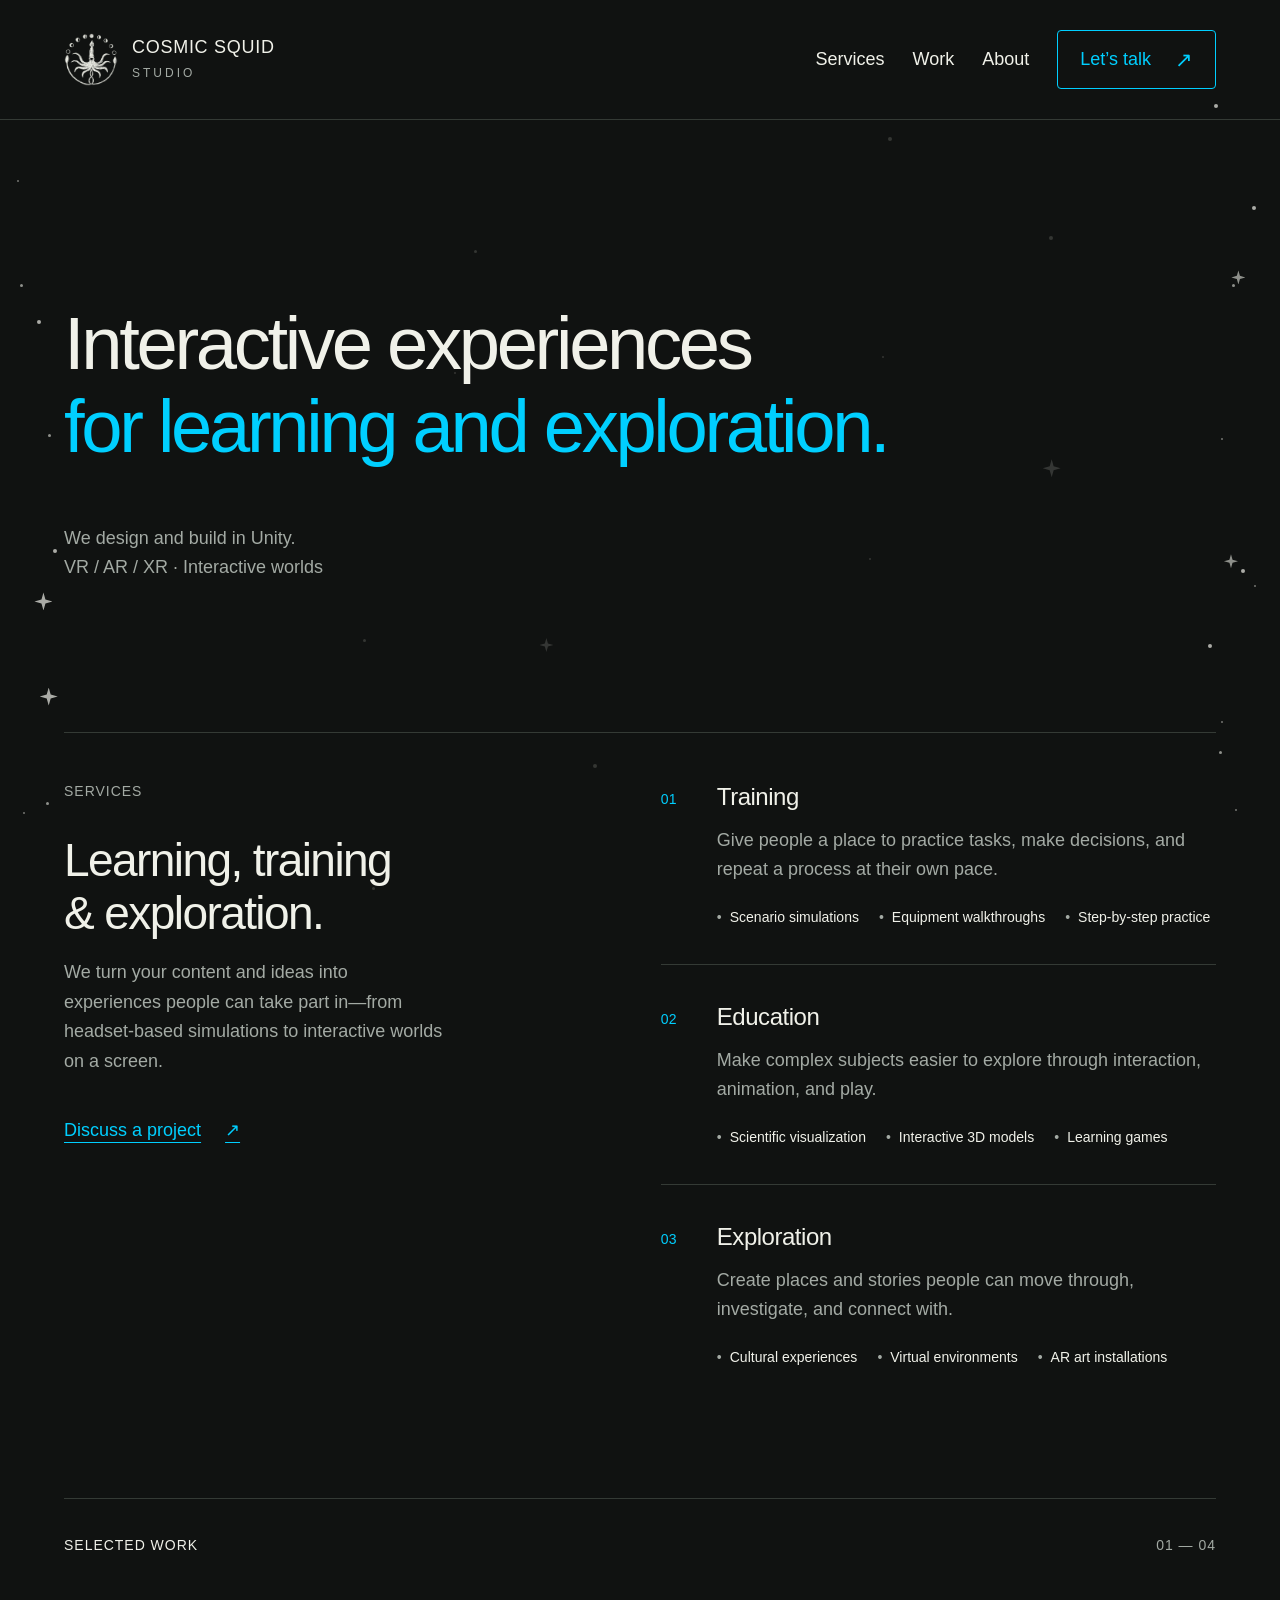
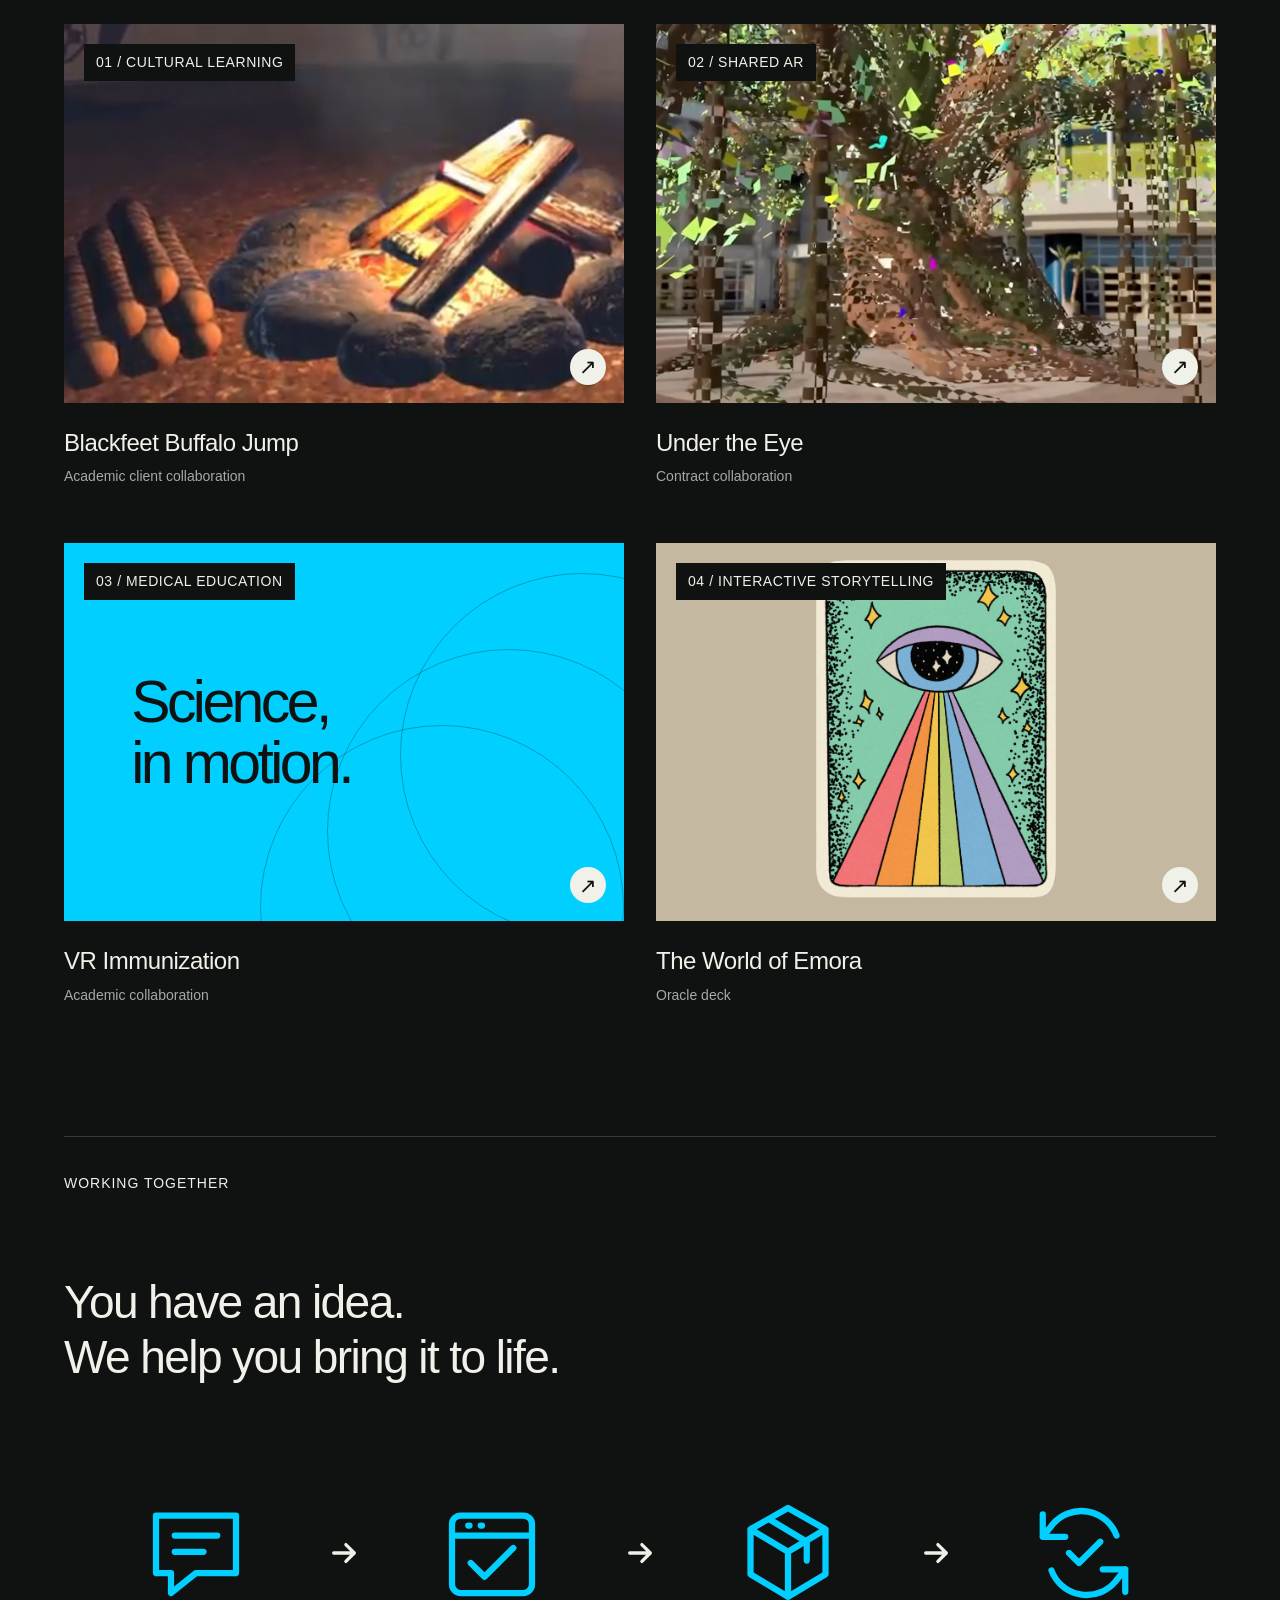
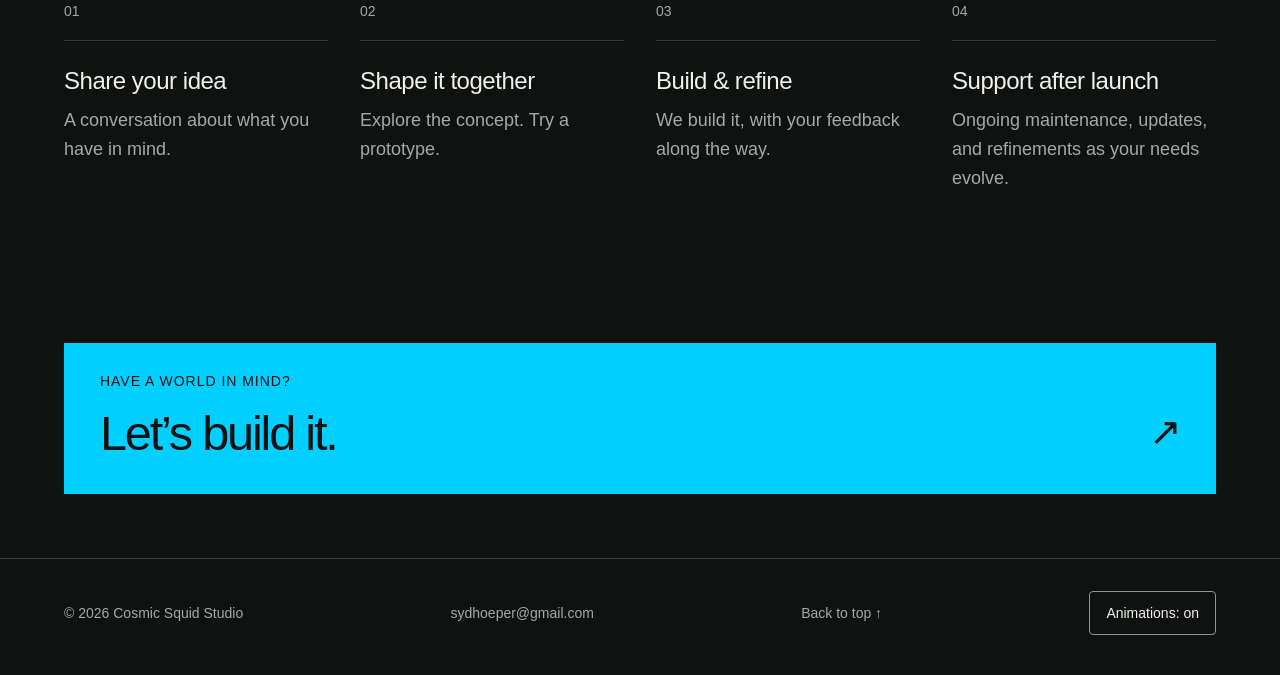
<file: index.html>
<!doctype html><html lang="en"><head><meta charset="utf-8"><meta name="viewport" content="width=device-width, initial-scale=1"><title>Learning, training &amp; exploration | Cosmic Squid Studio</title><meta name="description" content="Cosmic Squid Studio is a remote-first immersive experience studio for learning, training, and exploration. Unity, VR/AR/XR, and interactive worlds."><meta name="theme-color" content="#101211"><link rel="icon" href="favicon.ico?v=logo-2" sizes="any"><link rel="icon" type="image/png" sizes="32x32" href="assets/favicon-32.png?v=logo-2"><link rel="icon" type="image/png" sizes="192x192" href="assets/favicon-192.png?v=logo-2"><link rel="stylesheet" href="home.css?v=rounded-arrows-31"><link rel="canonical" href="https://cosmicsquidstudio.com/"><meta property="og:site_name" content="Cosmic Squid Studio"><meta property="og:type" content="website"><meta property="og:title" content="Learning, training &amp; exploration | Cosmic Squid Studio"><meta property="og:description" content="Cosmic Squid Studio is a remote-first immersive experience studio for learning, training, and exploration. Unity, VR/AR/XR, and interactive worlds."><meta property="og:url" content="https://cosmicsquidstudio.com/"><meta property="og:image" content="https://cosmicsquidstudio.com/assets/cosmic-squid-transparent.png"><meta name="twitter:card" content="summary_large_image"><script src="home-motion.js?v=audit-1" defer></script><link rel="stylesheet" href="site-shell.css?v=1"><link rel="stylesheet" href="accessibility.css?v=2"><script src="accessibility.js?v=audit-1" defer></script><link rel="stylesheet" href="site-stars.css?v=1"><script src="site-stars.js?v=audit-1" defer></script></head>
<body class="motion-home">
<a class="skip" href="#main">Skip to content</a>
<header class="header"><a class="brand" href="index.html" aria-label="Cosmic Squid Studio home"><img src="assets/cosmic-squid-transparent.png" alt="" width="54" height="54"><span>COSMIC SQUID<span>STUDIO</span></span></a><nav aria-label="Main navigation"><a href="index.html#xr">Services</a><a href="index.html#work">Work</a><a href="about.html">About</a><a class="contact-link" href="contact.html">Let’s talk <span aria-hidden="true">↗</span></a></nav></header>
<main id="main">
<section class="hero" aria-labelledby="hero-title"><h1 id="hero-title">Interactive experiences<br><span>for learning and exploration.</span></h1><div class="hero-bottom"><p>We design and build in Unity.<br>VR / AR / XR · Interactive worlds</p></div></section>
<section class="xr-uses" id="xr" aria-labelledby="xr-title">
<div class="xr-intro"><p class="eyebrow">Services</p><h2 id="xr-title">Learning, training<br>&amp; exploration.</h2><p>We turn your content and ideas into experiences people can take part in—from headset-based simulations to interactive worlds on a screen.</p><a class="xr-inquiry" href="contact.html">Discuss a project <span aria-hidden="true">↗</span></a></div>
<div class="xr-use-list">
<article><span class="use-number" aria-hidden="true">01</span><div><h3>Training</h3><p>Give people a place to practice tasks, make decisions, and repeat a process at their own pace.</p><ul class="use-examples" aria-label="Training examples"><li>Scenario simulations</li><li>Equipment walkthroughs</li><li>Step-by-step practice</li></ul></div></article>
<article><span class="use-number" aria-hidden="true">02</span><div><h3>Education</h3><p>Make complex subjects easier to explore through interaction, animation, and play.</p><ul class="use-examples" aria-label="Education examples"><li>Scientific visualization</li><li>Interactive 3D models</li><li>Learning games</li></ul></div></article>
<article><span class="use-number" aria-hidden="true">03</span><div><h3>Exploration</h3><p>Create places and stories people can move through, investigate, and connect with.</p><ul class="use-examples" aria-label="Exploration examples"><li>Cultural experiences</li><li>Virtual environments</li><li>AR art installations</li></ul></div></article>
</div></section>

<section id="work" class="work" aria-labelledby="work-title"><div class="section-label"><h2 id="work-title">Selected work</h2><span>01 — 04</span></div><div class="projects">
<a class="project" href="buffalo-jump.html"><div class="visual"><img src="images/Buffalo Jump/buffalo-jump-campfire.jpg" alt="A campfire in the Blackfeet Buffalo Jump virtual landscape"><span class="project-number">01 / CULTURAL LEARNING</span><span class="project-arrow" aria-hidden="true">↗</span></div><div class="project-caption"><h3>Blackfeet Buffalo Jump</h3><span>Academic client collaboration</span></div></a>
<a class="project" href="under-the-eye.html"><div class="visual"><img src="images/Videos/web/under-the-eye-ar-installation-poster.jpg" alt="Under the Eye shared augmented reality installation" loading="lazy"><span class="project-number">02 / SHARED AR</span><span class="project-arrow" aria-hidden="true">↗</span></div><div class="project-caption"><h3>Under the Eye</h3><span>Contract collaboration</span></div></a>
<a class="project" href="vr-immunization.html"><div class="visual science"><span class="project-number">03 / MEDICAL EDUCATION</span><div class="science-art" aria-hidden="true"><i></i><i></i><i></i><b>Science,<br>in motion.</b></div><span class="project-arrow" aria-hidden="true">↗</span></div><div class="project-caption"><h3>VR Immunization</h3><span>Academic collaboration</span></div></a>
<a class="project" href="oracle-deck.html"><div class="visual oracle"><img src="images/Oracle Deck/web/IMG_2411.PNG" alt="Hand-drawn World of Emora oracle card" loading="lazy"><span class="project-number">04 / INTERACTIVE STORYTELLING</span><span class="project-arrow" aria-hidden="true">↗</span></div><div class="project-caption"><h3>The World of Emora</h3><span>Oracle deck</span></div></a>
</div></section>
<section class="process" id="process" aria-labelledby="process-title">
<div class="section-label"><h2 id="process-title">Working together</h2></div>
<div class="process-intro"><h3>You have an idea.<br>We help you bring it to life.</h3></div>
<ol class="process-steps">
<li><div class="step-visual" aria-hidden="true"><svg viewBox="0 0 96 96"><path d="M16 18h64v46H48L28 80V64H16Z"/><path d="M31 34h34M31 47h23"/></svg><span>01</span></div><h4>Share your idea</h4><p>A conversation about what you have in mind.</p></li>
<li><div class="step-visual" aria-hidden="true"><svg viewBox="0 0 96 96"><rect x="16" y="18" width="64" height="62" rx="7"/><path d="M16 34h64M29 26h1M39 26h1M31 56l11 11 23-23"/></svg><span>02</span></div><h4>Shape it together</h4><p>Explore the concept. Try a prototype.</p></li>
<li><div class="step-visual" aria-hidden="true"><svg viewBox="0 0 96 96"><path d="m48 12 30 17v36L48 83 18 65V29Zm-30 17 30 18 30-18M48 47v36M33 21l30 18v15"/></svg><span>03</span></div><h4>Build &amp; refine</h4><p>We build it, with your feedback along the way.</p></li>
<li><div class="step-visual" aria-hidden="true"><svg viewBox="0 0 96 96"><path d="M74 34A30 30 0 0 0 23 25L15 35M15 17v18h18M22 62a30 30 0 0 0 51 9l8-10M81 79V61H63"/><path d="m36 48 8 8 17-17"/></svg><span>04</span></div><h4>Support after launch</h4><p>Ongoing maintenance, updates, and refinements as your needs evolve.</p></li>
</ol>

</section>

<section class="contact" id="contact"><p class="eyebrow">Have a world in mind?</p><a href="contact.html">Let’s build it.<span aria-hidden="true">↗</span></a></section>
</main><footer><span>© 2026 Cosmic Squid Studio</span><a href="mailto:sydhoeper@gmail.com">sydhoeper@gmail.com</a><a href="#main">Back to top ↑</a></footer>
</body></html>
</file>
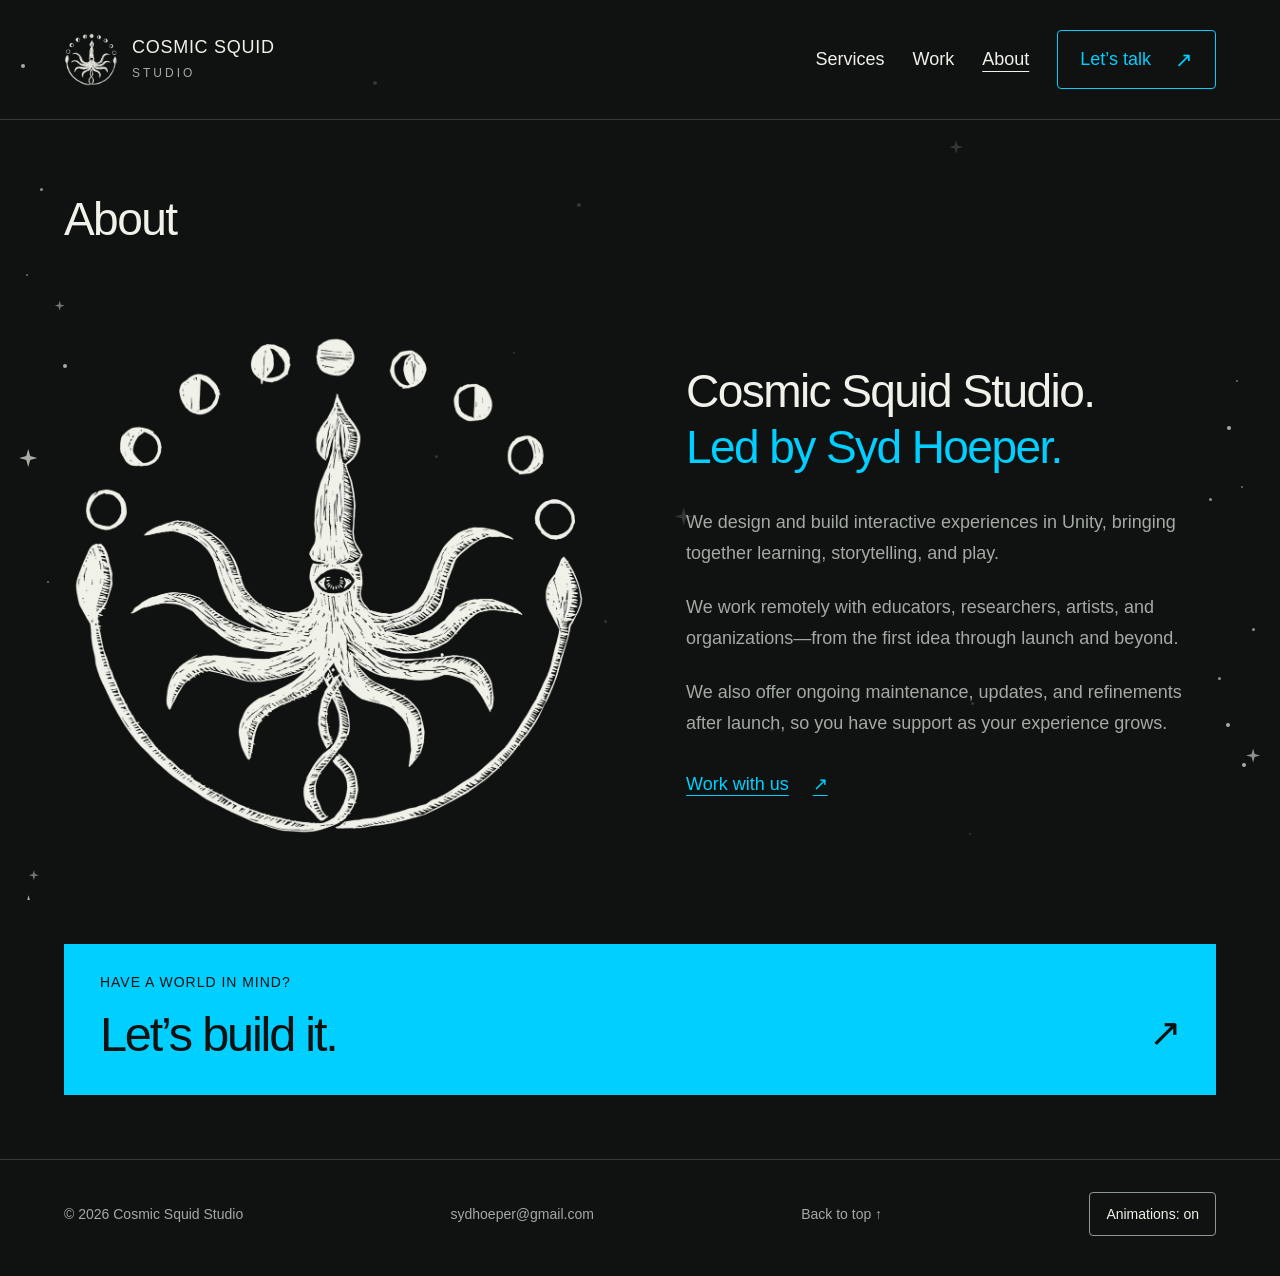
<file: about.html>
<!doctype html><html lang="en"><head><meta charset="utf-8"><meta name="viewport" content="width=device-width, initial-scale=1"><title>About | Cosmic Squid Studio</title><meta name="description" content="Cosmic Squid Studio is a remote-first immersive experience studio for learning, training, and exploration. Unity, VR/AR/XR, and interactive worlds."><meta name="theme-color" content="#101211"><link rel="icon" href="favicon.ico?v=logo-2" sizes="any"><link rel="icon" type="image/png" sizes="32x32" href="assets/favicon-32.png?v=logo-2"><link rel="icon" type="image/png" sizes="192x192" href="assets/favicon-192.png?v=logo-2"><link rel="stylesheet" href="home.css?v=compact-cta-28"><link rel="canonical" href="https://cosmicsquidstudio.com/about.html"><meta property="og:site_name" content="Cosmic Squid Studio"><meta property="og:type" content="website"><meta property="og:title" content="About | Cosmic Squid Studio"><meta property="og:description" content="Cosmic Squid Studio is a remote-first immersive experience studio for learning, training, and exploration. Unity, VR/AR/XR, and interactive worlds."><meta property="og:url" content="https://cosmicsquidstudio.com/about.html"><meta property="og:image" content="https://cosmicsquidstudio.com/assets/cosmic-squid-transparent.png"><meta name="twitter:card" content="summary_large_image"><link rel="stylesheet" href="site-shell.css?v=1"><link rel="stylesheet" href="accessibility.css?v=2"><script src="accessibility.js?v=audit-1" defer></script><link rel="stylesheet" href="site-stars.css?v=1"><script src="site-stars.js?v=audit-1" defer></script></head><body><a class="skip" href="#main">Skip to content</a><header class="header"><a class="brand" href="index.html" aria-label="Cosmic Squid Studio home"><img src="assets/cosmic-squid-transparent.png" alt="" width="54" height="54"><span>COSMIC SQUID<span>STUDIO</span></span></a><nav aria-label="Main navigation"><a href="index.html#xr">Services</a><a href="index.html#work">Work</a><a href="about.html" aria-current="page">About</a><a class="contact-link" href="contact.html">Let’s talk <span aria-hidden="true">↗</span></a></nav></header><main id="main"><section class="studio about-page" id="studio" aria-labelledby="about-title"><div class="section-label"><h1 id="about-title">About</h1></div><div class="studio-body about-body about-with-logo"><div class="about-logo"><img src="assets/cosmic-squid-transparent.png" width="2232" height="2175" alt="Cosmic Squid Studio’s hand-carved squid surrounded by moon phases"></div><div class="about-copy"><h2>Cosmic Squid Studio.<br><span>Led by Syd Hoeper.</span></h2><div id="services"><p>We design and build interactive experiences in Unity, bringing together learning, storytelling, and play.</p><p>We work remotely with educators, researchers, artists, and organizations—from the first idea through launch and beyond.</p><p>We also offer ongoing maintenance, updates, and refinements after launch, so you have support as your experience grows.</p><a class="about-contact" href="contact.html">Work with us <span aria-hidden="true">↗</span></a></div></div></div></section><section class="contact" id="contact"><p class="eyebrow">Have a world in mind?</p><a href="contact.html">Let’s build it.<span aria-hidden="true">↗</span></a></section></main><footer><span>© 2026 Cosmic Squid Studio</span><a href="mailto:sydhoeper@gmail.com">sydhoeper@gmail.com</a><a href="#main">Back to top ↑</a></footer></body></html>
</file>
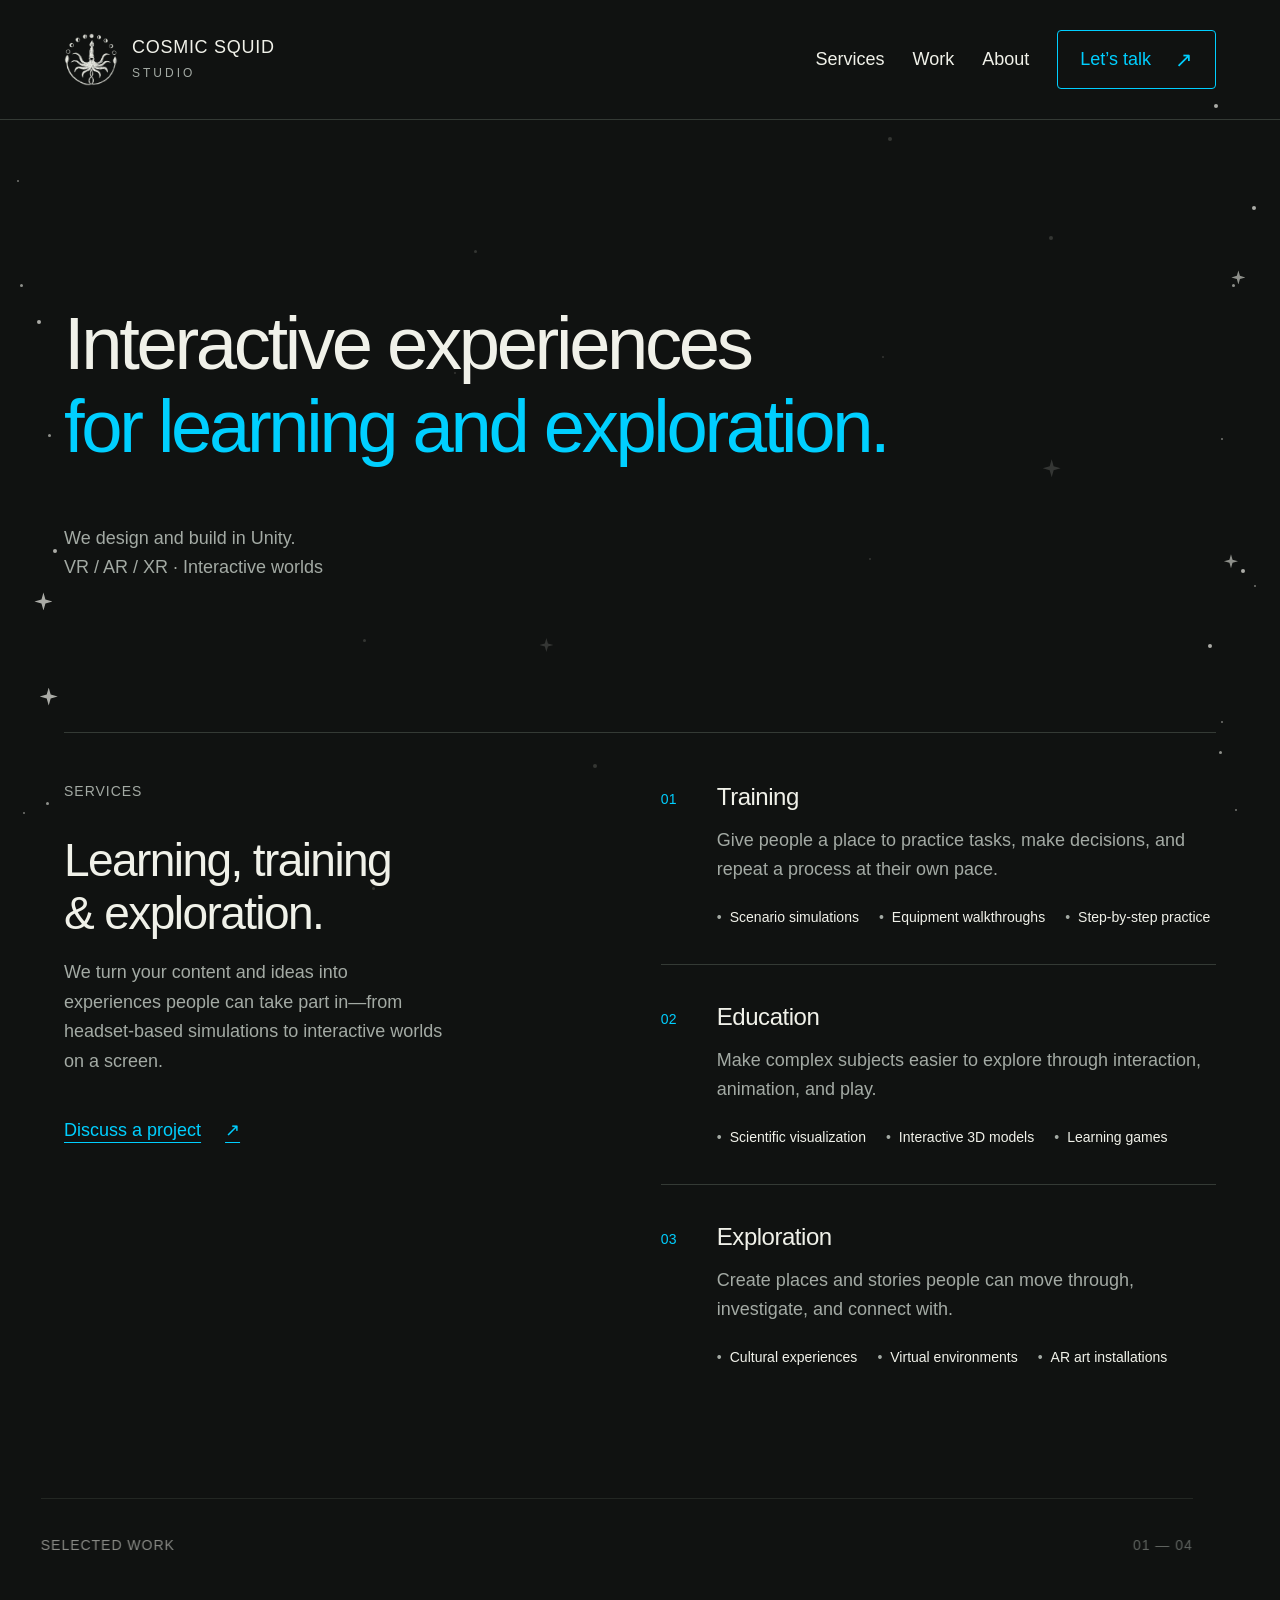
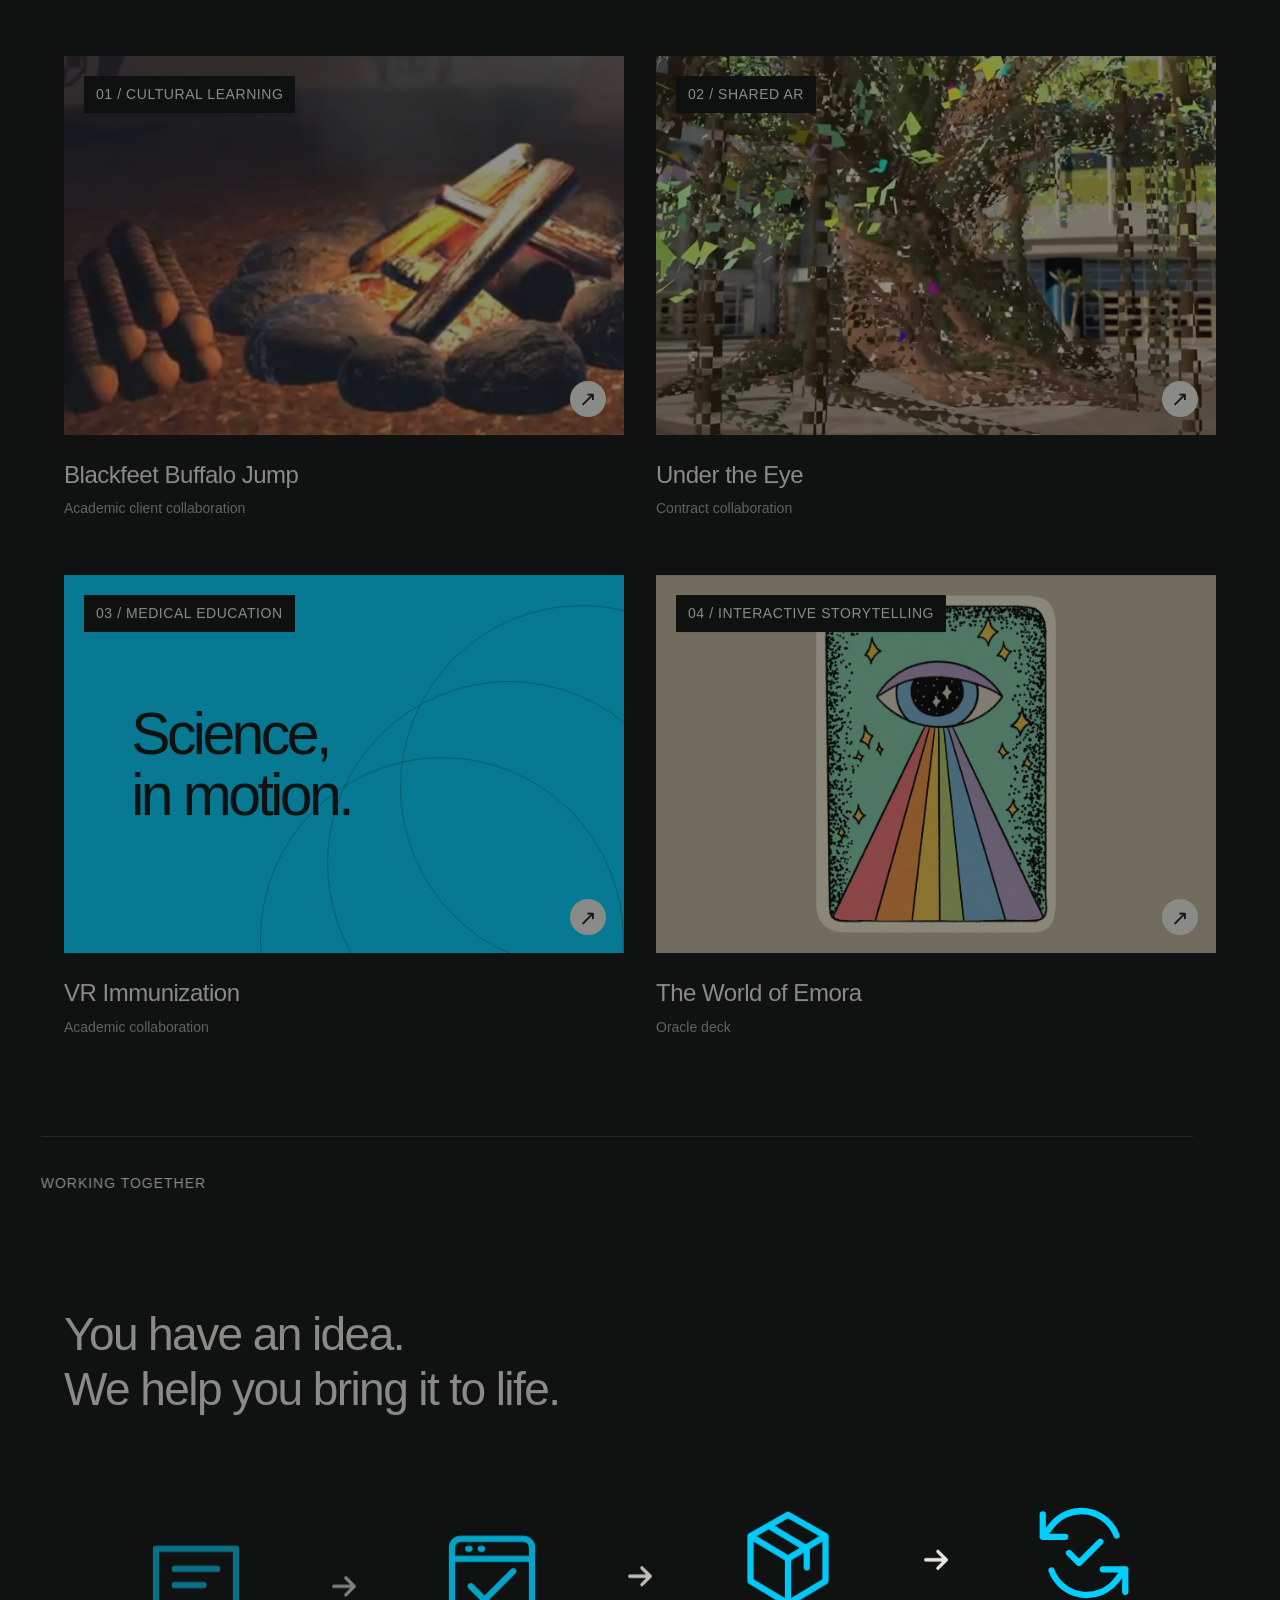
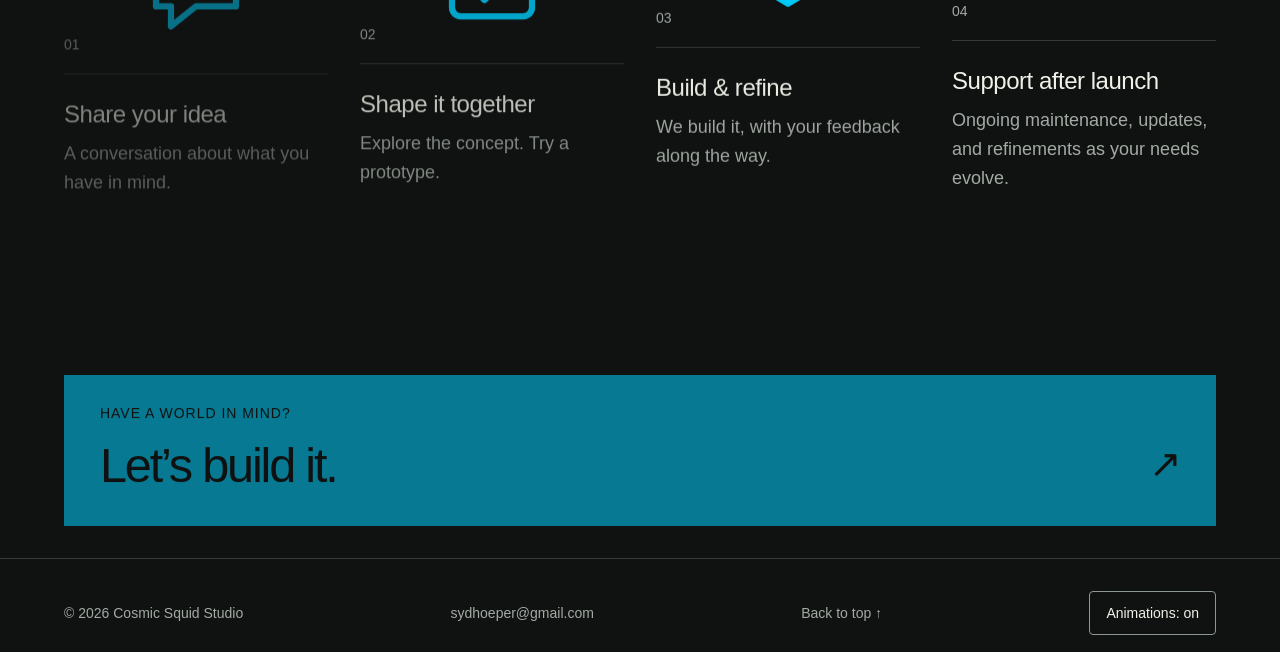
<file: aria-engine.html>
<!doctype html>
<html lang="en"><head><meta charset="utf-8"><meta name="viewport" content="width=device-width, initial-scale=1"><title>Selected work | Cosmic Squid Studio</title><meta name="robots" content="noindex"><meta http-equiv="refresh" content="0; url=index.html#work"><link rel="canonical" href="https://cosmicsquidstudio.com/"></head><body><p><a href="index.html#work">Explore selected work at Cosmic Squid Studio.</a></p></body></html>
</file>
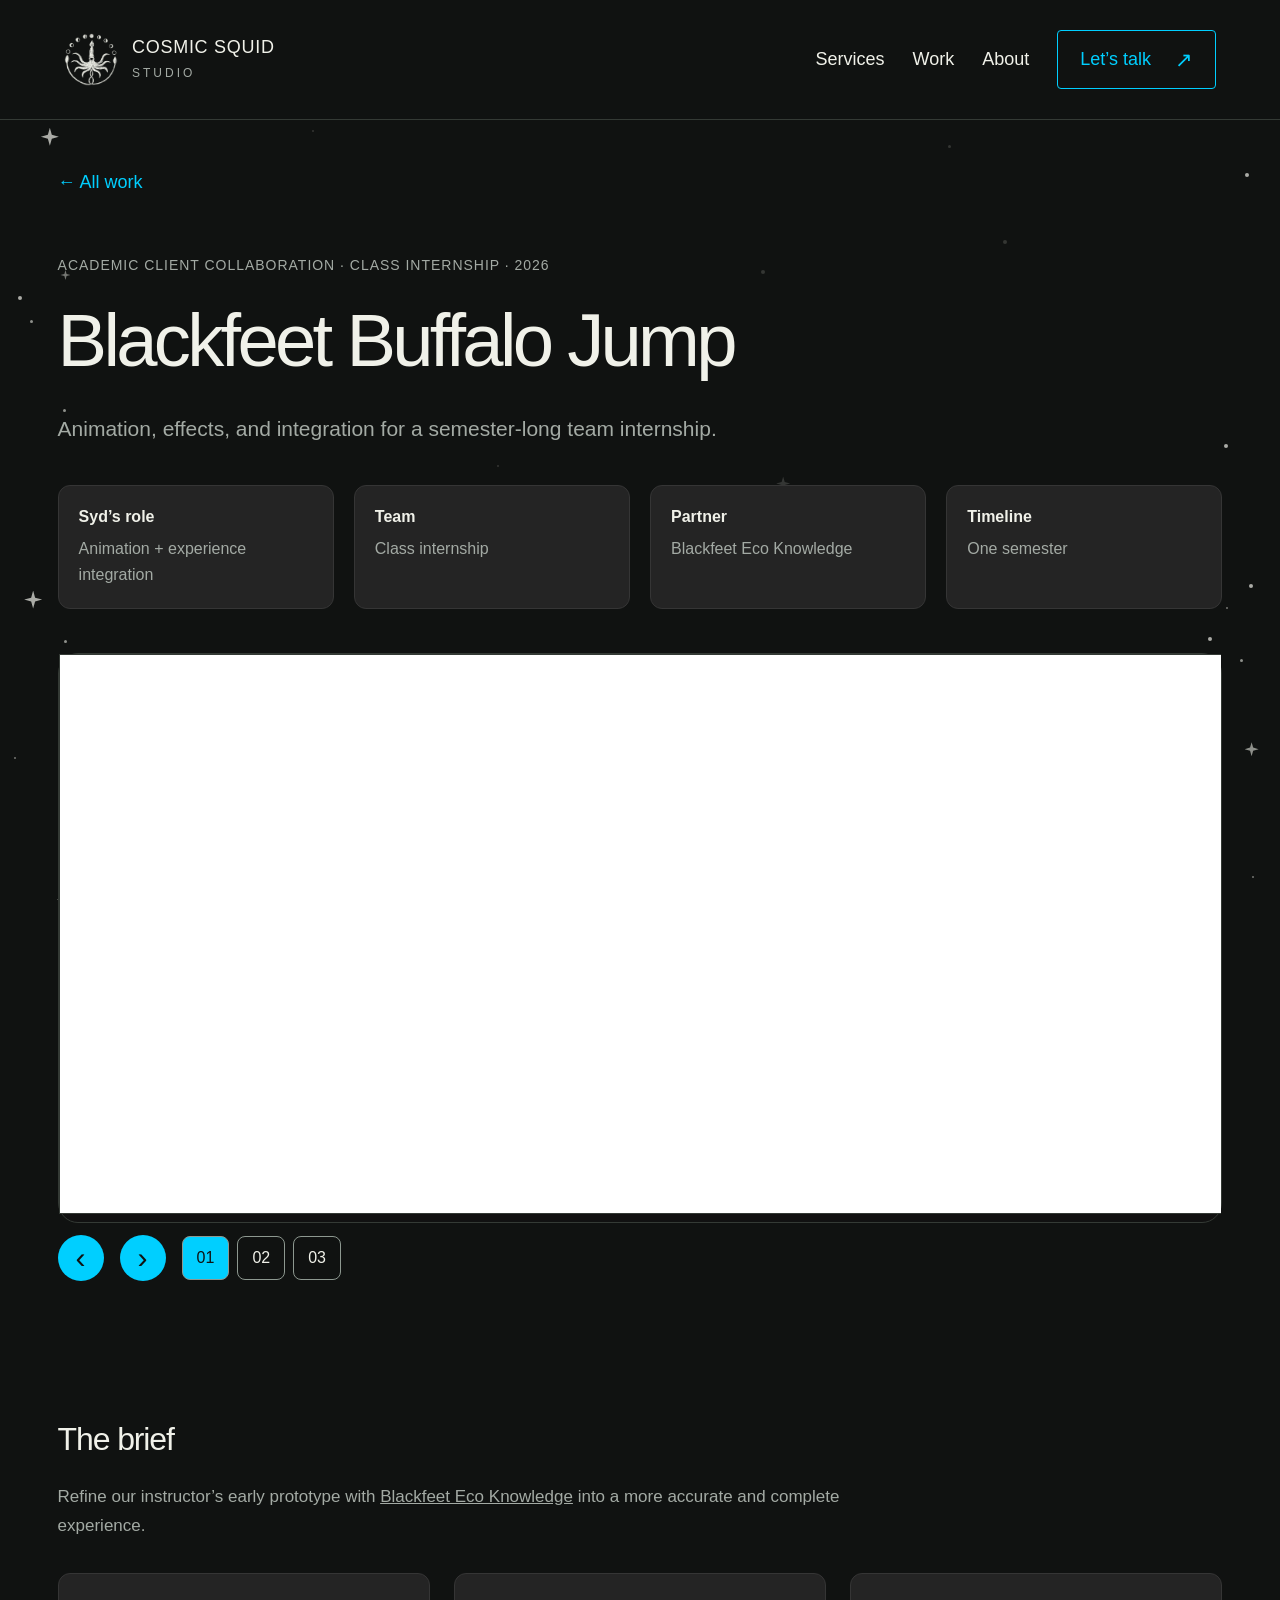
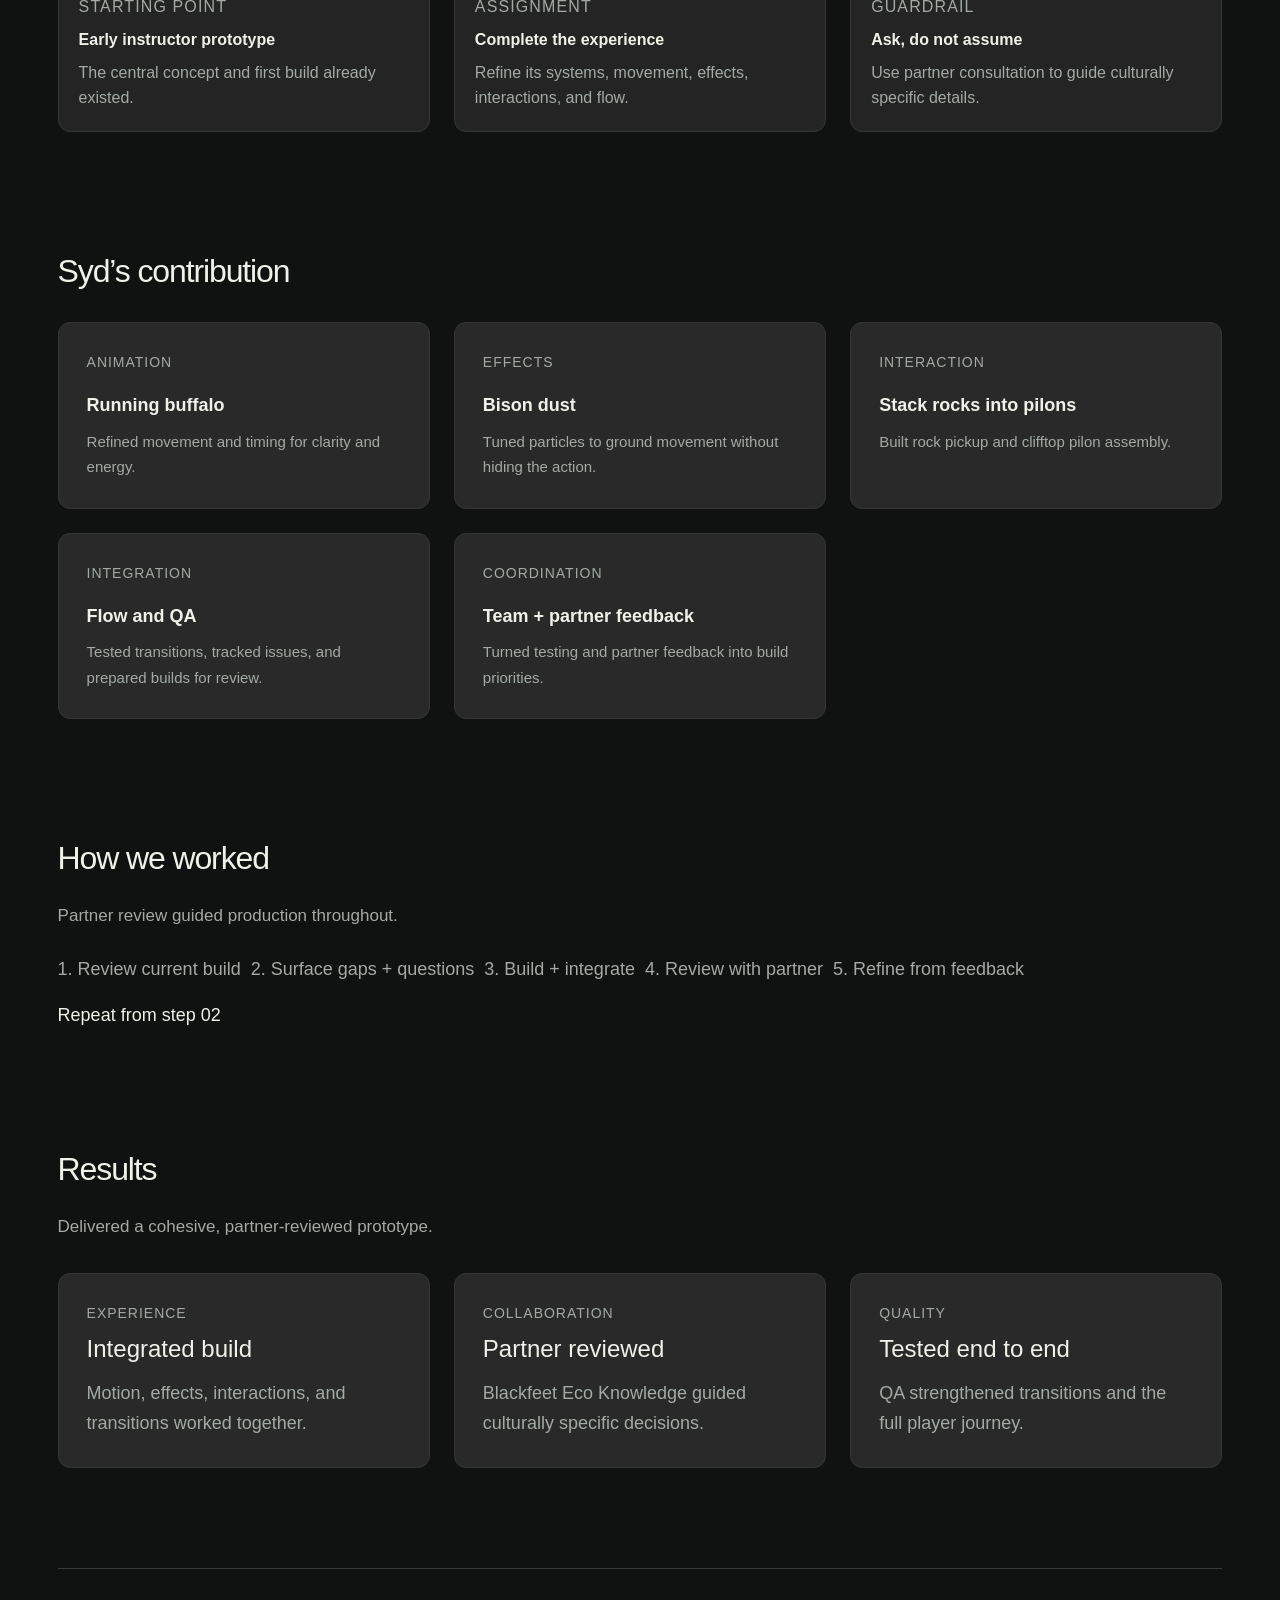
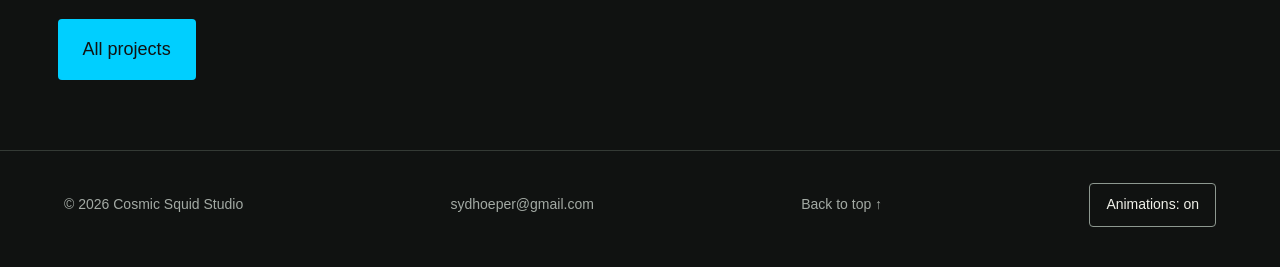
<file: buffalo-jump.html>
<!doctype html><html lang="en"><head><meta charset="utf-8"><meta name="viewport" content="width=device-width, initial-scale=1"><title>Blackfeet Buffalo Jump | Cosmic Squid Studio</title><meta name="description" content="Blackfeet Buffalo Jump: Syd Hoeper’s animation, effects, and experience integration in a class internship with Blackfeet Eco Knowledge. Academic client collaboration."><meta name="theme-color" content="#191a18"><link rel="icon" href="favicon.ico?v=logo-2" sizes="any"><link rel="icon" type="image/png" sizes="32x32" href="assets/favicon-32.png?v=logo-2"><link rel="icon" type="image/png" sizes="192x192" href="assets/favicon-192.png?v=logo-2"><link rel="stylesheet" href="style.css?v=logo-18"><script src="script.js?v=audit-1" defer></script><link rel="canonical" href="https://cosmicsquidstudio.com/buffalo-jump.html"><meta property="og:site_name" content="Cosmic Squid Studio"><meta property="og:type" content="website"><meta property="og:title" content="Blackfeet Buffalo Jump | Cosmic Squid Studio"><meta property="og:description" content="Blackfeet Buffalo Jump: Syd Hoeper’s animation, effects, and experience integration in a class internship with Blackfeet Eco Knowledge. Academic client collaboration."><meta property="og:url" content="https://cosmicsquidstudio.com/buffalo-jump.html"><meta property="og:image" content="https://cosmicsquidstudio.com/assets/cosmic-squid-transparent.png"><meta name="twitter:card" content="summary_large_image"><link rel="stylesheet" href="site-shell.css?v=1"><link rel="stylesheet" href="accessibility.css?v=2"><script src="accessibility.js?v=audit-1" defer></script><link rel="stylesheet" href="site-stars.css?v=1"><script src="site-stars.js?v=audit-1" defer></script></head><body><a class="skip" href="#main">Skip to content</a><header class="header"><a class="brand" href="index.html" aria-label="Cosmic Squid Studio home"><img src="assets/cosmic-squid-transparent.png" alt="" width="54" height="54"><span>COSMIC SQUID<span>STUDIO</span></span></a><nav aria-label="Main navigation"><a href="index.html#xr">Services</a><a href="index.html#work">Work</a><a href="about.html">About</a><a class="contact-link" href="contact.html">Let’s talk <span aria-hidden="true">↗</span></a></nav></header><main id="main" class="case-study"><a class="back" href="index.html#work">← All work</a>

<article class="buffalo-study">
  <header class="buffalo-hero">
    <span class="buffalo-eyebrow">Academic client collaboration · Class internship · 2026</span>
    <h1>Blackfeet Buffalo Jump</h1>
    <p class="buffalo-lede">Animation, effects, and integration for a semester-long team internship.</p>

    <div class="buffalo-facts" aria-label="Project facts">
      <div class="buffalo-fact"><strong>Syd’s role</strong><span>Animation + experience integration</span></div>
      <div class="buffalo-fact"><strong>Team</strong><span>Class internship</span></div>
      <div class="buffalo-fact"><strong>Partner</strong><span>Blackfeet Eco Knowledge</span></div>
      <div class="buffalo-fact"><strong>Timeline</strong><span>One semester</span></div>
    </div>

    <section class="emora-carousel buffalo-carousel" data-carousel aria-label="Buffalo Jump project video and screenshots" aria-roledescription="carousel">
      <div class="emora-carousel-viewport">
        <figure class="emora-carousel-slide" data-carousel-slide data-carousel-thumbnail-src="images/Buffalo Jump/buffalo-jump-campfire.jpg" aria-label="Video 1 of 3">
          <iframe
            src="https://www.youtube.com/embed/WnSs92t62qo?si=bgKIXpZz5OZj5cjQ&amp;enablejsapi=1"
            title="Buffalo Jump project video"
            allow="accelerometer; autoplay; clipboard-write; encrypted-media; gyroscope; picture-in-picture; web-share"
            referrerpolicy="origin"
            loading="lazy"
            allowfullscreen>
          </iframe>
        </figure>

        <figure class="emora-carousel-slide" data-carousel-slide aria-label="Slide 2 of 3" hidden>
          <img src="images/Buffalo Jump/buffalo-jump-vision.jpg" alt="Buffalo and a human figure standing on two open hands inside a smoky circular space" loading="eager" decoding="async">
        </figure>

        <figure class="emora-carousel-slide" data-carousel-slide aria-label="Slide 3 of 3" hidden>
          <img src="images/Buffalo Jump/buffalo-jump-pilons-and-herd.jpg" alt="Rock pilons and buffalo spread across a sandy hillside" loading="lazy" decoding="async">
        </figure>



      </div>

      <div class="emora-carousel-controls"><button class="emora-carousel-arrow previous" type="button" data-carousel-previous aria-label="Previous slide">&#8249;</button><button class="emora-carousel-arrow next" type="button" data-carousel-next aria-label="Next slide">&#8250;</button>
        <div class="emora-carousel-thumbnails" data-carousel-thumbnails aria-label="Choose a Buffalo Jump video or screenshot"></div>
        <p class="visually-hidden" data-carousel-status aria-live="polite">Slide 1 of 3</p>
      </div>
    </section>
  </header>

  <section class="buffalo-section">
    <div class="buffalo-section-heading">
      <h2>The brief</h2>
      <p>Refine our instructor’s early prototype with <a href="https://www.blackfeetecoknowledge.org/" target="_blank" rel="noopener noreferrer">Blackfeet Eco Knowledge</a> into a more accurate and complete experience.</p>
    </div>

    <div class="buffalo-brief-grid" aria-label="Project brief at a glance">
      <div class="buffalo-fact"><span class="buffalo-label">Starting point</span><strong>Early instructor prototype</strong><span>The central concept and first build already existed.</span></div>
      <div class="buffalo-fact"><span class="buffalo-label">Assignment</span><strong>Complete the experience</strong><span>Refine its systems, movement, effects, interactions, and flow.</span></div>
      <div class="buffalo-fact"><span class="buffalo-label">Guardrail</span><strong>Ask, do not assume</strong><span>Use partner consultation to guide culturally specific details.</span></div>
    </div>
  </section>

  <section class="buffalo-section">
    <div class="buffalo-section-heading">
      <h2>Syd’s contribution</h2>

    </div>

    <div class="buffalo-scan-list" aria-label="Syd's project responsibilities">
      <div class="buffalo-scan-row">
        <span class="buffalo-label">Animation</span>
        <strong>Running buffalo</strong>
        <p>Refined movement and timing for clarity and energy.</p>
      </div>
      <div class="buffalo-scan-row">
        <span class="buffalo-label">Effects</span>
        <strong>Bison dust</strong>
        <p>Tuned particles to ground movement without hiding the action.</p>
      </div>
      <div class="buffalo-scan-row">
        <span class="buffalo-label">Interaction</span>
        <strong>Stack rocks into pilons</strong>
        <p>Built rock pickup and clifftop pilon assembly.</p>
      </div>
      <div class="buffalo-scan-row">
        <span class="buffalo-label">Integration</span>
        <strong>Flow and QA</strong>
        <p>Tested transitions, tracked issues, and prepared builds for review.</p>
      </div>
      <div class="buffalo-scan-row">
        <span class="buffalo-label">Coordination</span>
        <strong>Team + partner feedback</strong>
        <p>Turned testing and partner feedback into build priorities.</p>
      </div>
    </div>
  </section>

  <section class="buffalo-section">
    <div class="buffalo-section-heading">
      <h2>How we worked</h2>
      <p>Partner review guided production throughout.</p>
    </div>

    <div class="buffalo-flow-loop">
      <ol class="buffalo-flow" aria-label="Project workflow">
        <li>Review current build</li>
        <li>Surface gaps + questions</li>
        <li>Build + integrate</li>
        <li>Review with partner</li>
        <li>Refine from feedback</li>
      </ol>
      <div class="buffalo-flow-return">
        <span>Repeat from step 02</span>
      </div>
    </div>

  </section>

  <section class="buffalo-section" aria-labelledby="buffalo-result-heading">
    <div class="buffalo-section-heading">
      <h2 id="buffalo-result-heading">Results</h2>
      <p>Delivered a cohesive, partner-reviewed prototype.</p>
    </div>

    <div class="buffalo-card-grid" aria-label="Project results">
      <article class="buffalo-card">
        <span class="buffalo-label">Experience</span>
        <h3>Integrated build</h3>
        <p>Motion, effects, interactions, and transitions worked together.</p>
      </article>
      <article class="buffalo-card">
        <span class="buffalo-label">Collaboration</span>
        <h3>Partner reviewed</h3>
        <p>Blackfeet Eco Knowledge guided culturally specific decisions.</p>
      </article>
      <article class="buffalo-card">
        <span class="buffalo-label">Quality</span>
        <h3>Tested end to end</h3>
        <p>QA strengthened transitions and the full player journey.</p>
      </article>
    </div>


  </section>
</article>
<div class="case-end"><a class="button" href="index.html#work">All projects</a></div></main><footer><span>© 2026 Cosmic Squid Studio</span><a href="mailto:sydhoeper@gmail.com">sydhoeper@gmail.com</a><a href="#main">Back to top ↑</a></footer></body></html>
</file>
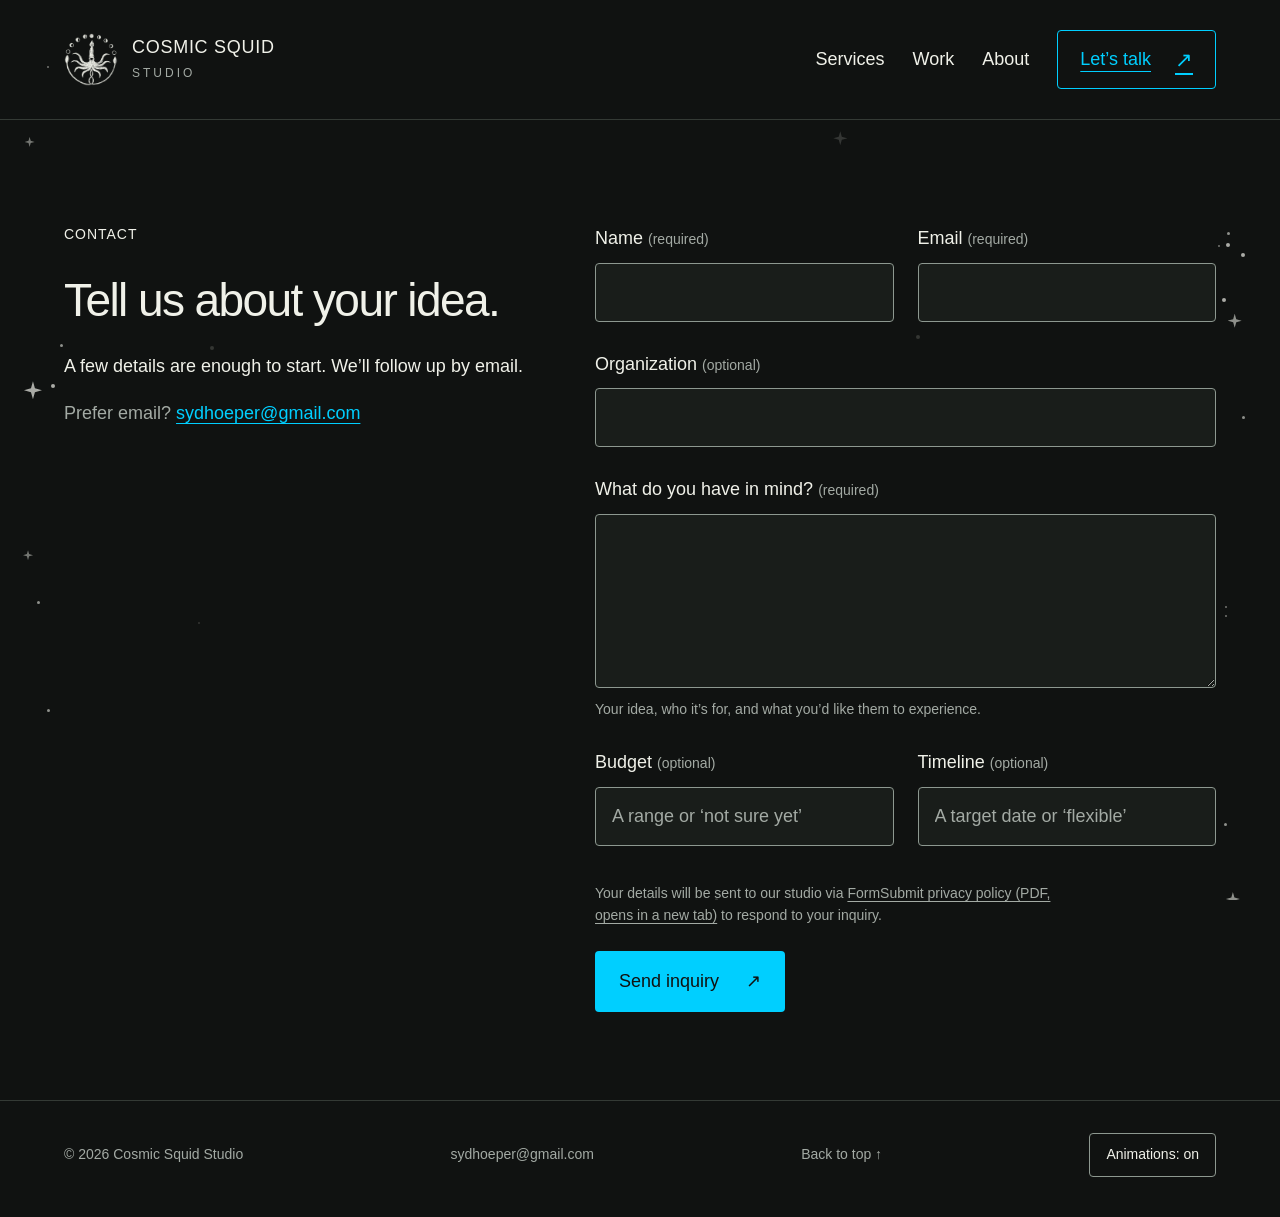
<file: contact.html>
<!doctype html><html lang="en"><head><meta charset="utf-8"><meta name="viewport" content="width=device-width, initial-scale=1"><title>Contact | Cosmic Squid Studio</title><meta name="description" content="Cosmic Squid Studio is a remote-first immersive experience studio for learning, training, and exploration. Unity, VR/AR/XR, and interactive worlds."><meta name="theme-color" content="#101211"><link rel="icon" href="favicon.ico?v=logo-2" sizes="any"><link rel="icon" type="image/png" sizes="32x32" href="assets/favicon-32.png?v=logo-2"><link rel="icon" type="image/png" sizes="192x192" href="assets/favicon-192.png?v=logo-2"><link rel="stylesheet" href="home.css?v=stars-all-25"><link rel="canonical" href="https://cosmicsquidstudio.com/contact.html"><meta property="og:site_name" content="Cosmic Squid Studio"><meta property="og:type" content="website"><meta property="og:title" content="Contact | Cosmic Squid Studio"><meta property="og:description" content="Cosmic Squid Studio is a remote-first immersive experience studio for learning, training, and exploration. Unity, VR/AR/XR, and interactive worlds."><meta property="og:url" content="https://cosmicsquidstudio.com/contact.html"><meta property="og:image" content="https://cosmicsquidstudio.com/assets/cosmic-squid-transparent.png"><meta name="twitter:card" content="summary_large_image"><link rel="stylesheet" href="site-shell.css?v=1"><link rel="stylesheet" href="accessibility.css?v=2"><script src="accessibility.js?v=audit-1" defer></script><link rel="stylesheet" href="site-stars.css?v=1"><script src="site-stars.js?v=audit-1" defer></script></head><body><a class="skip" href="#main">Skip to content</a><header class="header"><a class="brand" href="index.html" aria-label="Cosmic Squid Studio home"><img src="assets/cosmic-squid-transparent.png" alt="" width="54" height="54"><span>COSMIC SQUID<span>STUDIO</span></span></a><nav aria-label="Main navigation"><a href="index.html#xr">Services</a><a href="index.html#work">Work</a><a href="about.html">About</a><a class="contact-link" href="contact.html" aria-current="page">Let’s talk <span aria-hidden="true">↗</span></a></nav></header><main id="main"><section class="contact intake" id="contact" aria-labelledby="contact-title">
<div class="intake-heading"><p class="eyebrow">Contact</p><h1 id="contact-title">Tell us about your idea.</h1><p>A few details are enough to start. We’ll follow up by email.</p><p class="direct-email">Prefer email? <a href="mailto:sydhoeper@gmail.com">sydhoeper@gmail.com</a></p></div>
<form action="https://formsubmit.co/sydhoeper@gmail.com" method="POST" class="intake-form">
<input type="hidden" name="_subject" value="New project inquiry — Cosmic Squid Studio">
<input type="hidden" name="_template" value="table">
<input type="hidden" name="_next" value="https://cosmicsquidstudio.com/thank-you.html">
<div class="form-field"><label for="inquiry-name">Name <span>(required)</span></label><input id="inquiry-name" name="name" autocomplete="name" maxlength="150" required></div>
<div class="form-field"><label for="inquiry-email">Email <span>(required)</span></label><input id="inquiry-email" type="email" name="email" autocomplete="email" maxlength="254" required></div>
<div class="form-field form-wide"><label for="inquiry-organization">Organization <span>(optional)</span></label><input id="inquiry-organization" name="organization" autocomplete="organization" maxlength="200"></div>
<div class="form-field form-wide"><label for="inquiry-project">What do you have in mind? <span>(required)</span></label><textarea id="inquiry-project" name="project" rows="5" maxlength="5000" required aria-describedby="project-hint"></textarea><p id="project-hint" class="field-hint">Your idea, who it’s for, and what you’d like them to experience.</p></div>
<div class="form-field"><label for="inquiry-budget">Budget <span>(optional)</span></label><input id="inquiry-budget" name="budget" maxlength="150" placeholder="A range or ‘not sure yet’"></div>
<div class="form-field"><label for="inquiry-timing">Timeline <span>(optional)</span></label><input id="inquiry-timing" name="timeline" maxlength="150" placeholder="A target date or ‘flexible’"></div>
<div class="form-wide form-bottom"><p>Your details will be sent to our studio via <a href="https://formsubmit.co/privacy.pdf" target="_blank" rel="noopener noreferrer">FormSubmit privacy policy (PDF, opens in a new tab)</a> to respond to your inquiry.</p><button type="submit">Send inquiry <span aria-hidden="true">↗</span></button></div>
</form></section></main><footer><span>© 2026 Cosmic Squid Studio</span><a href="mailto:sydhoeper@gmail.com">sydhoeper@gmail.com</a><a href="#main">Back to top ↑</a></footer></body></html>
</file>
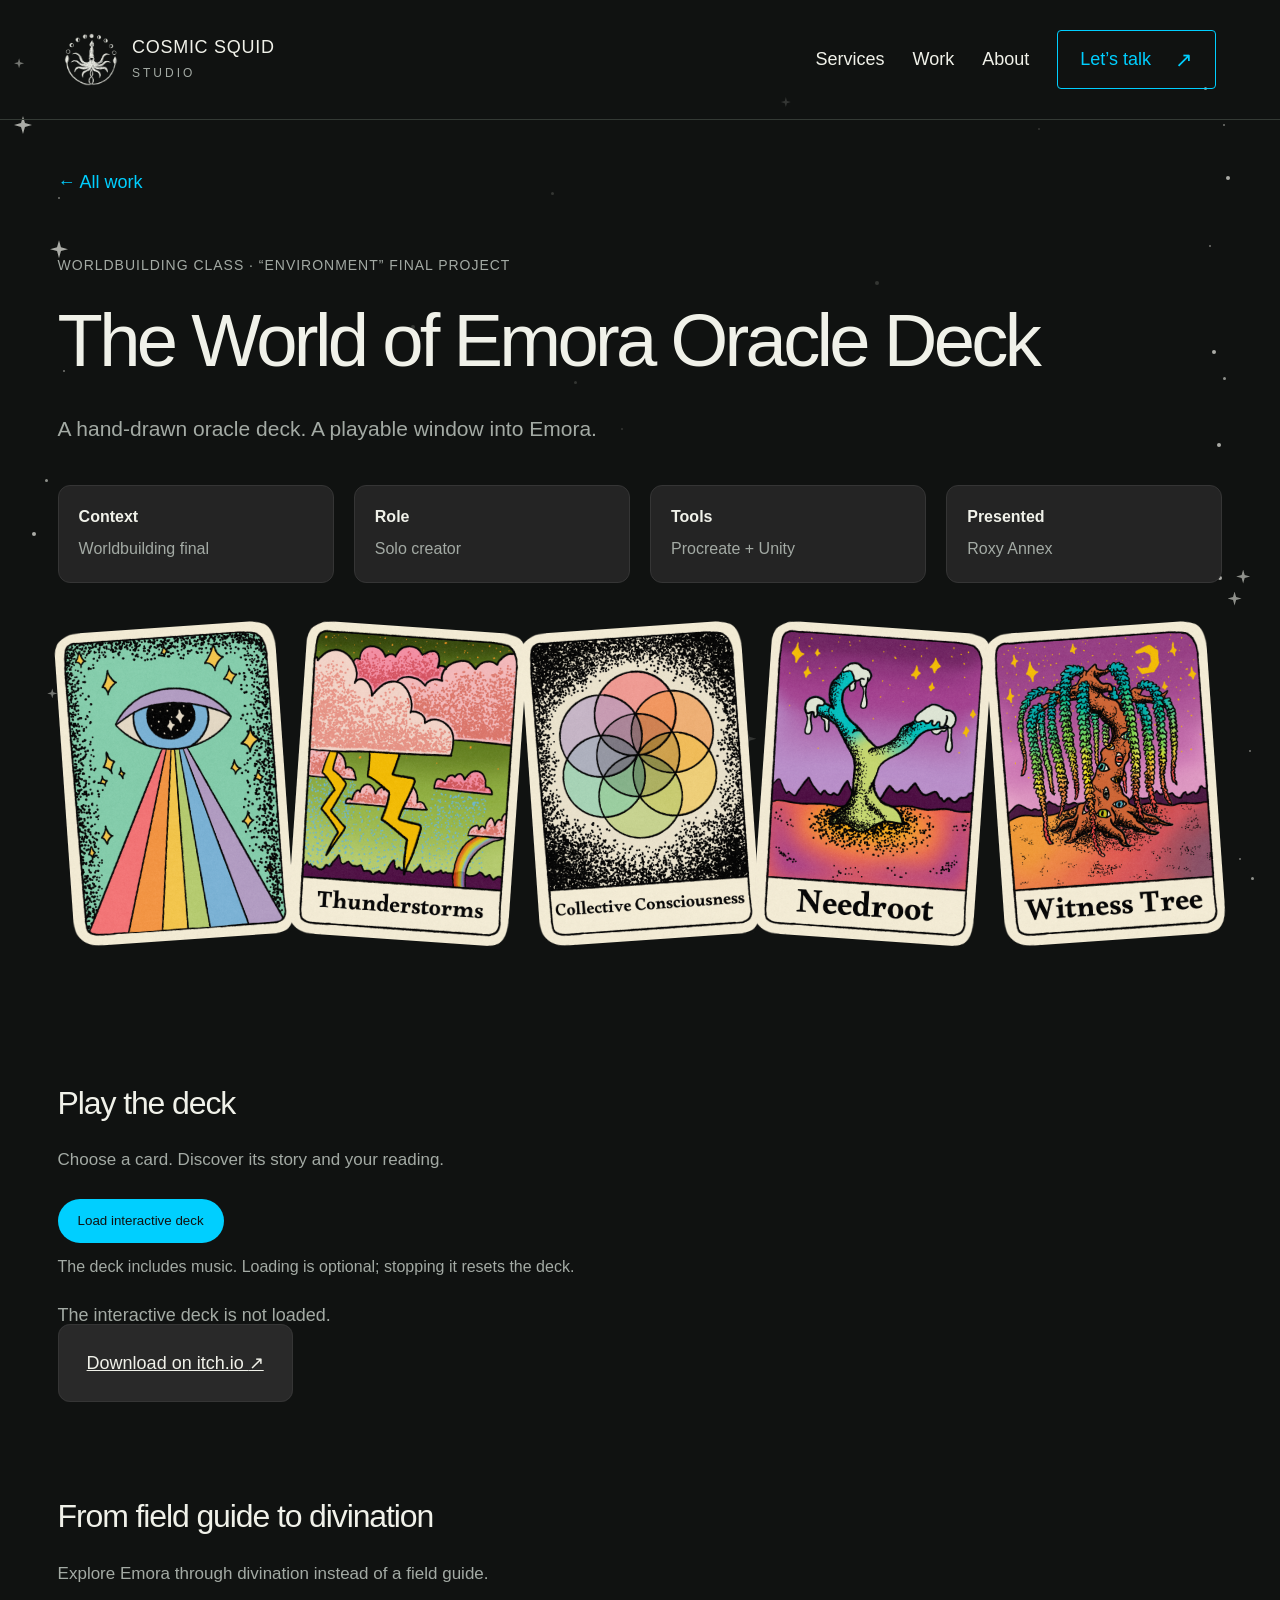
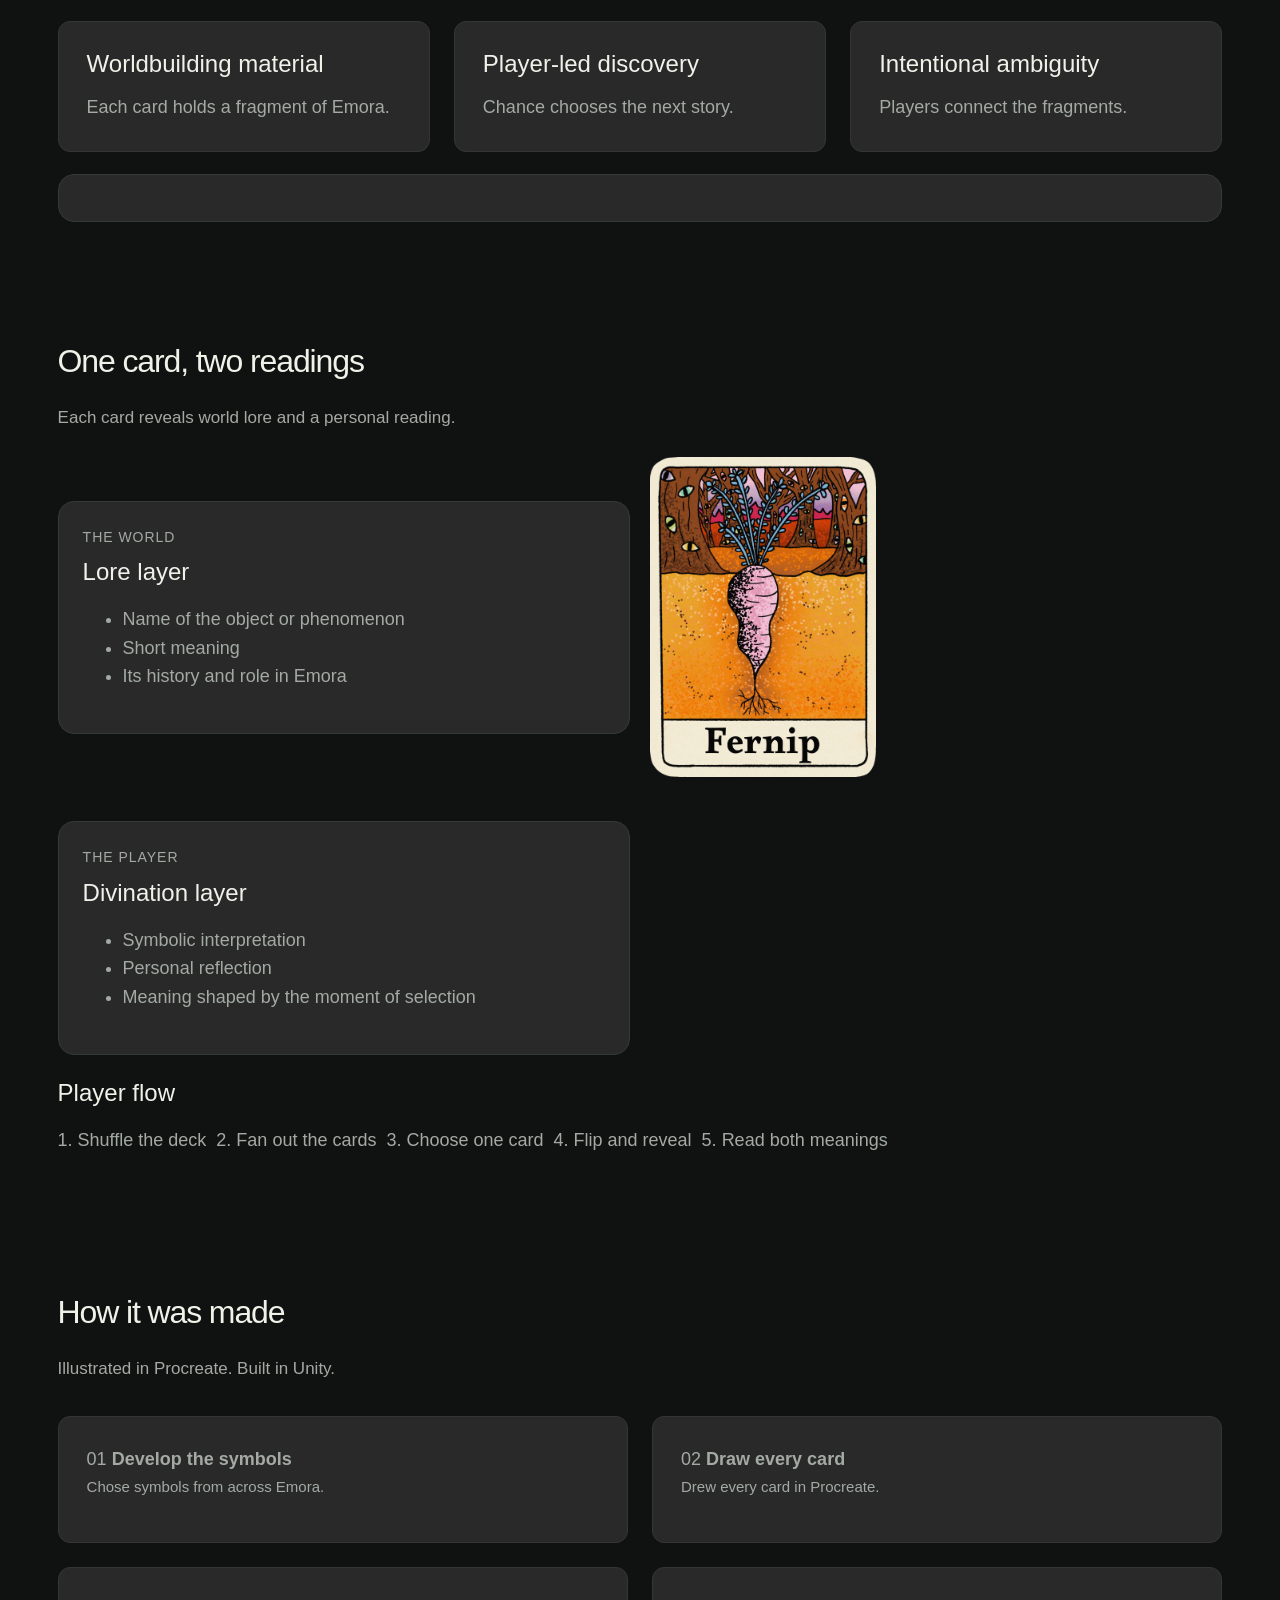
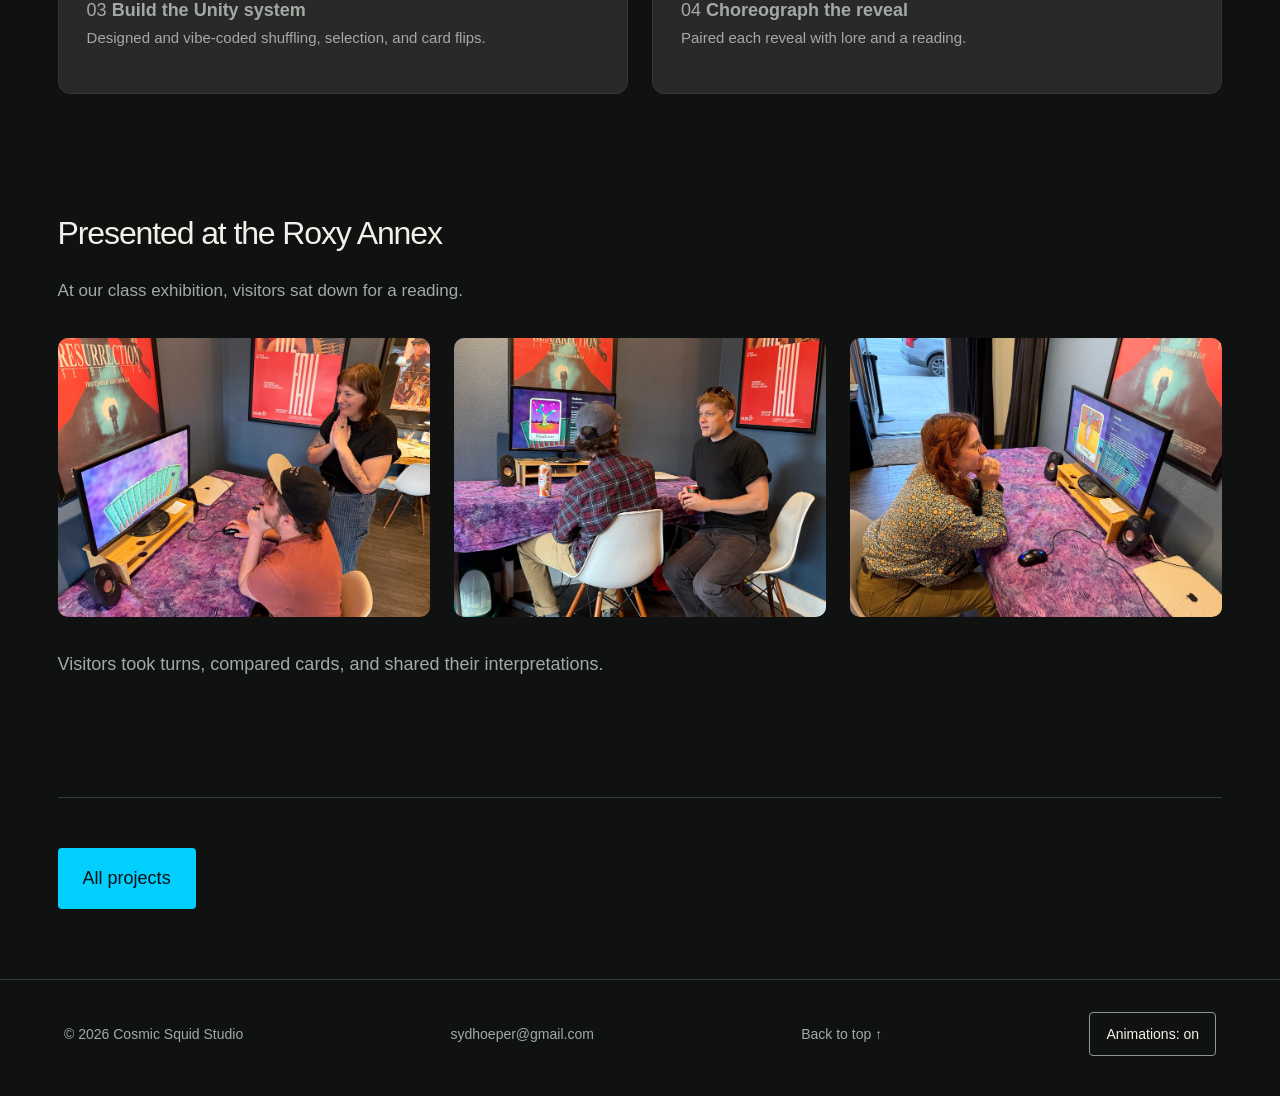
<file: oracle-deck.html>
<!doctype html><html lang="en"><head><meta charset="utf-8"><meta name="viewport" content="width=device-width, initial-scale=1"><title>The World of Emora | Cosmic Squid Studio</title><meta name="description" content="The World of Emora: hand-drawn oracle cards, interactive storytelling, and playable divination by Syd Hoeper."><meta name="theme-color" content="#191a18"><link rel="icon" href="favicon.ico?v=logo-2" sizes="any"><link rel="icon" type="image/png" sizes="32x32" href="assets/favicon-32.png?v=logo-2"><link rel="icon" type="image/png" sizes="192x192" href="assets/favicon-192.png?v=logo-2"><link rel="stylesheet" href="style.css?v=logo-18"><script src="script.js?v=audit-1" defer></script><link rel="canonical" href="https://cosmicsquidstudio.com/oracle-deck.html"><meta property="og:site_name" content="Cosmic Squid Studio"><meta property="og:type" content="website"><meta property="og:title" content="The World of Emora | Cosmic Squid Studio"><meta property="og:description" content="The World of Emora: hand-drawn oracle cards, interactive storytelling, and playable divination by Syd Hoeper."><meta property="og:url" content="https://cosmicsquidstudio.com/oracle-deck.html"><meta property="og:image" content="https://cosmicsquidstudio.com/assets/cosmic-squid-transparent.png"><meta name="twitter:card" content="summary_large_image"><link rel="stylesheet" href="site-shell.css?v=1"><link rel="stylesheet" href="accessibility.css?v=2"><script src="accessibility.js?v=audit-1" defer></script><link rel="stylesheet" href="site-stars.css?v=1"><script src="site-stars.js?v=audit-1" defer></script></head><body><a class="skip" href="#main">Skip to content</a><header class="header"><a class="brand" href="index.html" aria-label="Cosmic Squid Studio home"><img src="assets/cosmic-squid-transparent.png" alt="" width="54" height="54"><span>COSMIC SQUID<span>STUDIO</span></span></a><nav aria-label="Main navigation"><a href="index.html#xr">Services</a><a href="index.html#work">Work</a><a href="about.html">About</a><a class="contact-link" href="contact.html">Let’s talk <span aria-hidden="true">↗</span></a></nav></header><main id="main" class="case-study"><a class="back" href="index.html#work">← All work</a>

<article class="oracle-study">
  <header class="oracle-hero">
    <span class="oracle-eyebrow">Worldbuilding class · “Environment” final project</span>
    <h1>The World of Emora Oracle Deck</h1>
    <p class="oracle-lede">A hand-drawn oracle deck. A playable window into Emora.</p>

    <div class="oracle-facts" aria-label="Project facts">
      <div class="oracle-fact"><strong>Context</strong><span>Worldbuilding final</span></div>
      <div class="oracle-fact"><strong>Role</strong><span>Solo creator</span></div>
      <div class="oracle-fact"><strong>Tools</strong><span>Procreate + Unity</span></div>
      <div class="oracle-fact"><strong>Presented</strong><span>Roxy Annex</span></div>
    </div>

    <div class="oracle-card-fan" aria-label="Five cards from The World of Emora Oracle Deck">
      <img src="images/Oracle Deck/web/IMG_2411.PNG" alt="Oracle card showing an eye above a rainbow path" loading="eager" decoding="async">
      <img src="images/Oracle Deck/web/IMG_2424.PNG" alt="Thunderstorms oracle card" loading="eager" decoding="async">
      <img src="images/Oracle Deck/web/IMG_2498.PNG" alt="Collective Consciousness oracle card" loading="eager" decoding="async">
      <img src="images/Oracle Deck/web/IMG_2503.PNG" alt="Needroot oracle card" loading="eager" decoding="async">
      <img src="images/Oracle Deck/web/IMG_2506.PNG" alt="Witness Tree oracle card" loading="eager" decoding="async">
    </div>
  </header>

  <section class="oracle-section" aria-labelledby="oracle-play-heading">
    <div class="oracle-section-heading">
      <h2 id="oracle-play-heading">Play the deck</h2>
      <p>Choose a card. Discover its story and your reading.</p>
    </div>

    <div class="oracle-demo-frame">
      <div class="oracle-game-controls">
        <button class="oracle-audio-toggle ui-action" type="button" data-game-audio-toggle>Load interactive deck</button>
        <p>The deck includes music. Loading is optional; stopping it resets the deck.</p>
      </div>

      <div class="itch-widget" data-game-embed data-embed-crop-height="580">
        <iframe
          data-src="https://itch.io/embed-upload/18815415?color=ffffff"
          hidden
          data-game-frame
          width="980"
          height="640"
          title="Play The World of Emora: Digital Oracle Deck on itch.io"
          loading="lazy"
          allowfullscreen
        >
          <a href="https://cosmicsquid46.itch.io/the-world-of-emora-digital-oracle-deck-desktop">Play The World of Emora: Digital Oracle Deck on itch.io</a>
        </iframe>
        <p class="oracle-game-stopped" data-game-stopped-message role="status">The interactive deck is not loaded.</p>
      </div>
    </div>

    <a class="oracle-download-card" href="https://cosmicsquid46.itch.io/the-world-of-emora-digital-oracle-deck-desktop" target="_blank" rel="noopener noreferrer">
      <span>Download on itch.io <span class="visually-hidden">(opens in a new tab)</span></span>
      <span aria-hidden="true">↗</span>
    </a>
  </section>

  <section class="oracle-section" aria-labelledby="oracle-shift-heading">
    <div class="oracle-section-heading">
      <h2 id="oracle-shift-heading">From field guide to divination</h2>
      <p>Explore Emora through divination instead of a field guide.</p>
    </div>

    <div class="oracle-card-grid">
      <article class="oracle-card">
        <h3>Worldbuilding material</h3>
        <p>Each card holds a fragment of Emora.</p>
      </article>
      <article class="oracle-card">
        <h3>Player-led discovery</h3>
        <p>Chance chooses the next story.</p>
      </article>
      <article class="oracle-card">
        <h3>Intentional ambiguity</h3>
        <p>Players connect the fragments.</p>
      </article>
    </div>

    <aside class="oracle-callout">

    </aside>
  </section>

  <section class="oracle-section" aria-labelledby="oracle-two-readings-heading">
    <div class="oracle-section-heading">
      <h2 id="oracle-two-readings-heading">One card, two readings</h2>
      <p>Each card reveals world lore and a personal reading.</p>
    </div>

    <div class="oracle-double-reading">
      <article class="oracle-reading">
        <span class="oracle-label">The world</span>
        <h3>Lore layer</h3>
        <ul>
          <li>Name of the object or phenomenon</li>
          <li>Short meaning</li>
          <li>Its history and role in Emora</li>
        </ul>
      </article>

      <img src="images/Oracle Deck/web/IMG_2499.PNG" alt="Mycorrhizal Network oracle card" loading="lazy" decoding="async">

      <article class="oracle-reading">
        <span class="oracle-label">The player</span>
        <h3>Divination layer</h3>
        <ul>
          <li>Symbolic interpretation</li>
          <li>Personal reflection</li>
          <li>Meaning shaped by the moment of selection</li>
        </ul>
      </article>
    </div>

    <h3 class="oracle-subheading">Player flow</h3>

    <ol class="oracle-flow" aria-label="Oracle deck interaction flow">
      <li data-step="01">Shuffle the deck</li>
      <li data-step="02">Fan out the cards</li>
      <li data-step="03">Choose one card</li>
      <li data-step="04">Flip and reveal</li>
      <li data-step="05">Read both meanings</li>
    </ol>
  </section>

  <section class="oracle-section" aria-labelledby="oracle-making-heading">
    <div class="oracle-section-heading">
      <h2 id="oracle-making-heading">How it was made</h2>
      <p>Illustrated in Procreate. Built in Unity.</p>
    </div>

    <ol class="oracle-build-list">
      <li>
        <span>01</span>
        <strong>Develop the symbols</strong>
        <p>Chose symbols from across Emora.</p>
      </li>
      <li>
        <span>02</span>
        <strong>Draw every card</strong>
        <p>Drew every card in Procreate.</p>
      </li>
      <li>
        <span>03</span>
        <strong>Build the Unity system</strong>
        <p>Designed and vibe-coded shuffling, selection, and card flips.</p>
      </li>
      <li>
        <span>04</span>
        <strong>Choreograph the reveal</strong>
        <p>Paired each reveal with lore and a reading.</p>
      </li>
    </ol>


  </section>

  <section class="oracle-section" aria-labelledby="oracle-presentation-heading">
    <div class="oracle-section-heading">
      <h2 id="oracle-presentation-heading">Presented at the Roxy Annex</h2>
      <p>At our class exhibition, visitors sat down for a reading.</p>
    </div>

    <div class="oracle-presentation-gallery" aria-label="Oracle Deck presentation at the Roxy Annex">
      <figure><img src="images/Oracle Deck/presentation/IMG_1285.jpg" alt="A visitor playing the Oracle Deck at Syd's table installation while Syd watches" loading="lazy" decoding="async"></figure>
      <figure><img src="images/Oracle Deck/presentation/IMG_1282.jpg" alt="Two visitors beside the Oracle Deck installation with the Needroot card displayed" loading="lazy" decoding="async"></figure>
      <figure><img src="images/Oracle Deck/presentation/IMG_1287.jpg" alt="A visitor reading the Fernip card at the Oracle Deck installation" loading="lazy" decoding="async"></figure>
    </div>

    <p class="oracle-presentation-note">Visitors took turns, compared cards, and shared their interpretations.</p>
  </section>
</article>
<div class="case-end"><a class="button" href="index.html#work">All projects</a></div></main><footer><span>© 2026 Cosmic Squid Studio</span><a href="mailto:sydhoeper@gmail.com">sydhoeper@gmail.com</a><a href="#main">Back to top ↑</a></footer></body></html>
</file>
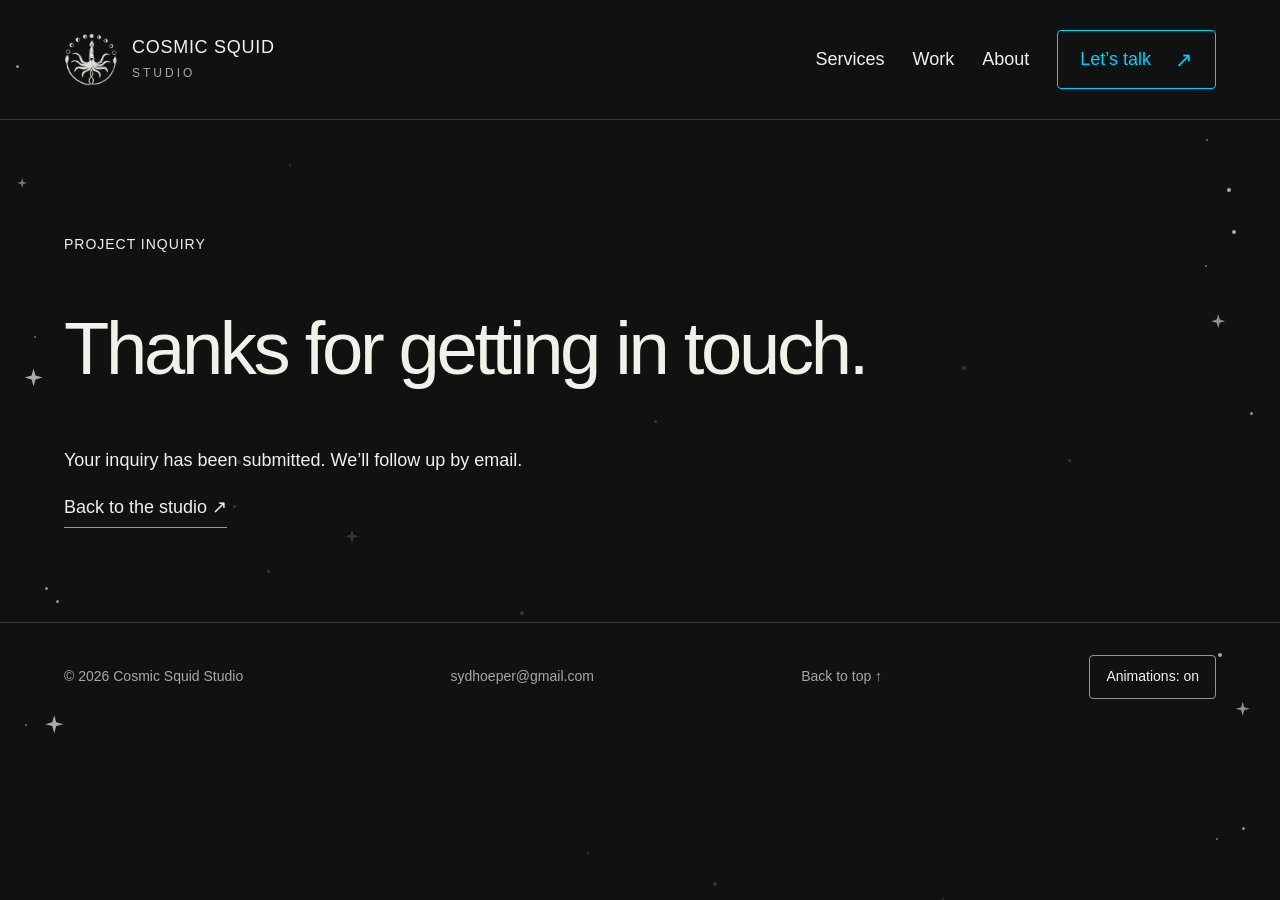
<file: thank-you.html>
<!doctype html><html lang="en"><head><meta charset="utf-8"><meta name="viewport" content="width=device-width, initial-scale=1"><title>Thank you | Cosmic Squid Studio</title><meta name="description" content="Cosmic Squid Studio is a remote-first immersive experience studio for learning, training, and exploration. Unity, VR/AR/XR, and interactive worlds."><meta name="theme-color" content="#101211"><link rel="icon" href="favicon.ico?v=logo-2" sizes="any"><link rel="icon" type="image/png" sizes="32x32" href="assets/favicon-32.png?v=logo-2"><link rel="icon" type="image/png" sizes="192x192" href="assets/favicon-192.png?v=logo-2"><link rel="stylesheet" href="home.css?v=stars-all-25"><meta name="robots" content="noindex"><meta property="og:site_name" content="Cosmic Squid Studio"><meta property="og:type" content="website"><meta property="og:title" content="Thank you | Cosmic Squid Studio"><meta property="og:description" content="Cosmic Squid Studio is a remote-first immersive experience studio for learning, training, and exploration. Unity, VR/AR/XR, and interactive worlds."><meta property="og:url" content="https://cosmicsquidstudio.com/thank-you.html"><meta property="og:image" content="https://cosmicsquidstudio.com/assets/cosmic-squid-transparent.png"><meta name="twitter:card" content="summary_large_image"><link rel="stylesheet" href="site-shell.css?v=1"><link rel="stylesheet" href="accessibility.css?v=2"><script src="accessibility.js?v=audit-1" defer></script><link rel="stylesheet" href="site-stars.css?v=1"><script src="site-stars.js?v=audit-1" defer></script></head><body><a class="skip" href="#main">Skip to content</a><header class="header"><a class="brand" href="index.html" aria-label="Cosmic Squid Studio home"><img src="assets/cosmic-squid-transparent.png" alt="" width="54" height="54"><span>COSMIC SQUID<span>STUDIO</span></span></a><nav aria-label="Main navigation"><a href="index.html#xr">Services</a><a href="index.html#work">Work</a><a href="about.html">About</a><a class="contact-link" href="contact.html">Let’s talk <span aria-hidden="true">↗</span></a></nav></header><main id="main"><section class="hero"><p class="eyebrow">Project inquiry</p><h1>Thanks for getting in touch.</h1><p>Your inquiry has been submitted. We’ll follow up by email.</p><a class="contact-link" href="index.html">Back to the studio ↗</a></section></main><footer><span>© 2026 Cosmic Squid Studio</span><a href="mailto:sydhoeper@gmail.com">sydhoeper@gmail.com</a><a href="#main">Back to top ↑</a></footer></body></html>
</file>
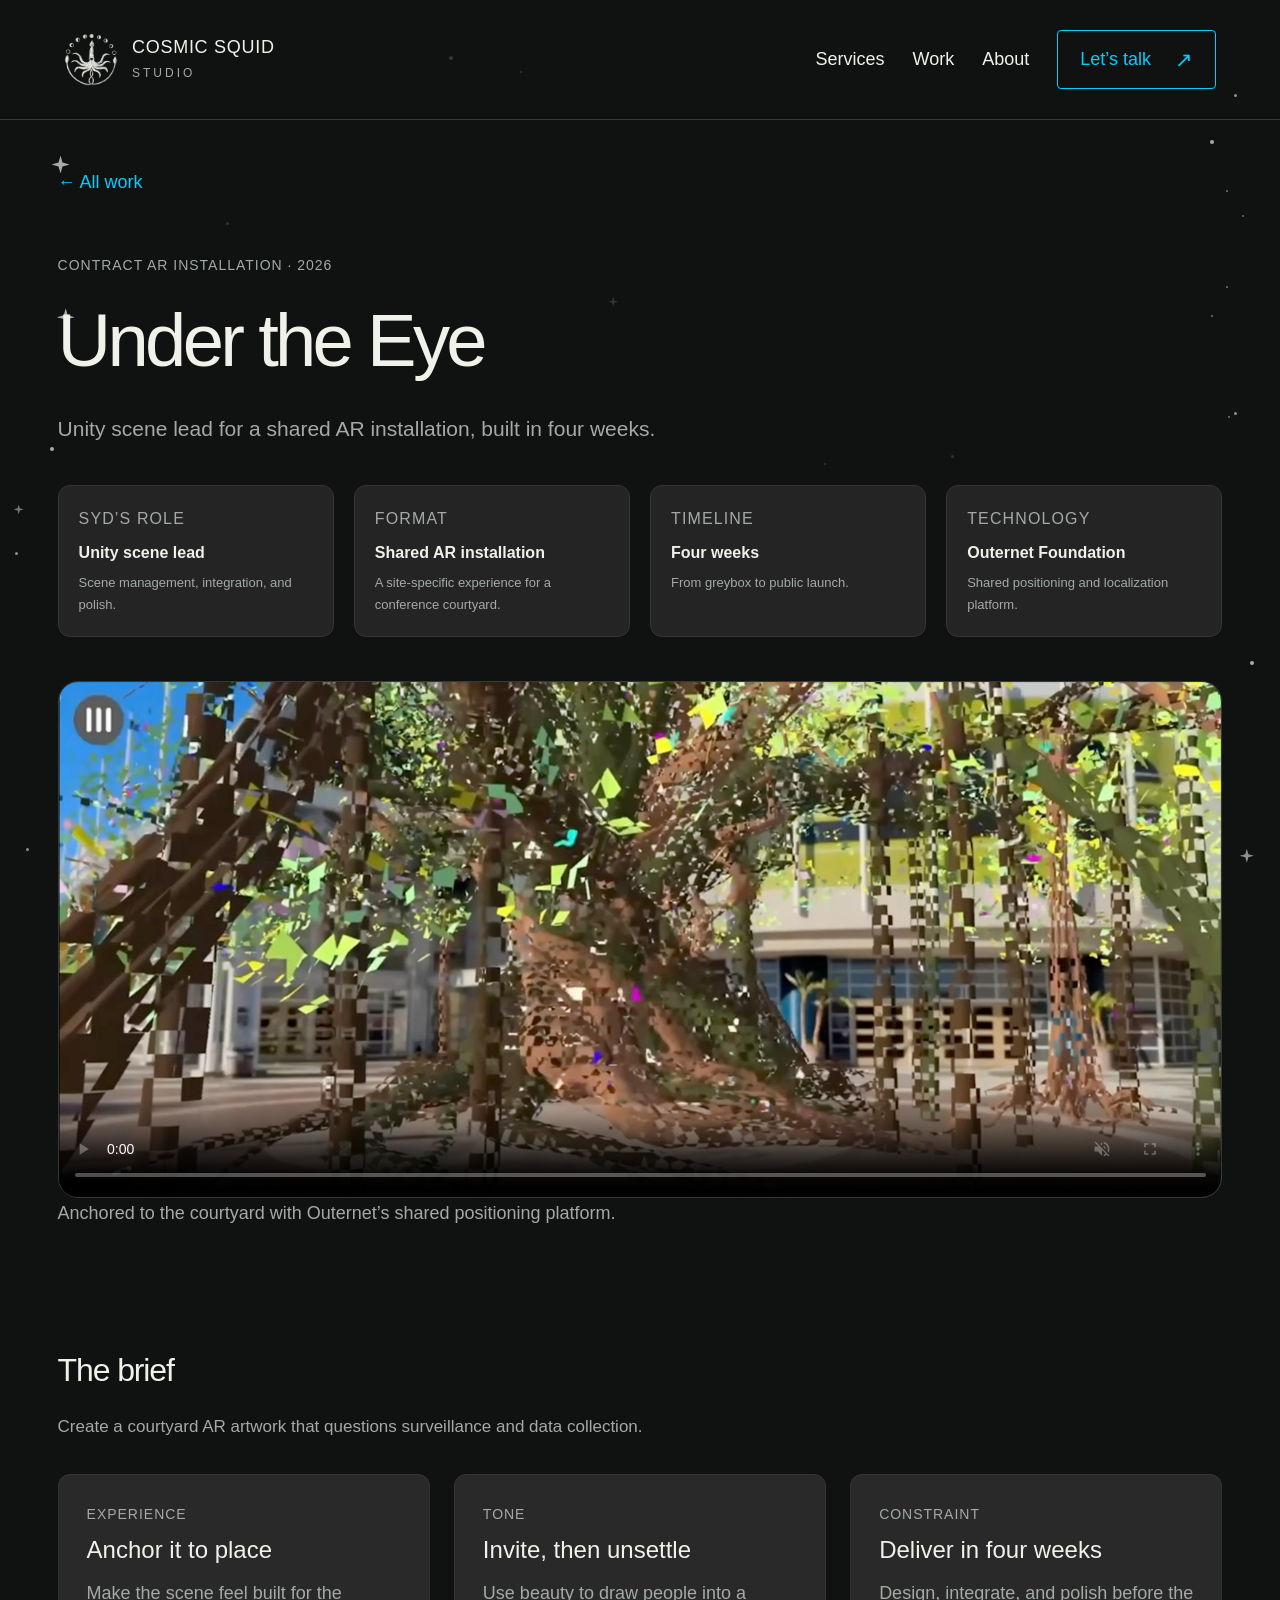
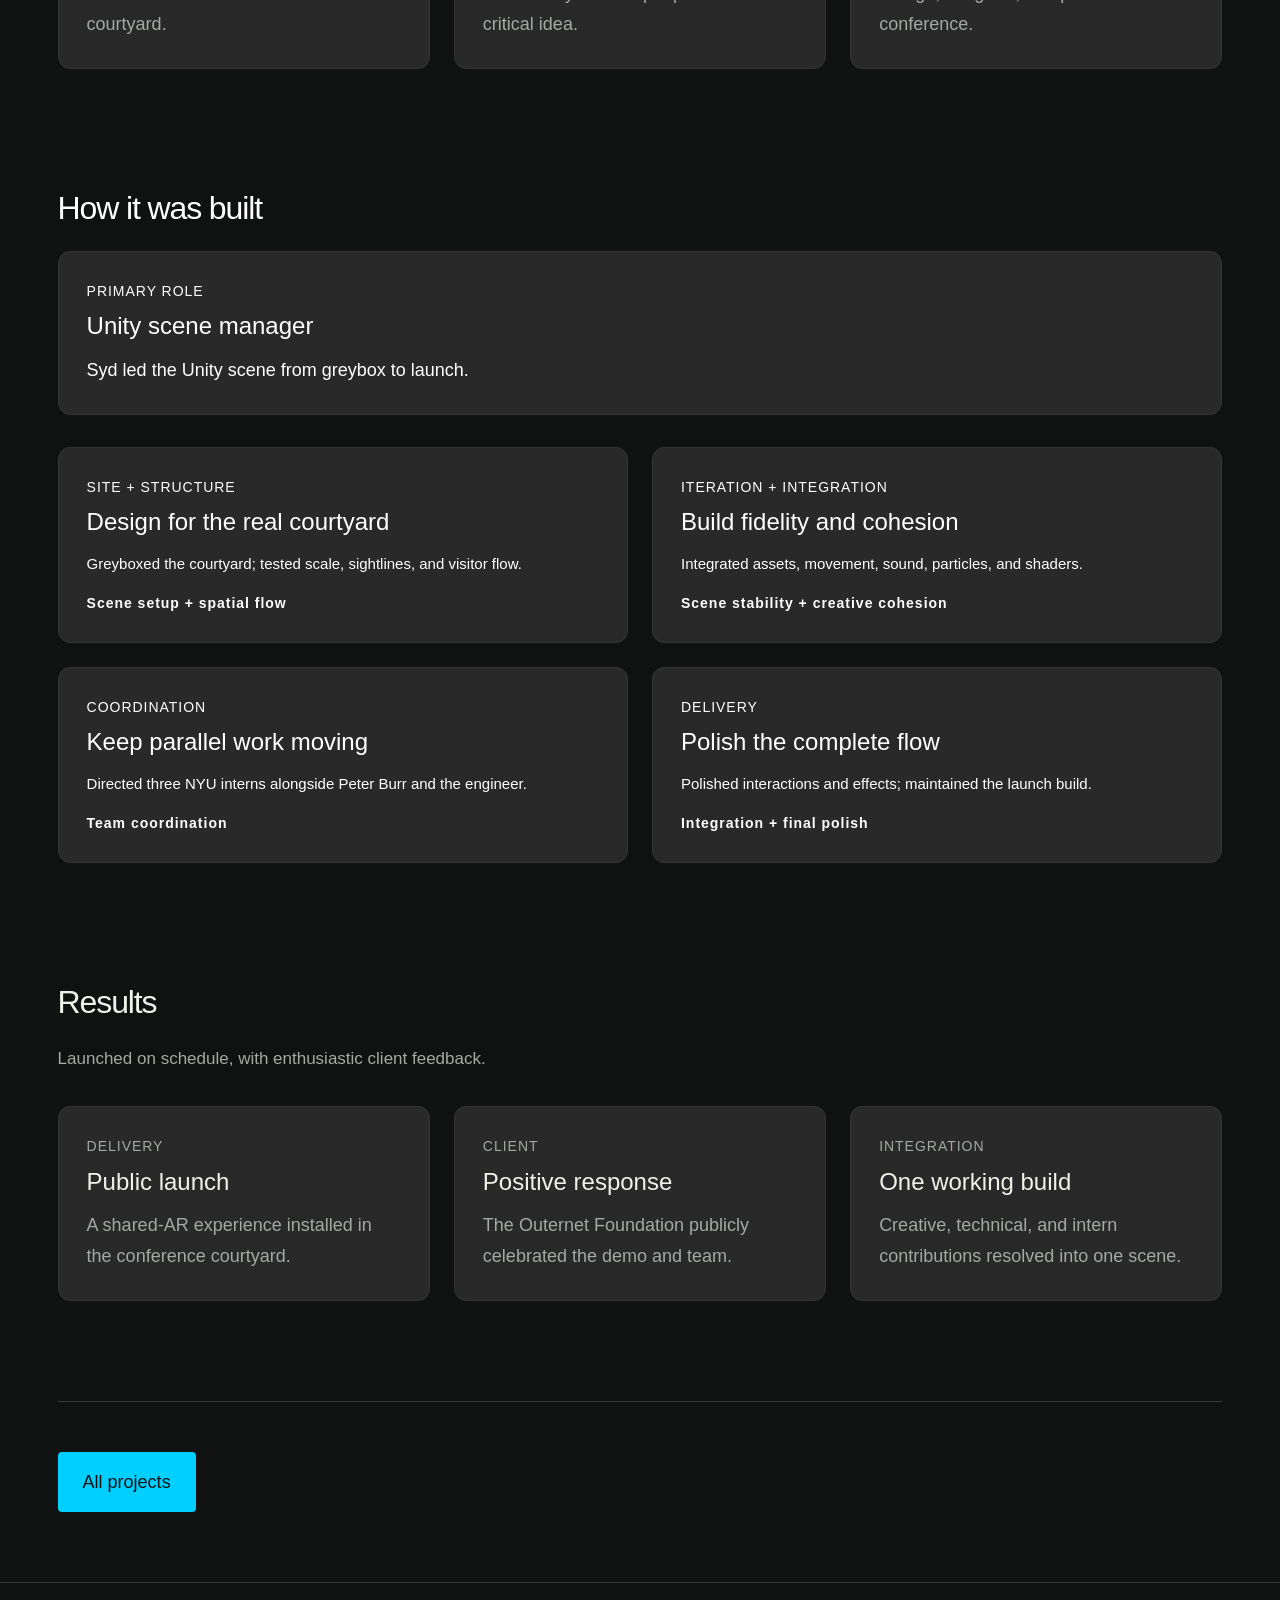
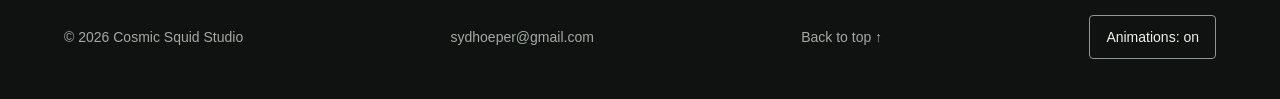
<file: under-the-eye.html>
<!doctype html><html lang="en"><head><meta charset="utf-8"><meta name="viewport" content="width=device-width, initial-scale=1"><title>Under the Eye | Cosmic Squid Studio</title><meta name="description" content="Under the Eye: Syd Hoeper’s Unity scene leadership for a contract shared AR installation, from greybox to public launch in four weeks."><meta name="theme-color" content="#191a18"><link rel="icon" href="favicon.ico?v=logo-2" sizes="any"><link rel="icon" type="image/png" sizes="32x32" href="assets/favicon-32.png?v=logo-2"><link rel="icon" type="image/png" sizes="192x192" href="assets/favicon-192.png?v=logo-2"><link rel="stylesheet" href="style.css?v=logo-18"><script src="script.js?v=audit-1" defer></script><link rel="canonical" href="https://cosmicsquidstudio.com/under-the-eye.html"><meta property="og:site_name" content="Cosmic Squid Studio"><meta property="og:type" content="website"><meta property="og:title" content="Under the Eye | Cosmic Squid Studio"><meta property="og:description" content="Under the Eye: Syd Hoeper’s Unity scene leadership for a contract shared AR installation, from greybox to public launch in four weeks."><meta property="og:url" content="https://cosmicsquidstudio.com/under-the-eye.html"><meta property="og:image" content="https://cosmicsquidstudio.com/assets/cosmic-squid-transparent.png"><meta name="twitter:card" content="summary_large_image"><link rel="stylesheet" href="site-shell.css?v=1"><link rel="stylesheet" href="accessibility.css?v=2"><script src="accessibility.js?v=audit-1" defer></script><link rel="stylesheet" href="site-stars.css?v=1"><script src="site-stars.js?v=audit-1" defer></script></head><body><a class="skip" href="#main">Skip to content</a><header class="header"><a class="brand" href="index.html" aria-label="Cosmic Squid Studio home"><img src="assets/cosmic-squid-transparent.png" alt="" width="54" height="54"><span>COSMIC SQUID<span>STUDIO</span></span></a><nav aria-label="Main navigation"><a href="index.html#xr">Services</a><a href="index.html#work">Work</a><a href="about.html">About</a><a class="contact-link" href="contact.html">Let’s talk <span aria-hidden="true">↗</span></a></nav></header><main id="main" class="case-study"><a class="back" href="index.html#work">← All work</a>

<article class="eye-study">
  <header class="eye-hero">
    <span class="eye-eyebrow">Contract AR installation · 2026</span>
    <h1>Under the Eye</h1>
    <p class="eye-lede">Unity scene lead for a shared AR installation, built in four weeks.</p>

    <div class="eye-facts" aria-label="Project facts">
      <div class="eye-fact">
        <span class="eye-label">Syd’s role</span>
        <strong>Unity scene lead</strong>
        <p>Scene management, integration, and polish.</p>
      </div>
      <div class="eye-fact">
        <span class="eye-label">Format</span>
        <strong>Shared AR installation</strong>
        <p>A site-specific experience for a conference courtyard.</p>
      </div>
      <div class="eye-fact">
        <span class="eye-label">Timeline</span>
        <strong>Four weeks</strong>
        <p>From greybox to public launch.</p>
      </div>
      <div class="eye-fact">
        <span class="eye-label">Technology</span>
        <strong>Outernet Foundation</strong>
        <p>Shared positioning and localization platform.</p>
      </div>
    </div>

    <div class="eye-video-frame">
      <video controls muted playsinline preload="metadata" poster="images/Videos/web/under-the-eye-ar-installation-poster.jpg" aria-label="Under the Eye installation recording">
        <source src="images/Videos/web/under-the-eye-ar-installation.m4v" type="video/x-m4v">
        Your browser does not support embedded video.
      </video>
    </div>

    <p class="eye-carousel-caption">Anchored to the courtyard with Outernet’s shared positioning platform.</p>
  </header>

  <section class="eye-section" aria-labelledby="eye-brief-heading">
    <div class="eye-section-heading">
      <h2 id="eye-brief-heading">The brief</h2>
      <p>Create a courtyard AR artwork that questions surveillance and data collection.</p>
    </div>

    <div class="eye-card-grid" aria-label="Project brief at a glance">
      <article class="eye-card">
        <span class="eye-label">Experience</span>
        <h3>Anchor it to place</h3>
        <p>Make the scene feel built for the courtyard.</p>
      </article>
      <article class="eye-card">
        <span class="eye-label">Tone</span>
        <h3>Invite, then unsettle</h3>
        <p>Use beauty to draw people into a critical idea.</p>
      </article>
      <article class="eye-card">
        <span class="eye-label">Constraint</span>
        <h3>Deliver in four weeks</h3>
        <p>Design, integrate, and polish before the conference.</p>
      </article>
    </div>
  </section>

  <section class="eye-section" aria-labelledby="eye-process-heading">
    <div class="eye-section-heading">
      <h2 id="eye-process-heading">How it was built</h2>

    </div>

    <article class="eye-card eye-role-card" aria-label="Primary project role">
      <div>
        <span class="eye-label">Primary role</span>
        <h3>Unity scene manager</h3>
      </div>
      <p>Syd led the Unity scene from greybox to launch.</p>
    </article>

    <ol class="eye-build-story" aria-label="Under the Eye production process and Syd's responsibilities">
      <li>
        <div class="eye-build-step">
          <span class="eye-label">Site + structure</span>
          <h3>Design for the real courtyard</h3>
          <p>Greyboxed the courtyard; tested scale, sightlines, and visitor flow.</p>
        </div>
        <div class="eye-build-focus">
          <strong>Scene setup + spatial flow</strong>
        </div>
      </li>
      <li>
        <div class="eye-build-step">
          <span class="eye-label">Iteration + integration</span>
          <h3>Build fidelity and cohesion</h3>
          <p>Integrated assets, movement, sound, particles, and shaders.</p>
        </div>
        <div class="eye-build-focus">
          <strong>Scene stability + creative cohesion</strong>
        </div>
      </li>
      <li>
        <div class="eye-build-step">
          <span class="eye-label">Coordination</span>
          <h3>Keep parallel work moving</h3>
          <p>Directed three NYU interns alongside Peter Burr and the engineer.</p>
        </div>
        <div class="eye-build-focus">
          <strong>Team coordination</strong>
        </div>
      </li>
      <li>
        <div class="eye-build-step">
          <span class="eye-label">Delivery</span>
          <h3>Polish the complete flow</h3>
          <p>Polished interactions and effects; maintained the launch build.</p>
        </div>
        <div class="eye-build-focus">
          <strong>Integration + final polish</strong>
        </div>
      </li>
    </ol>
  </section>

  <section class="eye-section" aria-labelledby="eye-result-heading">
    <div class="eye-section-heading">
      <h2 id="eye-result-heading">Results</h2>
      <p>Launched on schedule, with enthusiastic client feedback.</p>
    </div>

    <div class="eye-card-grid" aria-label="Project results">
      <article class="eye-card">
        <span class="eye-label">Delivery</span>
        <h3>Public launch</h3>
        <p>A shared-AR experience installed in the conference courtyard.</p>
      </article>
      <article class="eye-card">
        <span class="eye-label">Client</span>
        <h3>Positive response</h3>
        <p>The Outernet Foundation publicly celebrated the demo and team.</p>
      </article>
      <article class="eye-card">
        <span class="eye-label">Integration</span>
        <h3>One working build</h3>
        <p>Creative, technical, and intern contributions resolved into one scene.</p>
      </article>
    </div>


  </section>
</article>
<div class="case-end"><a class="button" href="index.html#work">All projects</a></div></main><footer><span>© 2026 Cosmic Squid Studio</span><a href="mailto:sydhoeper@gmail.com">sydhoeper@gmail.com</a><a href="#main">Back to top ↑</a></footer></body></html>
</file>
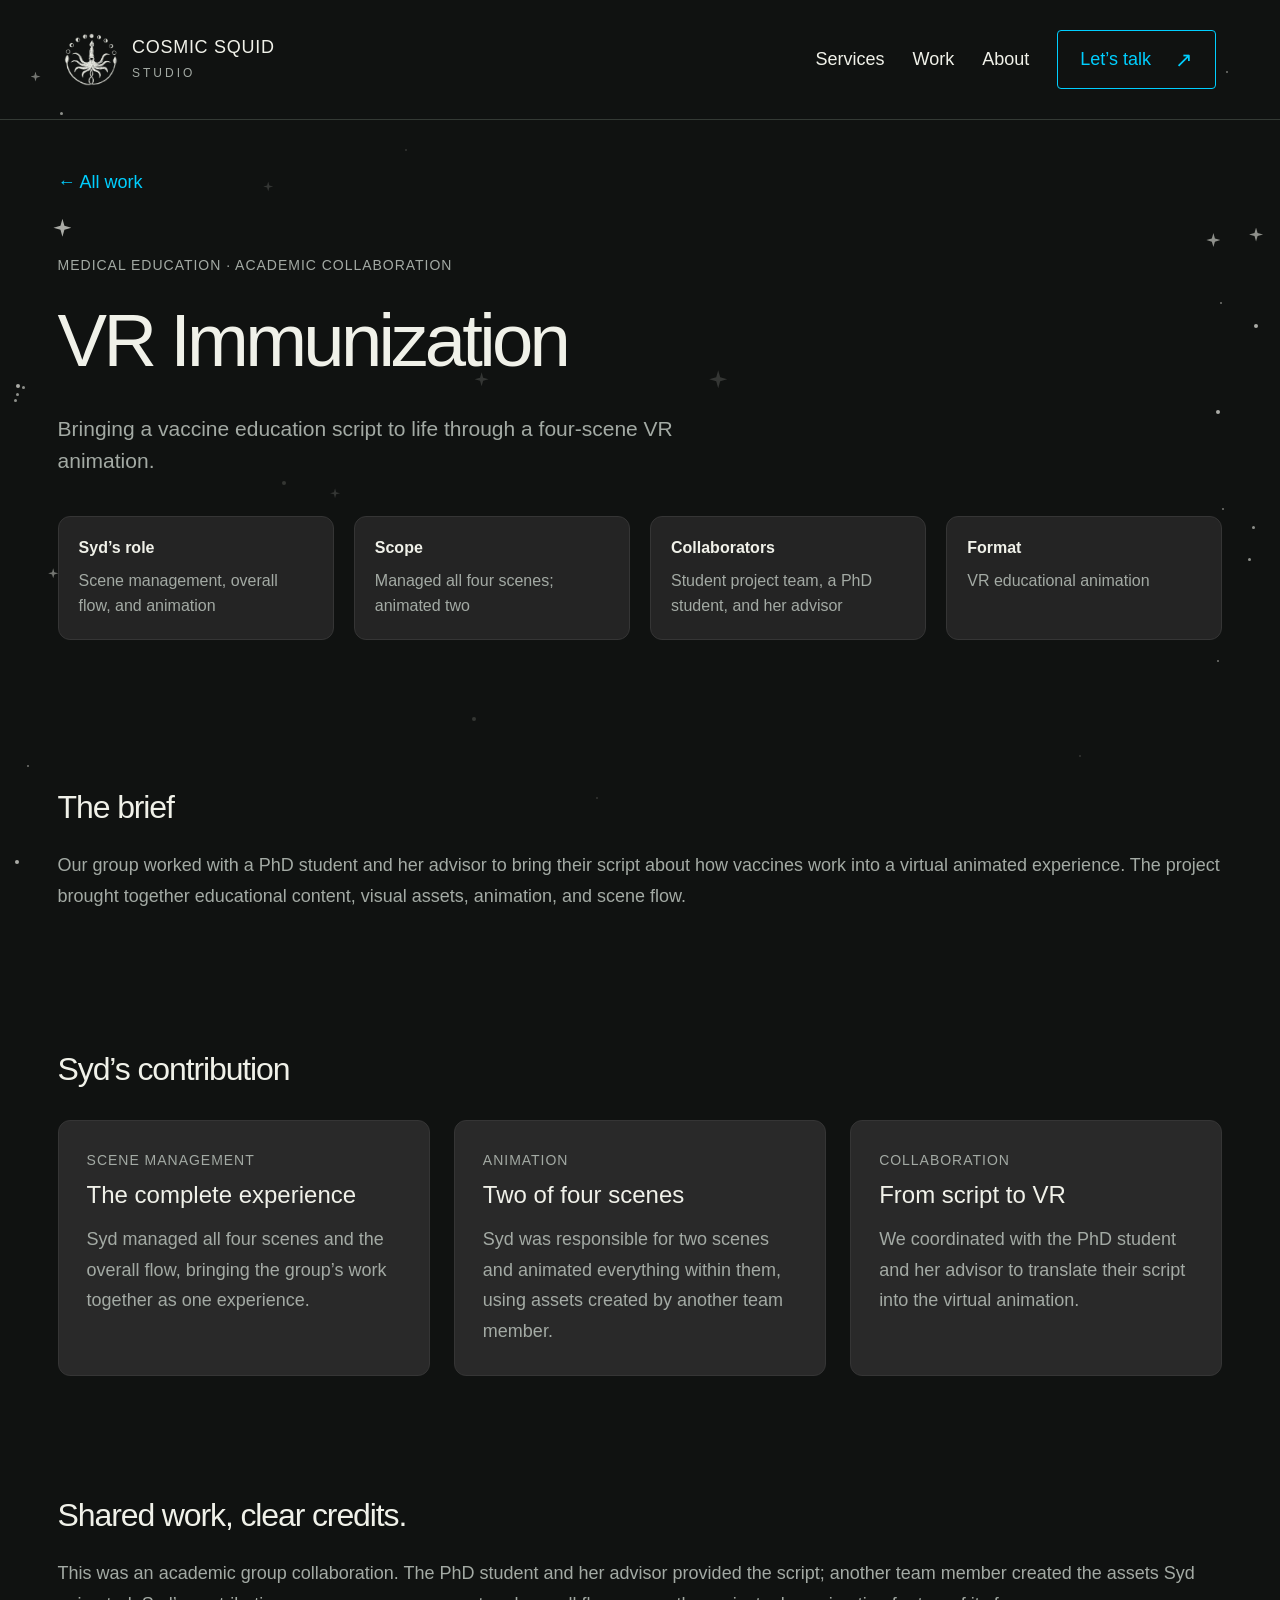
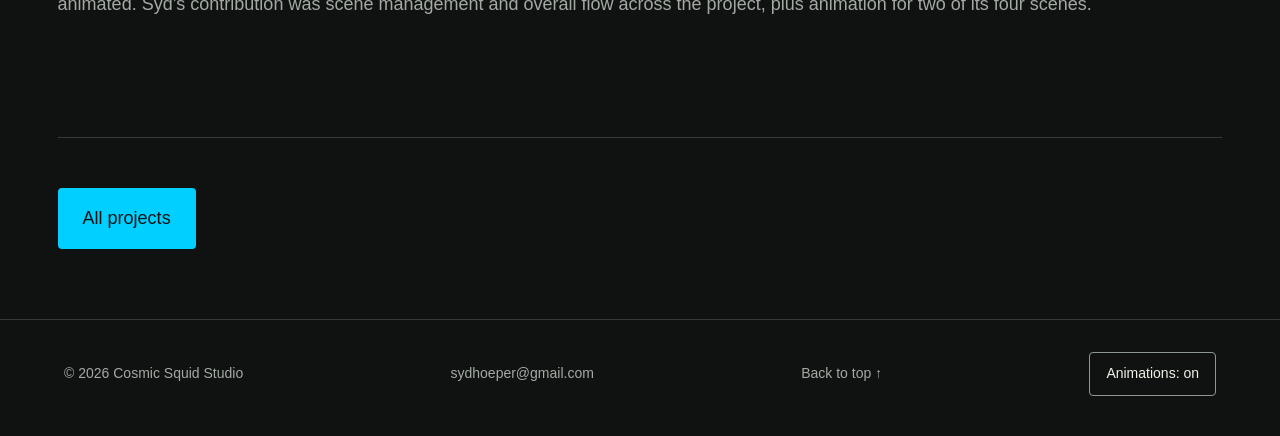
<file: vr-immunization.html>
<!doctype html><html lang="en"><head><meta charset="utf-8"><meta name="viewport" content="width=device-width, initial-scale=1"><title>VR Immunization | Cosmic Squid Studio</title><meta name="description" content="VR Immunization: an academic collaboration explaining how vaccines work. Syd Hoeper managed four scenes and the overall flow, and animated two scenes."><meta name="theme-color" content="#191a18"><link rel="icon" href="favicon.ico?v=logo-2" sizes="any"><link rel="icon" type="image/png" sizes="32x32" href="assets/favicon-32.png?v=logo-2"><link rel="icon" type="image/png" sizes="192x192" href="assets/favicon-192.png?v=logo-2"><link rel="stylesheet" href="style.css?v=logo-18"><script src="script.js?v=audit-1" defer></script><link rel="canonical" href="https://cosmicsquidstudio.com/vr-immunization.html"><meta property="og:site_name" content="Cosmic Squid Studio"><meta property="og:type" content="website"><meta property="og:title" content="VR Immunization | Cosmic Squid Studio"><meta property="og:description" content="VR Immunization: an academic collaboration explaining how vaccines work. Syd Hoeper managed four scenes and the overall flow, and animated two scenes."><meta property="og:url" content="https://cosmicsquidstudio.com/vr-immunization.html"><meta property="og:image" content="https://cosmicsquidstudio.com/assets/cosmic-squid-transparent.png"><meta name="twitter:card" content="summary_large_image"><link rel="stylesheet" href="site-shell.css?v=1"><link rel="stylesheet" href="accessibility.css?v=2"><script src="accessibility.js?v=audit-1" defer></script><link rel="stylesheet" href="site-stars.css?v=1"><script src="site-stars.js?v=audit-1" defer></script></head><body><a class="skip" href="#main">Skip to content</a><header class="header"><a class="brand" href="index.html" aria-label="Cosmic Squid Studio home"><img src="assets/cosmic-squid-transparent.png" alt="" width="54" height="54"><span>COSMIC SQUID<span>STUDIO</span></span></a><nav aria-label="Main navigation"><a href="index.html#xr">Services</a><a href="index.html#work">Work</a><a href="about.html">About</a><a class="contact-link" href="contact.html">Let’s talk <span aria-hidden="true">↗</span></a></nav></header><main id="main" class="case-study"><a class="back" href="index.html#work">← All work</a><article class="immunization-study">
<header class="immunization-hero"><span class="immunization-eyebrow">Medical education · Academic collaboration</span><h1>VR Immunization</h1><p class="immunization-lede">Bringing a vaccine education script to life through a four-scene VR animation.</p>
<div class="immunization-facts"><div class="immunization-fact"><strong>Syd’s role</strong><span>Scene management, overall flow, and animation</span></div><div class="immunization-fact"><strong>Scope</strong><span>Managed all four scenes; animated two</span></div><div class="immunization-fact"><strong>Collaborators</strong><span>Student project team, a PhD student, and her advisor</span></div><div class="immunization-fact"><strong>Format</strong><span>VR educational animation</span></div></div></header>
<section class="immunization-section"><h2>The brief</h2><p>Our group worked with a PhD student and her advisor to bring their script about how vaccines work into a virtual animated experience. The project brought together educational content, visual assets, animation, and scene flow.</p></section>
<section class="immunization-section"><h2>Syd’s contribution</h2><div class="immunization-card-grid"><article class="immunization-card"><span class="immunization-label">Scene management</span><h3>The complete experience</h3><p>Syd managed all four scenes and the overall flow, bringing the group’s work together as one experience.</p></article><article class="immunization-card"><span class="immunization-label">Animation</span><h3>Two of four scenes</h3><p>Syd was responsible for two scenes and animated everything within them, using assets created by another team member.</p></article><article class="immunization-card"><span class="immunization-label">Collaboration</span><h3>From script to VR</h3><p>We coordinated with the PhD student and her advisor to translate their script into the virtual animation.</p></article></div></section>
<section class="immunization-section"><h2>Shared work, clear credits.</h2><p>This was an academic group collaboration. The PhD student and her advisor provided the script; another team member created the assets Syd animated. Syd’s contribution was scene management and overall flow across the project, plus animation for two of its four scenes.</p></section>
</article><div class="case-end"><a class="button" href="index.html#work">All projects</a></div></main><footer><span>© 2026 Cosmic Squid Studio</span><a href="mailto:sydhoeper@gmail.com">sydhoeper@gmail.com</a><a href="#main">Back to top ↑</a></footer></body></html>
</file>
<file: home.css>
:root{color-scheme:dark;--bg:#101211;--text:#f0f1e9;--muted:#a3aaa4;--accent:#00cfff;--line:#343a35}*{box-sizing:border-box}html{scroll-behavior:smooth;scroll-padding-top:28px}body{margin:0;background:var(--bg);color:var(--text);font-family:"Avenir Next",Avenir,"Segoe UI",Arial,sans-serif;-webkit-font-smoothing:antialiased}a{color:inherit;text-decoration:none}a:focus-visible{outline:2px solid var(--accent);outline-offset:7px}::selection{background:var(--accent);color:var(--bg)}.header,main,footer{max-width:1600px;margin:auto;padding-left:5%;padding-right:5%}.header{height:112px;display:flex;justify-content:space-between;align-items:center;border-bottom:1px solid var(--line)}.brand{display:flex;align-items:center;gap:12px;font-size:14px;font-weight:800;letter-spacing:.04em;line-height:1.2}.brand>span>span{display:block;font-size:10px;letter-spacing:.3em;margin-top:5px;color:var(--muted)}.brand img{width:48px;height:48px;border-radius:50%;object-fit:cover}.header nav{display:flex;gap:38px;align-items:center;font-size:13px}.contact-link{border-bottom:1px solid var(--accent);padding:10px 0}.contact-link span{margin-left:18px;color:var(--accent)}.hero{padding:78px 0 65px}.eyebrow{text-transform:uppercase;letter-spacing:.13em;font-size:11px;font-weight:600;display:flex;align-items:center;gap:10px}.dot{width:6px;height:6px;border-radius:50%;background:var(--accent)}h1{font-size:clamp(52px,7.6vw,116px);line-height:1.03;font-weight:500;letter-spacing:-.065em;margin:42px 0}h1>span{color:var(--accent)}.hero-bottom{display:flex;align-items:end;justify-content:space-between}.hero-bottom p{font-size:19px;line-height:1.5;margin:0;color:var(--muted)}.round-link{display:flex;align-items:center;gap:30px;font-size:13px}.circle{display:grid;place-items:center;width:52px;height:52px;border:1px solid var(--line);border-radius:50%;font-size:23px;transition:background .2s,color .2s}.round-link:hover .circle{background:var(--accent);color:var(--bg)}.section-label{display:flex;justify-content:space-between;align-items:center;padding:25px 0;border-top:1px solid var(--line);font-size:11px;letter-spacing:.08em;text-transform:uppercase}.section-label h2{font:inherit;margin:0}.section-label>span{color:var(--muted)}.projects{display:grid;grid-template-columns:1fr 1fr;gap:48px 24px}.visual{aspect-ratio:1.48;position:relative;overflow:hidden;background:#282e27}.visual>img{width:100%;height:100%;object-fit:cover;transition:transform .6s}.project:hover .visual>img{transform:scale(1.035)}.project-number{position:absolute;top:20px;left:20px;padding:7px 10px;background:#101211dd;font-size:9px;letter-spacing:.08em;color:#f0f1e9}.project-arrow{position:absolute;bottom:18px;right:18px;background:var(--text);color:var(--bg);width:36px;height:36px;border-radius:50%;display:grid;place-items:center;font-size:21px;transition:background .2s}.project:hover .project-arrow{background:var(--accent)}.project-caption{display:flex;justify-content:space-between;align-items:baseline;gap:12px;padding-top:17px}.project-caption h3{font-size:19px;letter-spacing:-.03em;font-weight:500;margin:0}.project-caption>span{font-size:10px;color:var(--muted);text-align:right}.science{background:#00cfff;color:#101211}.science-art{position:absolute;inset:0;overflow:hidden;display:flex;align-items:center;padding:12%}.science-art b{font-size:clamp(30px,4.6vw,68px);font-weight:500;letter-spacing:-.06em;line-height:1.04;z-index:1}.science-art i{position:absolute;width:65%;aspect-ratio:1;border:1px solid #10121144;border-radius:50%;right:-25%;top:8%}.science-art i:nth-child(2){right:-12%;top:28%}.science-art i:nth-child(3){right:0%;top:48%}.science .project-number{z-index:2}.oracle{background:#c4b8a1}.oracle>img{object-fit:contain;padding:30px}.studio{padding-top:90px}.studio-body{display:grid;grid-template-columns:1.3fr 1fr;align-items:center;gap:40px;padding:28px 0 70px}.studio-body>p{font-size:clamp(32px,4.1vw,60px);letter-spacing:-.05em;line-height:1.15;margin:0}.studio-body>p span{color:var(--muted)}#services{padding-left:15%}#services p{font-size:19px;line-height:1.6;margin:0 0 24px}.tools{color:var(--muted);font-size:11px}.contact{background:var(--accent);color:var(--bg);padding:38px 42px 46px;margin-bottom:64px}.contact .eyebrow{margin:0 0 18px}.contact>a{display:flex;justify-content:space-between;align-items:center;font-size:clamp(42px,7vw,100px);line-height:1.2;letter-spacing:-.06em}.contact>a>span{font-size:.8em}footer{border-top:1px solid var(--line);display:flex;justify-content:space-between;gap:20px;padding-top:25px;padding-bottom:30px;font-size:10px;color:var(--muted)}.skip{position:absolute;left:16px;top:-70px;background:var(--accent);color:var(--bg);padding:14px;z-index:5}.skip:focus{top:16px}@media(min-width:1600px){h1{font-size:116px}}@media(max-width:700px){.header{height:88px}.header nav{gap:20px}.header nav>a:nth-child(2){display:none}.brand{font-size:11px;gap:8px}.brand img{width:38px;height:38px}.hero{padding:48px 0}.eyebrow{font-size:9px;letter-spacing:.08em}h1{font-size:clamp(28px,7.5vw,52px);margin:30px 0;letter-spacing:-.06em}.hero-bottom p{font-size:15px}.round-link{gap:12px;font-size:11px}.circle{width:38px;height:38px}.projects{grid-template-columns:1fr;gap:32px}.project-caption h3{font-size:18px}.project-caption>span{font-size:9px}.science-art b{font-size:54px}.studio{padding-top:60px}.studio-body{grid-template-columns:1fr;gap:30px;padding:15px 0 45px}#services{padding-left:0}#services p{font-size:17px;margin-bottom:14px}.section-label{font-size:9px}.contact{padding:27px 24px 32px;margin-bottom:40px}footer{flex-wrap:wrap;gap:16px}footer>a:last-child{margin-left:auto}}@media(prefers-reduced-motion:reduce){html{scroll-behavior:auto}*{transition:none!important}}

/* Keep the descriptive headline comfortably within the viewport. */
h1{font-size:clamp(36px,6.2vw,94px)}@media(max-width:700px){h1{font-size:clamp(23px,6.2vw,43px)}}

.process{padding:0 0 64px}.process-intro{display:grid;grid-template-columns:1fr 1fr;gap:48px;align-items:start;padding:18px 0 42px}.process-intro h3{font-size:clamp(28px,3.2vw,46px);font-weight:500;letter-spacing:-.04em;line-height:1.2;margin:0}.process-intro>p{color:var(--muted);font-size:17px;line-height:1.65;margin:0;max-width:510px}.process-steps{list-style:none;margin:0;padding:0;display:grid;grid-template-columns:repeat(3,1fr);gap:32px}.process-steps li{border-top:1px solid var(--line);padding-top:20px}.step-number{color:var(--accent);font-size:12px}.process-steps h4{font-size:19px;font-weight:500;margin:18px 0 10px;letter-spacing:-.02em}.process-steps p{color:var(--muted);font-size:14px;line-height:1.7;margin:0;max-width:340px}@media(max-width:700px){.process{padding-bottom:44px}.process-intro{grid-template-columns:1fr;gap:20px;padding:12px 0 28px}.process-intro>p{font-size:16px}.process-steps{grid-template-columns:1fr;gap:24px}.process-steps p{max-width:none}.process-steps h4{margin-top:12px}}

/* Give each section and its content more room. */
.hero{padding-top:100px;padding-bottom:100px}
h1{margin-top:52px;margin-bottom:56px}
.section-label{padding-top:32px;padding-bottom:32px}
.process{padding-bottom:100px}
.process-intro{gap:64px;padding-top:28px;padding-bottom:60px}
.process-steps{gap:48px}
.process-steps li{padding-top:28px}
.process-steps h4{margin-top:24px;margin-bottom:16px}
.projects{gap:72px 36px}
.project-caption{padding-top:24px}
.studio{padding-top:120px}
.studio-body{gap:64px;padding-top:48px;padding-bottom:100px}
.studio-body>p span{color:var(--accent)}
.contact{padding:52px 52px 64px;margin-bottom:88px}
.contact .eyebrow{margin-bottom:28px}
footer{padding-top:32px;padding-bottom:40px}
@media(max-width:700px){
.hero{padding-top:64px;padding-bottom:72px}
h1{margin-top:38px;margin-bottom:40px}
.section-label{padding-top:28px;padding-bottom:28px}
.process{padding-bottom:64px}
.process-intro{gap:28px;padding-top:20px;padding-bottom:40px}
.process-steps{gap:32px}
.process-steps li{padding-top:24px}
.process-steps h4{margin-top:18px;margin-bottom:12px}
.projects{gap:48px}
.project-caption{padding-top:20px}
.studio{padding-top:80px}
.studio-body{gap:40px;padding-top:28px;padding-bottom:64px}
.contact{padding:36px 28px 44px;margin-bottom:56px}
}

/* Balance the wordmark with a clearer, comfortably sized navigation. */
.header{height:120px;gap:32px}
.brand{font-size:16px;gap:14px}
.brand img{width:54px;height:54px}
.brand>span>span{font-size:11px;letter-spacing:.32em;margin-top:6px}
.header nav{gap:36px;font-size:17px;font-weight:500}
.header nav>a{min-height:48px;display:inline-flex;align-items:center}
.header nav>a:hover{color:var(--accent)}
.header .contact-link{border:1px solid var(--accent);border-radius:4px;padding:12px 22px;color:var(--accent)}
.contact-link span{margin-left:24px;font-size:21px}
@media(max-width:700px){
.header{height:auto;min-height:100px;flex-wrap:wrap;gap:22px;padding-top:24px;padding-bottom:20px}
.brand{font-size:14px;gap:12px}
.brand img{width:46px;height:46px}
.brand>span>span{font-size:10px}
.header nav{width:100%;justify-content:space-between;gap:16px;font-size:16px}
.header nav>a:nth-child(2){display:inline-flex}
.header .contact-link{padding:10px 16px}
.contact-link span{margin-left:16px;font-size:19px}
}

.process-intro{display:block;padding-bottom:48px}
.process-steps{gap:48px}
.process-steps li{position:relative;border-top:0;padding-top:0}
.step-visual{height:168px;display:flex;align-items:center;justify-content:center;position:relative;border-bottom:1px solid var(--line)}
.step-visual svg{width:140px;height:110px;fill:none;stroke:var(--accent);stroke-width:2;stroke-linecap:round;stroke-linejoin:round}
.step-visual>span{position:absolute;left:0;bottom:18px;font-size:12px;color:var(--muted)}
.process-steps li:not(:last-child)::after{content:'→';position:absolute;top:65px;right:-35px;color:var(--muted);font-size:25px}
.process-steps h4{font-size:22px;margin-top:24px;margin-bottom:10px}
.process-steps p{max-width:290px;font-size:15px}
@media(max-width:700px){
.process-intro{padding-bottom:36px}
.process-steps{gap:36px}
.process-steps li{display:grid;grid-template-columns:92px 1fr;column-gap:24px;align-items:center;padding:0 0 28px;border-bottom:1px solid var(--line)}
.step-visual{grid-row:1 / 3;height:100px;border:0}
.step-visual svg{width:90px;height:80px}
.step-visual>span{bottom:-12px;left:40px;font-size:10px}
.process-steps h4{margin:0 0 8px;font-size:20px;align-self:end}
.process-steps p{font-size:14px;align-self:start}
.process-steps li:not(:last-child)::after{display:none}
}

/* Shared homepage typography: display, heading, title, body, label. */
:root{
 --type-display:clamp(30px,5.8vw,88px);
 --type-heading:clamp(32px,3.6vw,52px);
 --type-title:24px;
 --type-body:18px;
 --type-label:14px;
}
body{font-size:var(--type-body);line-height:1.6}
h1{font-size:var(--type-display);line-height:1.12;letter-spacing:-.045em;font-weight:500}
.eyebrow,.section-label,.tools,.project-number,.step-number,.step-visual>span,footer{font-size:var(--type-label);line-height:1.5}
.eyebrow,.section-label{letter-spacing:.07em;font-weight:500}
.section-label h2{font:inherit}
.header nav,.header nav>a:nth-child(2),.round-link,.hero-bottom p,#services p,.process-intro>p,.process-steps p{font-size:var(--type-body);line-height:1.6}
.header nav{font-weight:500}
.process-intro h3,.studio-body>p{font-size:var(--type-heading);line-height:1.2;letter-spacing:-.035em;font-weight:500}
.project-caption h3,.process-steps h4{font-size:var(--type-title);line-height:1.3;letter-spacing:-.02em;font-weight:500}
.project-caption{align-items:flex-start;flex-direction:column;gap:8px}
.project-caption>span{font-size:var(--type-label);line-height:1.5;text-align:left}
.process-steps p{max-width:350px}
.project-number{font-size:var(--type-label);padding:8px 12px;letter-spacing:.04em}
.tools{display:block}
.brand{font-size:18px;line-height:1.2}
.brand>span>span{font-size:12px;line-height:1.4;letter-spacing:.25em}
.contact>a{font-size:var(--type-display);line-height:1.2;font-weight:500;letter-spacing:-.045em}
@media(max-width:700px){
 :root{--type-display:clamp(36px,7.6vw,54px);--type-heading:32px;--type-title:22px;--type-body:18px;--type-label:14px}
 .brand{font-size:16px}
 .brand>span>span{font-size:12px}
 .hero-bottom{align-items:flex-start;flex-direction:column;gap:28px}
 .section-label{gap:18px;flex-wrap:wrap}
 .section-label>span{max-width:100%}
 .project-number{top:14px;left:14px;right:14px;width:fit-content;max-width:calc(100% - 28px);font-size:var(--type-label)}
 .process-steps li{grid-template-columns:76px minmax(0,1fr);column-gap:20px}
 .step-visual svg{width:76px}
 .step-visual>span{left:30px}
 .process-steps h4{font-size:var(--type-title)}
 .process-steps p{font-size:var(--type-body)}
 .contact>a{font-size:var(--type-heading)}
 footer{flex-direction:column;gap:14px}
 footer>a:last-child{margin-left:0}
}

.brand,.brand>span>span{font-weight:500}
.intake{background:transparent;color:var(--text);border-top:1px solid var(--line);padding:48px 0 0}
.intake-heading{max-width:720px;margin-bottom:40px}
.intake-heading h2{font-size:var(--type-heading);font-weight:500;line-height:1.2;letter-spacing:-.035em;margin:0 0 20px}
.intake-heading>p:last-child{color:var(--muted);font-size:var(--type-body)}
.intake-form{display:grid;grid-template-columns:1fr 1fr;gap:28px 32px}
.form-field{display:flex;flex-direction:column;gap:10px;min-width:0}
.form-field label{font-size:var(--type-body)}
.form-field label span,.field-hint{font-size:var(--type-label);color:var(--muted)}
.intake-form input,.intake-form textarea{font:inherit;width:100%;color:var(--text);background:#191d1a;border:1px solid #58615a;border-radius:4px;padding:14px 16px}
.intake-form textarea{resize:vertical;min-height:160px}
.intake-form input::placeholder{color:var(--muted)}
.intake-form input:focus-visible,.intake-form textarea:focus-visible{outline:2px solid var(--accent);outline-offset:3px}
.form-wide{grid-column:1 / -1}.field-hint{margin:0}
.form-bottom{display:flex;align-items:center;justify-content:space-between;gap:32px;margin-top:8px}
.form-bottom p{font-size:var(--type-label);color:var(--muted);max-width:490px;margin:0}
.form-bottom p a{text-decoration:underline;text-underline-offset:3px}
.form-bottom button{font:inherit;font-weight:500;border:0;border-radius:4px;background:var(--accent);color:var(--bg);padding:16px 24px;white-space:nowrap;cursor:pointer}
.form-bottom button span{margin-left:22px}
.form-bottom button:focus-visible{outline:2px solid var(--accent);outline-offset:5px}
@media(max-width:700px){.intake{padding:36px 0 0}.intake-form{grid-template-columns:1fr}.form-wide{grid-column:auto}.form-bottom{align-items:stretch;flex-direction:column;gap:24px}.form-bottom button{width:100%}}

.intake-heading h1{font-size:var(--type-heading);font-weight:500;line-height:1.2;letter-spacing:-.035em;margin:0 0 24px}.direct-email a{color:var(--accent);text-decoration:underline;text-underline-offset:4px}.contact-person{font-size:var(--type-label);color:var(--muted)}.intake-heading{max-width:850px}.intake{margin-top:40px;border-top:0}.direct-email a{overflow-wrap:anywhere}

/* A roomier, staggered rhythm for the homepage. */
body.motion-home .hero{padding-top:130px;padding-bottom:150px}
body.motion-home .process{padding-bottom:150px}
body.motion-home .process-intro{padding-top:45px;padding-bottom:80px}
body.motion-home .process-steps{gap:64px}
body.motion-home .work>.section-label{margin-bottom:32px}
body.motion-home .projects{column-gap:6%;row-gap:110px;align-items:start}
body.motion-home .project:nth-child(even){margin-top:110px}
body.motion-home .visual{aspect-ratio:1.25}
body.motion-home .studio{padding-top:170px}
body.motion-home .studio-body{padding-top:70px;padding-bottom:140px}
body.motion-home .contact{padding:70px 64px 80px;margin-bottom:110px}
body.motion-home .section-label{padding-top:36px;padding-bottom:36px}
.motion-ready [data-reveal]{opacity:0;transform:translateY(44px);transition:opacity .8s ease,transform .95s cubic-bezier(.22,1,.36,1)}
.motion-ready [data-reveal="heading"]{transform:translateX(-32px)}
.motion-ready [data-reveal="project"]{transform:translateY(70px) rotate(1.5deg)}
.motion-ready [data-reveal="project"]:nth-child(even){transform:translateY(70px) rotate(-1.5deg)}
.motion-ready [data-reveal].is-visible{opacity:1;transform:none}
body.motion-home .visual>img{scale:1.06;translate:0 var(--image-drift,0px);transition:translate .18s linear,transform .6s ease}
body.motion-home .project-arrow{transition:transform .35s,background .2s}
body.motion-home .project:hover .project-arrow{transform:rotate(45deg)}
body.motion-home .process-steps li{transition-delay:var(--reveal-delay,0ms)}
body.motion-home .contact>a>span{display:inline-block;transition:transform .4s cubic-bezier(.22,1,.36,1)}
body.motion-home .contact>a:hover>span{transform:translate(10px,-10px)}
@media(max-width:700px){
 body.motion-home .hero{padding-top:88px;padding-bottom:105px}
 body.motion-home .process{padding-bottom:100px}
 body.motion-home .process-intro{padding-top:30px;padding-bottom:50px}
 body.motion-home .process-steps{gap:44px}
 body.motion-home .projects{gap:72px}
 body.motion-home .project:nth-child(even){margin-top:0}
 body.motion-home .visual{aspect-ratio:1.3}
 body.motion-home .work>.section-label{margin-bottom:20px}
 body.motion-home .studio{padding-top:110px}
 body.motion-home .studio-body{padding-top:44px;padding-bottom:95px}
 body.motion-home .contact{padding:44px 28px 50px;margin-bottom:75px}
}
@media(prefers-reduced-motion:reduce){
 .motion-ready [data-reveal],.motion-ready [data-reveal="project"]:nth-child(even){opacity:1;transform:none;transition:none}
 body.motion-home .visual>img{scale:1;translate:none}
 body.motion-home .project:hover .project-arrow,body.motion-home .contact>a:hover>span{transform:none}
}

/* Selected work: one vertical sequence on every screen. */
body.motion-home .projects{grid-template-columns:minmax(0,1fr);gap:80px}
body.motion-home .project:nth-child(even){margin-top:0}
body.motion-home .visual{aspect-ratio:16 / 9}
.motion-ready [data-reveal="project"],.motion-ready [data-reveal="project"]:nth-child(even){transform:translateY(44px)}
.motion-ready [data-reveal="project"].is-visible{transform:none}
@media(max-width:700px){body.motion-home .projects{gap:64px}body.motion-home .visual{aspect-ratio:1.3}}
@media(prefers-reduced-motion:reduce){.motion-ready [data-reveal="project"],.motion-ready [data-reveal="project"]:nth-child(even){transform:none}}

/* Compact, evenly aligned project tiles. */
body.motion-home .projects{grid-template-columns:repeat(2,minmax(0,1fr));gap:56px 32px}
body.motion-home .project:nth-child(even){margin-top:0}
body.motion-home .visual{aspect-ratio:1.48}
@media(max-width:700px){body.motion-home .projects{grid-template-columns:minmax(0,1fr);gap:44px}body.motion-home .visual{aspect-ratio:1.48}}

/* Contact page: introduction beside the inquiry form. */
.contact.intake{display:grid;grid-template-columns:minmax(0,.85fr) minmax(0,1.15fr);gap:72px;align-items:start;padding-top:64px}
.intake .intake-heading{margin-bottom:0;max-width:460px}
.intake .intake-form{gap:28px 24px}
.intake>.error-summary{grid-column:2;grid-row:1}
.intake:has(>.error-summary:not([hidden]))>.intake-form{grid-column:2}
.intake:has(>.error-summary:not([hidden]))>.intake-heading{grid-column:1;grid-row:1 / 3}
.intake>.error-summary[hidden]{display:none}
.intake .form-bottom{align-items:flex-start;flex-direction:column;gap:24px}
@media(max-width:950px){
 .contact.intake{grid-template-columns:minmax(0,1fr);gap:40px;padding-top:36px}
 .intake .intake-heading{max-width:720px}
 .intake>.error-summary,.intake:has(>.error-summary:not([hidden]))>.intake-form,.intake:has(>.error-summary:not([hidden]))>.intake-heading{grid-column:auto;grid-row:auto}
}

/* Compact service overview inspired by the reference's editorial sections. */
.xr-uses{display:grid;grid-template-columns:minmax(0,1fr) minmax(0,1.1fr);gap:8%;background:#e9eeeb;color:#101211;padding:64px;border-radius:8px;margin-bottom:130px}
.xr-intro .eyebrow{color:#35413c;margin:0 0 32px}
.xr-intro h2{font-size:var(--type-heading);line-height:1.15;letter-spacing:-.035em;font-weight:500;margin:0 0 28px}
.xr-intro>p:not(.eyebrow){font-size:var(--type-body);line-height:1.65;color:#35413c;max-width:380px;margin-bottom:32px}
.xr-inquiry{display:inline-flex;align-items:center;gap:24px;min-height:44px;text-decoration:underline;text-underline-offset:6px;font-size:var(--type-body)}
.xr-use-list article{display:grid;grid-template-columns:36px minmax(0,1fr);gap:20px;padding:30px 0;border-top:1px solid #8b9890}
.xr-use-list article:first-child{padding-top:0;border-top:0}
.xr-use-list article:last-child{padding-bottom:0}
.use-number{font-size:var(--type-label);padding-top:7px;color:#35413c}
.xr-use-list h3{font-size:var(--type-title);font-weight:500;line-height:1.3;letter-spacing:-.02em;margin:0 0 14px}
.xr-use-list p{font-size:var(--type-body);line-height:1.6;margin:0 0 16px;color:#35413c}
.use-example{display:block;font-size:var(--type-label);line-height:1.6;color:#35413c}
body.motion-home .process-intro h3{max-width:800px}
.header nav{gap:28px}
@media(max-width:1000px){.xr-uses{padding:40px;gap:40px;grid-template-columns:1fr}.xr-intro>p:not(.eyebrow){max-width:600px}.header nav{gap:20px}}
@media(max-width:700px){.xr-uses{padding:32px 24px;margin-bottom:90px;gap:44px}.xr-intro h2{font-size:var(--type-heading)}.xr-use-list article{grid-template-columns:24px minmax(0,1fr);gap:16px;padding:28px 0}.header nav{flex-wrap:wrap;justify-content:flex-start;gap:12px 24px}.header .contact-link{margin-left:auto}}

/* Preserve the complete transparent squid and moon artwork. */
.brand img{border-radius:0;object-fit:contain;background:transparent}

/* Keep the service overview in the site's dark visual language. */
.xr-uses{background:transparent;color:var(--text);padding:48px 0 0;border-radius:0;border-top:1px solid var(--line);gap:8%;margin-bottom:130px}
.xr-intro .eyebrow{color:var(--muted)}
.xr-intro h2{margin-bottom:0}
.xr-use-list article{border-color:var(--line)}
.xr-use-list p{color:var(--muted);margin-bottom:0}
.use-number{color:var(--accent)}
.about-body #services{padding-left:0}
.about-body #services p{font-size:var(--type-body);color:var(--muted);line-height:1.7;margin:0 0 24px}
.about-contact{display:inline-flex;align-items:center;gap:24px;min-height:44px;color:var(--accent);text-decoration:underline;text-underline-offset:5px;font-size:var(--type-body)}
@media(max-width:1000px){.xr-uses{padding:40px 0 0;gap:44px}}
@media(max-width:700px){.xr-uses{padding:32px 0 0;margin-bottom:90px}.about-body{grid-template-columns:minmax(0,1fr)}}

body.motion-home .work{padding-bottom:130px}.about-page{padding-top:72px}.about-page .section-label{border-top:0;padding-top:0}.about-page .section-label h1{font-size:var(--type-heading);line-height:1.2;text-transform:none;letter-spacing:-.035em;margin:0}.about-page .studio-body{padding-top:48px;padding-bottom:100px}@media(max-width:700px){body.motion-home .work{padding-bottom:90px}.about-page{padding-top:48px}.about-page .studio-body{padding-bottom:72px}}

/* Bold, simplified process symbols with consistent visual weight. */
.step-visual svg{width:120px;height:120px;fill:none;stroke:var(--accent);stroke-width:5;stroke-linecap:round;stroke-linejoin:round}
.step-visual{height:176px}
@media(max-width:700px){
 .process-steps li{grid-template-columns:96px minmax(0,1fr);column-gap:24px}
 .step-visual{height:116px}
 .step-visual svg{width:96px;height:96px}
 .step-visual>span{left:40px;bottom:-10px}
}
@media(max-width:380px){.process-steps li{grid-template-columns:80px minmax(0,1fr);column-gap:16px}.step-visual svg{width:80px;height:80px}.step-visual>span{left:32px}}

/* Concrete service examples, kept visually distinct from the main description. */
.xr-intro>p:not(.eyebrow){color:var(--muted)}
.xr-inquiry{color:var(--accent)}
.use-examples{list-style:none;padding:0;margin:22px 0 0;display:flex;flex-wrap:wrap;gap:10px 20px}
.use-examples li{font-size:var(--type-label);line-height:1.6;color:var(--text);display:flex;align-items:baseline;gap:8px}
.use-examples li::before{content:'•';color:var(--muted);font-size:14px}
.xr-use-list article{padding-top:36px;padding-bottom:36px}
.xr-use-list article:first-child{padding-top:0}
.xr-use-list article:last-child{padding-bottom:0}

.about-page .about-with-logo{grid-template-columns:minmax(0,1fr) minmax(0,1fr);align-items:center;gap:8%}.about-logo img{display:block;width:100%;max-width:540px;height:auto;margin:auto}.about-copy h2{font-size:var(--type-heading);font-weight:500;line-height:1.2;letter-spacing:-.035em;margin:0 0 32px}.about-copy h2 span{color:var(--accent)}@media(max-width:700px){.about-page .about-with-logo{grid-template-columns:minmax(0,1fr);gap:48px}.about-logo img{max-width:380px}}

.ongoing-support{display:grid;grid-template-columns:minmax(0,1fr) minmax(0,2fr);gap:32px;margin-top:56px;padding-top:32px;border-top:1px solid var(--line)}.ongoing-support h3{font-size:var(--type-title);font-weight:500;line-height:1.3;letter-spacing:-.02em;margin:0}.ongoing-support p{font-size:var(--type-body);line-height:1.65;color:var(--muted);margin:0;max-width:650px}@media(max-width:700px){.ongoing-support{grid-template-columns:1fr;gap:16px;margin-top:40px}}

/* Compact closing call to action; the Contact form keeps its own layout. */
.contact:not(.intake),body.motion-home .contact:not(.intake){padding:28px 36px 32px;margin-bottom:64px}
.contact:not(.intake) .eyebrow{margin:0 0 12px}
.contact:not(.intake)>a{font-size:clamp(32px,3.8vw,52px);line-height:1.2}
@media(max-width:700px){.contact:not(.intake),body.motion-home .contact:not(.intake){padding:24px;margin-bottom:48px}.contact:not(.intake)>a{font-size:32px}}

/* Four equal stages, including ongoing support. */
body.motion-home .process-steps{grid-template-columns:repeat(4,minmax(0,1fr));gap:32px}
.process-steps li:not(:last-child)::after{right:-25px}
@media(min-width:701px) and (max-width:1100px){body.motion-home .process-steps{grid-template-columns:repeat(2,minmax(0,1fr));gap:48px 40px}.process-steps li:nth-child(2)::after{display:none}}
@media(max-width:700px){body.motion-home .process-steps{grid-template-columns:minmax(0,1fr);gap:44px}}

/* Clear, bold connectors between collaboration stages. */
.process-steps li:not(:last-child)::after{content:'';width:30px;height:30px;top:73px;right:-31px;background:transparent url("data:image/svg+xml,%3Csvg xmlns='http://www.w3.org/2000/svg' viewBox='0 0 32 32'%3E%3Cpath d='M5 16h21M18 7l9 9-9 9' fill='none' stroke='%23f0f1e9' stroke-width='3.5' stroke-linecap='round' stroke-linejoin='round'/%3E%3C/svg%3E") center/contain no-repeat;clip-path:none}
@media(min-width:701px) and (max-width:1100px){.process-steps li:not(:last-child)::after{right:-35px}.process-steps li:nth-child(2)::after{display:none}}
@media(max-width:700px){.process-steps li:not(:last-child)::after{display:none}}
</file>
<file: site-shell.css>
/* Shared brand tokens and navigation across every content page. */
:root{--ink:#101211;--paper:#f0f1e9;--acid:#00cfff;--muted:#a3aaa4;--line:#343a35}
body{font-family:"Avenir Next",Avenir,"Segoe UI",Arial,sans-serif;background:#101211;color:#f0f1e9}
.site-header,.header{max-width:1600px;margin:auto;padding:24px 5%;min-height:120px;height:auto;display:flex;align-items:center;justify-content:space-between;flex-wrap:wrap;gap:32px;border-bottom:1px solid var(--line)}
.site-header .brand,.header .brand{display:flex;align-items:center;gap:14px;font-size:18px;font-weight:500;line-height:1.2;letter-spacing:.04em;text-decoration:none}
.site-header .brand img,.header .brand img{width:54px;height:54px;object-fit:contain;border-radius:0}
.site-header .brand span span,.header .brand span span{display:block;font-size:12px;font-weight:500;line-height:1.4;letter-spacing:.25em;margin-top:6px;color:var(--muted)}
.site-header nav,.header nav{display:flex;flex-wrap:wrap;align-items:center;gap:28px;font-size:18px;line-height:1.6;font-weight:500}
.site-header nav a,.header nav a{display:inline-flex;align-items:center;min-height:48px;text-decoration:none}
.site-header nav a:hover,.header nav a:hover{color:var(--acid)}
.site-header .contact-link,.header .contact-link{border:1px solid var(--acid);border-radius:4px;padding:12px 22px;color:var(--acid)}
.contact-link span{margin-left:24px;font-size:21px}
nav a[aria-current=page]{text-decoration:underline;text-underline-offset:6px}
footer{max-width:1600px;margin:auto;padding:32px 5% 40px;display:flex;align-items:center;justify-content:space-between;flex-wrap:wrap;gap:20px;border-top:1px solid var(--line);font-size:14px;line-height:1.5;color:var(--muted)}
footer a{color:inherit;font-weight:400;text-decoration:none}
footer a:hover{text-decoration:underline}
.case-study{font-size:18px}
.case-study h1,.case-study h2,.case-study h3{font-family:inherit;font-weight:500;line-height:1.2}
.case-study h1{font-size:clamp(36px,5.8vw,78px)}
.case-study h2{font-size:32px}.case-study h3{font-size:24px}
.case-study :is([class$='-eyebrow'],[class$='-label'],[class$='-build-focus']){font-size:14px;line-height:1.6;letter-spacing:.07em}
.case-study [class$='-fact'] span,.oracle-game-controls p{font-size:16px}
.case-study .back{font-size:18px}
.case-study button{font-family:inherit}
.emora-carousel-thumbnails button{border-color:#8d9890;font-size:16px}
/* Keep focus outlines clear of media clipping and native playback controls. */
.emora-carousel-arrow{position:static;flex:none}
.emora-carousel-viewport{overflow:visible!important}
.emora-carousel-controls{display:flex;flex-wrap:wrap;align-items:center;gap:16px}
.case-study .oracle-card-fan{flex-wrap:wrap;justify-content:center}
.case-study .oracle-card-fan img{width:calc(20% - 12px)}
@media(max-width:700px){
 .site-header,.header{min-height:100px;gap:22px;padding-top:24px;padding-bottom:20px}
 .site-header .brand,.header .brand{font-size:16px;gap:12px}
 .site-header .brand img,.header .brand img{width:46px;height:46px}
 .site-header nav,.header nav{width:100%;gap:12px 24px;font-size:18px;justify-content:flex-start}
 .site-header .contact-link,.header .contact-link{margin-left:auto;padding:10px 16px}
 .case-study .oracle-card-fan img{width:calc(33.333% - 12px)}
 footer{flex-direction:column;align-items:flex-start;gap:14px}
 footer span:nth-child(2){display:initial}
}
.case-study [class$='-card'] p{font-size:18px;line-height:1.7}
.case-study .case-end p{font-family:inherit;font-size:24px;font-weight:500}
.case-study .button{font-size:18px;font-weight:500;border-radius:4px}
.case-study .oracle-link-kicker{font-size:14px}
@media(forced-colors:active){.emora-carousel-thumbnails button{border-color:ButtonText}}
</file>
<file: accessibility.css>
/* Shared WCAG-oriented safeguards; loaded after each page's visual styles. */
:where(a,button,input,textarea,select,summary):focus-visible{outline:3px solid #fff!important;outline-offset:4px!important;box-shadow:0 0 0 7px #101211!important}
main:focus{outline:none}
.skip{position:fixed!important;left:16px;top:0!important;transform:translateY(-160%);z-index:1000;max-width:calc(100% - 32px)}
.skip:focus{transform:none;background:#101211!important;color:#fff!important;padding:16px!important}
:where(button,input,select){min-height:44px}
nav a,footer a,.back,.emora-carousel-thumbnails button{min-height:44px;min-width:24px;display:inline-flex;align-items:center}
.header,.site-header,nav{flex-wrap:wrap}
.header{height:auto;min-height:120px;padding-top:24px;padding-bottom:24px}
main,section,article,.project,.studio-body>*,.process-intro>*,.form-field{min-width:0}
h1,h2,h3,h4,p,a,label{overflow-wrap:anywhere}
.intake-form input,.intake-form textarea{border-color:#8d9890}
.project-number{background:#101211;color:#f0f1e9}
.project:focus-visible .project-arrow{background:var(--accent)}
.process-steps li:focus-within,[data-reveal]:focus-within{opacity:1!important;transform:none!important}
.error-summary{border:2px solid #ffb8b0;padding:20px;margin-bottom:32px;color:#f0f1e9}
.error-summary h2{font-size:24px;margin:0 0 12px;line-height:1.3}
.error-summary a{text-decoration:underline;text-underline-offset:3px}
.field-error{color:#ffb8b0;font-size:16px;margin:0}
[aria-invalid=true]{border:2px solid #ffb8b0!important}
.motion-toggle{font:inherit;font-size:14px;background:#101211;color:#f0f1e9;border:1px solid #8d9890;padding:10px 16px;cursor:pointer;border-radius:4px}
body.motion-off [data-reveal]{opacity:1!important;transform:none!important;transition:none!important}
body.motion-off .visual>img{scale:1!important;translate:none!important;transition:none!important}
body.motion-off *,body.motion-off *::before,body.motion-off *::after{scroll-behavior:auto!important;animation:none!important;transition:none!important}
html:has(body.motion-off){scroll-behavior:auto!important}
@media(max-width:700px){
 .site-header nav{width:100%;font-size:16px;gap:12px 20px}
 .header{min-height:100px}
 .case-study [class$='-pipeline'],.case-study [class$='-doors']{flex-direction:column}
 .case-study .oracle-presentation-gallery{grid-template-columns:1fr}
 .case-study h1{font-size:clamp(32px,9vw,48px)}
 .brand{max-width:100%}
 footer{flex-wrap:wrap}
}
@media(prefers-reduced-motion:reduce){
 html{scroll-behavior:auto!important}
 *,*::before,*::after{animation:none!important;transition:none!important;scroll-behavior:auto!important}
 [data-reveal]{opacity:1!important;transform:none!important}
}
@media(forced-colors:active){
 :where(a,button,input,textarea):focus-visible{outline:3px solid Highlight!important;box-shadow:none!important}
 button,input,textarea,.project-number{border:1px solid ButtonText}
 .step-visual svg{stroke:CanvasText}
}

[hidden]{display:none!important}.visually-hidden{position:absolute!important;width:1px!important;height:1px!important;padding:0!important;margin:-1px!important;overflow:hidden!important;clip-path:inset(50%);white-space:nowrap!important;border:0!important}.error-summary:focus{outline:3px solid #fff;outline-offset:4px}
</file>
<file: site-stars.css>
/* Decorative starfield: slow scroll-only motion, no flashing or input capture. */
body.has-starfield{isolation:isolate;position:relative}
.star-field{position:fixed;inset:0;z-index:-1;overflow:hidden;pointer-events:none;user-select:none}
.star-layer{position:absolute;inset:0 0 -120px;pointer-events:none}
.sky-star{position:absolute;background:#f0f1e9;border-radius:50%;pointer-events:none}
.sky-star.sparkle{border-radius:0;clip-path:polygon(50% 0,61% 39%,100% 50%,61% 61%,50% 100%,39% 61%,0 50%,39% 39%)}
body.motion-off .star-layer{transform:none!important}
@media(max-width:700px){.sky-star{opacity:.28!important}.sky-star.sparkle{scale:.75}}
@media(prefers-reduced-motion:reduce){.star-layer{transform:none!important}}
@media(forced-colors:active),print{.star-field{display:none}}
</file>
<file: style.css>
:root{color-scheme:dark;--ink:#171717;--paper:#eeeDEA;--muted:#b5b5b5;--acid:#d5ef78;--line:#383838}*{box-sizing:border-box}html{scroll-behavior:smooth;scroll-padding-top:30px}body{margin:0;background:var(--ink);color:var(--paper);font-family:Arial,Helvetica,sans-serif;line-height:1.6}a{color:inherit}img,video{max-width:100%;display:block}button,a{-webkit-tap-highlight-color:transparent}a:focus-visible,button:focus-visible{outline:3px solid var(--acid);outline-offset:6px}.skip{position:absolute;top:-90px}.skip:focus{top:0;z-index:10;background:var(--ink);padding:20px}.site-header{padding:22px 4.5%;display:flex;align-items:center;justify-content:space-between;border-bottom:1px solid var(--line);gap:20px}.brand{display:flex;align-items:center;gap:14px;text-decoration:none;font-weight:900;font-size:19px;line-height:1.1;letter-spacing:-.6px}.brand img{width:68px;height:70px;object-fit:contain}.brand span span{display:block;font-size:12px;letter-spacing:4.7px;margin-top:7px}nav{display:flex;align-items:center;gap:35px;font-size:14px}nav a{text-decoration:none}nav a:hover{color:var(--acid)}.nav-contact{border:1px solid var(--line);border-radius:40px;padding:10px 20px}.hero{padding:66px 4.5% 24px;display:grid;grid-template-columns:1.1fr 1fr;align-items:center;gap:15px}.eyebrow{text-transform:uppercase;letter-spacing:2px;font-size:11px;font-weight:bold;margin:0 0 28px;color:var(--acid)}h1,h2,h3,p{margin-top:0}h1{font-size:clamp(55px,6.7vw,108px);line-height:.99;letter-spacing:-.065em;margin-bottom:30px;font-weight:800}em{font-family:Georgia,serif;font-weight:400}h1 em,h2 em{color:var(--acid)}.intro{font-size:19px;max-width:370px;line-height:1.55;color:var(--muted);margin-bottom:32px}.button{display:inline-flex;gap:32px;align-items:center;justify-content:space-between;background:var(--acid);color:var(--ink);border-radius:50px;padding:16px 25px;text-decoration:none;font-weight:700;font-size:14px;transition:transform .2s}.button:hover{transform:translateY(-3px)}.hero-art{position:relative;padding:0 5px 35px;transform:rotate(4deg)}.hero-art img{width:100%;mix-blend-mode:lighten}.orbit-label{display:block;text-align:center;font:italic 15px Georgia,serif;color:var(--muted);margin-top:12px}.hero-bottom{grid-column:1/-1;display:flex;justify-content:space-between;color:var(--muted);font-size:11px;letter-spacing:.5px;margin-top:40px}.ticker{padding:20px 4.5%;border-block:1px solid var(--line);margin-top:20px;font-weight:800;letter-spacing:3px;font-size:clamp(12px,1.8vw,24px);display:flex;justify-content:space-between;gap:15px;overflow:hidden;white-space:nowrap}.ticker span{color:var(--acid)}.section{padding:100px 6%;scroll-margin-top:15px}.section-heading{display:flex;justify-content:space-between;align-items:end;gap:30px;margin-bottom:50px}h2{font-size:clamp(42px,5.2vw,78px);letter-spacing:-.05em;line-height:1.06;margin-bottom:0}.section-heading>p{max-width:290px;color:var(--muted);margin-bottom:5px}.projects{display:grid;grid-template-columns:1fr 1fr;gap:60px 32px}.project{display:block;text-decoration:none;min-width:0}.project.featured{grid-column:1/-1}.project-image{position:relative;overflow:hidden;background:#242424;border-radius:4px}.project-image>img{width:100%;height:360px;object-fit:cover;transition:transform .5s}.featured .project-image>img{height:auto;max-height:610px;aspect-ratio:1.95;object-fit:cover}.project:nth-child(2) .project-image>img{object-fit:contain;background:#222222}.project:hover .project-image>img{transform:scale(1.025)}.project-arrow{position:absolute;bottom:20px;right:20px;border-radius:50%;width:48px;height:48px;background:var(--paper);color:var(--ink);display:grid;place-items:center;font-size:24px}.project-meta{display:flex;justify-content:space-between;color:var(--muted);text-transform:uppercase;font-size:10px;letter-spacing:1.5px;margin:20px 0 10px}.project h3{font-size:30px;letter-spacing:-1px;line-height:1.15;margin-bottom:10px}.project p{color:var(--muted);max-width:500px;margin-bottom:0}.studio{display:grid;grid-template-columns:1fr 1fr;gap:8%;border-block:1px solid var(--line);background:#202020}.studio-copy{padding-top:40px;color:var(--muted)}.studio-copy .large{font-size:24px;line-height:1.45;color:var(--paper)}.disciplines{display:flex;flex-wrap:wrap;gap:9px;margin-top:30px}.disciplines span{border:1px solid var(--line);padding:7px 14px;border-radius:30px;font-size:12px}.contact h2{font-size:clamp(56px,9vw,130px)}.contact-bottom{display:flex;justify-content:space-between;align-items:center;margin-top:40px;gap:30px}.contact-bottom p{color:var(--muted);margin:0}.email{display:inline-block;margin-top:25px;text-underline-offset:5px;font-size:14px}footer{border-top:1px solid var(--line);display:flex;justify-content:space-between;gap:20px;padding:30px 4.5%;font-size:11px;color:var(--muted)}footer a{text-decoration:none;font-weight:bold;color:var(--paper)}
/* Case studies retain the original content and attribution, with studio styling. */
.case-study{max-width:1120px;margin:auto;padding:45px 40px 80px}.back{display:inline-block;color:var(--acid);font-size:13px;margin-bottom:50px;text-decoration:none}.case-study h1{font-size:clamp(48px,7vw,90px);max-width:100%;margin:20px 0 28px}.case-study h2{font-size:clamp(32px,4vw,48px);margin:0 0 25px}.case-study h3{font-size:21px;line-height:1.3;margin:0 0 14px}.case-study p,.case-study li{color:var(--muted)}.case-study [class$='-lede']{font-size:24px;max-width:800px}.case-study [class$='-eyebrow'],.case-study [class$='-label']{display:block;color:var(--acid);font-size:11px;text-transform:uppercase;letter-spacing:1.6px;margin-bottom:10px}.case-study [class$='-facts']{display:grid;grid-template-columns:repeat(4,1fr);gap:20px;margin:35px 0}.case-study [class$='-fact']{padding:20px 0;border-top:1px solid var(--line)}.case-study [class$='-fact'] strong,.case-study [class$='-fact'] span{display:block}.case-study [class$='-fact'] span{font-size:14px;color:var(--muted)}.case-study [class$='-section']{padding:55px 0;border-top:1px solid var(--line);margin-top:35px}.case-study [class$='-section-heading']>p{font-size:19px;max-width:800px}.case-study [class$='-card-grid'],.case-study [class$='-brief-grid']{display:grid;grid-template-columns:repeat(3,1fr);gap:25px;margin:30px 0}.case-study [class$='-card'],.case-study [class$='-callout'],.case-study [class$='-manifesto']{padding:25px;background:#242424;border:1px solid var(--line);margin-bottom:20px}.case-study [class$='-callout'] p{font:italic 30px Georgia,serif;color:var(--paper);margin:0}.case-study [class$='-scan-row']{display:grid;grid-template-columns:1fr 2fr 3fr;gap:25px;padding:25px 0;border-bottom:1px solid var(--line)}.case-study [class$='-build-story'] li{padding:25px 10px;border-bottom:1px solid var(--line)}.case-study [class$='-build-focus']{color:var(--acid)}.case-study video{width:100%;max-height:650px;background:#111}.case-study figure{margin:0}.emora-carousel{margin:35px 0}.emora-carousel-viewport{position:relative;background:#111}.emora-carousel-slide img{width:100%;height:560px;object-fit:contain}.emora-carousel-slide iframe{width:100%;height:560px;border:0}.emora-carousel-arrow{position:absolute;top:45%;width:46px;height:46px;background:var(--acid);color:var(--ink);border:0;border-radius:50%;font-size:30px;cursor:pointer}.emora-carousel-arrow.previous{left:10px}.emora-carousel-arrow.next{right:10px}.emora-carousel-controls{margin-top:12px}.emora-carousel-thumbnails{display:flex;gap:8px;flex-wrap:wrap}.emora-carousel-thumbnails button{border:1px solid var(--line);background:none;color:var(--paper);padding:8px 14px;cursor:pointer}.emora-carousel-thumbnails button[aria-current=true]{background:var(--acid);color:var(--ink)}.visually-hidden{position:absolute;width:1px;height:1px;overflow:hidden;clip-path:inset(50%)}[hidden]{display:none!important}.case-study [class*='card-strip'],.case-study [class*='presentation-gallery']{display:flex;gap:12px;overflow:auto;margin:30px 0}.case-study [class*='card-strip'] img,.case-study [class*='presentation-gallery'] img{width:30%;object-fit:contain}.case-study iframe{width:100%;min-height:540px;border:1px solid var(--line)}.case-study [class$='-flow']{display:flex;gap:30px;flex-wrap:wrap;padding-left:20px}.case-study [class$='-pipeline'],.case-study [class$='-doors']{display:flex;flex-wrap:wrap;gap:20px;margin:25px 0}.case-study [class$='-pipeline-step'],.case-study [class$='-door']{padding:18px;border:1px solid var(--line);flex:1}.case-study small{display:block}.case-study [class$='-foyer']{padding:25px;border:1px solid var(--line)}.case-end{border-top:1px solid var(--line);padding-top:50px;margin-top:60px}.case-end p{font:italic 36px Georgia,serif}.case-study [class*='related'] a{display:block;margin:15px 0}.case-study img{max-height:700px;object-fit:contain}.case-study [class$='-reading-grid']{display:grid;grid-template-columns:1fr 1fr;gap:20px}
@media(max-width:700px){.site-header{padding:16px 5%;gap:10px}.brand{font-size:13px;gap:8px}.brand img{width:46px;height:48px}.brand span span{font-size:8px;letter-spacing:3.3px}nav{gap:15px;font-size:12px}.nav-contact{padding:0;border:0}.hero{padding:45px 6% 20px;grid-template-columns:1fr}.hero h1{font-size:clamp(56px,12vw,84px)}.hero-art{max-width:480px;margin:15px auto 0;transform:rotate(2deg)}.hero-bottom{font-size:9px;margin-top:5px;gap:20px}.ticker{font-size:11px;letter-spacing:1px}.section{padding:65px 6%}.section-heading,.contact-bottom{display:block}.section-heading>p{margin-top:25px}.projects{grid-template-columns:1fr;gap:42px}.project-image>img{height:300px}.featured .project-image>img{height:300px;aspect-ratio:auto}.studio{grid-template-columns:1fr}.studio-copy{padding-top:30px}.contact-bottom .button{margin-top:25px}footer{flex-wrap:wrap}footer span:nth-child(2){display:none}.case-study{padding:30px 6% 60px}.case-study [class$='-facts'],.case-study [class$='-card-grid'],.case-study [class$='-brief-grid'],.case-study [class$='-reading-grid']{grid-template-columns:1fr}.case-study [class$='-scan-row']{grid-template-columns:1fr;gap:5px}.emora-carousel-slide img,.emora-carousel-slide iframe{height:300px}.case-study iframe{min-height:300px}.case-study [class$='-lede']{font-size:20px}}
@media(prefers-reduced-motion:reduce){html{scroll-behavior:auto}*,*::before,*::after{transition:none!important;animation:none!important}}
.oracle-card-fan{display:flex;gap:12px;margin:40px 0;align-items:center}.oracle-card-fan img{width:calc(20% - 10px);transform:rotate(-4deg)}.oracle-card-fan img:nth-child(even){transform:rotate(4deg)}.oracle-audio-toggle{background:var(--acid);color:var(--ink);border:0;padding:12px 20px;border-radius:30px;cursor:pointer}.oracle-game-controls p{font-size:12px;margin:10px 0 20px}.oracle-reading-card{padding:24px;border:1px solid var(--line)}
/* Homepage: self-contained cards, with quieter navigation. */
.card-home main{max-width:1440px;margin:auto;padding:28px 4.5% 60px}
.card-home .hero{padding:0;gap:22px;align-items:stretch;grid-template-columns:1.15fr 1fr}
.card-home .hero-copy,.card-home .hero-art{border:1px solid var(--line);border-radius:28px;background:#202020;padding:clamp(28px,4vw,56px)}
.card-home .hero-copy{display:flex;flex-direction:column;align-items:flex-start;justify-content:center}
.card-home h1{font-size:clamp(48px,5.9vw,84px)}
.card-home .hero-art{transform:none;margin:0;max-width:none;background:var(--ink);display:flex;flex-direction:column;justify-content:center;padding:22px}
.card-home .hero-art img{border-radius:16px}.card-home .orbit-label{font-size:13px;margin:15px 0 0}
.card-home .section{padding:64px 0 0}.card-home .section-heading{margin-bottom:28px;align-items:center}
.card-home .section-heading h2{font-size:clamp(36px,4vw,54px)}.card-home .section-heading h2 br{display:none}
.card-home .eyebrow{margin-bottom:18px}.card-home .projects{gap:22px;grid-template-columns:repeat(6,minmax(0,1fr))}
.card-home .project{grid-column:span 2;padding:14px 14px 24px;border:1px solid var(--line);border-radius:24px;background:#242424;display:flex;flex-direction:column;transition:border-color .2s,transform .2s}
.card-home .project:nth-child(-n+2){grid-column:span 3}
.card-home .project:hover{border-color:var(--acid);transform:translateY(-4px)}
.card-home .project-image{border-radius:14px}.card-home .project-image>img{height:230px;aspect-ratio:auto}.card-home .project:nth-child(-n+2) .project-image>img{height:310px}
.card-home .project-meta{padding:0 10px;font-size:9px;gap:12px;margin:22px 0 12px}.card-home .project h3{padding:0 10px;font-size:27px}.card-home .project p{padding:0 10px;font-size:15px;margin-bottom:22px}
.card-home .card-link{margin:auto 10px 0;padding-top:16px;border-top:1px solid var(--line);font-size:12px;font-weight:bold;color:var(--acid)}
.card-home .studio-contact-grid{display:grid;grid-template-columns:1.25fr 1fr;gap:22px;margin-top:64px}
.card-home .studio,.card-home .contact{padding:36px;border:1px solid var(--line);border-radius:26px;background:#202020;display:block}
.card-home .studio h2,.card-home .contact h2{font-size:clamp(36px,3.5vw,50px)}.card-home .studio h2 br{display:none}
.card-home .studio-copy{padding-top:24px}.card-home .studio-copy .large{font-size:20px}.card-home .studio-copy p{font-size:15px}.card-home .contact{display:flex;flex-direction:column;background:#242424}
.card-home .contact-bottom{display:block;margin-top:auto;padding-top:30px}.card-home .contact-bottom .button{margin-top:24px}.card-home .email{margin-top:20px}
@media(max-width:950px){.card-home .project,.card-home .project:nth-child(-n+2){grid-column:span 3}.card-home .project:last-child{grid-column:span 6}.card-home .project-image>img,.card-home .project:nth-child(-n+2) .project-image>img{height:260px}.card-home .studio-contact-grid{grid-template-columns:1fr}}
@media(max-width:700px){.card-home main{padding:18px 5% 40px}.card-home .hero{grid-template-columns:1fr;gap:16px}.card-home .hero-copy{padding:30px 24px}.card-home h1{font-size:clamp(43px,10.8vw,70px)}.card-home .hero-art{padding:18px}.card-home .hero-art img{max-height:370px;object-fit:contain}.card-home .section{padding-top:42px}.card-home .projects{grid-template-columns:1fr;gap:18px}.card-home .project,.card-home .project:nth-child(-n+2),.card-home .project:last-child{grid-column:auto}.card-home .studio-contact-grid{margin-top:42px;gap:18px}.card-home .studio,.card-home .contact{padding:28px 24px}.card-home .section-heading>p{margin-top:20px}.card-home .contact-bottom{padding-top:24px}.card-home .project-meta{letter-spacing:1px}}
/* Let the introduction and studio content breathe; cards belong to the work. */
.card-home .hero{gap:36px}
.card-home .hero-copy,.card-home .hero-art{border:0;border-radius:0;background:transparent}
.card-home .hero-copy{padding:36px 0}
.card-home .hero-art{padding:10px 0}
.card-home .hero-art img{border-radius:0}
.card-home .studio-contact-grid{gap:60px;padding-top:48px;border-top:1px solid var(--line)}
.card-home .studio,.card-home .contact{padding:0;border:0;border-radius:0;background:transparent}
@media(max-width:700px){.card-home .hero{gap:12px}.card-home .hero-copy{padding:24px 0}.card-home .hero-art{padding:0}.card-home .studio-contact-grid{padding-top:36px;gap:44px}}
/* One studio language: ink, paper, acid green, and direct labels. */
.card-home h1{font-size:clamp(60px,7.7vw,110px)}
.card-home .hero{grid-template-columns:1.1fr 1fr;gap:40px}
.card-home .hero-copy{padding:36px 0}.card-home .intro{max-width:440px;font-size:19px}
.card-home .hero-art img{max-height:560px;object-fit:contain}
.card-home .section-heading h2{font-size:46px}.card-home .section-heading .eyebrow{margin-bottom:12px}
.card-home .studio-contact-grid{gap:9%}.card-home .studio-copy .large{font-size:21px}
.card-home .contact-bottom{margin-top:24px;padding-top:0}.card-home .studio h2,.card-home .contact h2{font-size:44px}
.card-home .project-meta{color:var(--acid);letter-spacing:.9px;font-size:10px}
.case-study{max-width:1280px;padding:40px 4.5% 70px}
.case-study>article{display:grid;gap:24px}.case-study [class$='-hero']{padding:0 0 20px}
.case-study [class$='-section']{padding:32px;border:1px solid var(--line);border-radius:24px;margin:0;background:#202020}
.case-study h1{font-size:clamp(44px,6vw,78px);letter-spacing:-.05em;line-height:1.04}
.case-study h2{font-size:32px;letter-spacing:-.035em;margin-bottom:16px}
.case-study [class$='-lede']{font-size:21px;max-width:760px;line-height:1.5}
.case-study [class$='-facts']{gap:14px;margin:28px 0}
.case-study [class$='-fact']{padding:20px;border:1px solid var(--line);border-radius:16px;background:#242424}
.case-study [class$='-fact'] strong{font-size:16px;line-height:1.4;margin-bottom:8px}
.case-study [class$='-fact'] p{font-size:13px;margin:8px 0 0}
.case-study [class$='-section-heading']>p{font-size:17px;max-width:790px;margin-bottom:24px}
.case-study [class$='-card-grid'],.case-study [class$='-brief-grid']{gap:14px;margin:22px 0 0}
.case-study [class$='-card'],.case-study [class$='-callout'],.case-study [class$='-manifesto']{padding:23px;border-radius:16px;margin-bottom:0;background:#292929}
.case-study [class$='-card'] p{font-size:15px;margin-bottom:0}.case-study [class$='-label']{color:var(--acid)}
.case-study [class$='-scan-list']{display:grid;grid-template-columns:repeat(3,minmax(0,1fr));gap:14px}
.case-study [class$='-scan-row']{display:flex;flex-direction:column;gap:10px;border:1px solid var(--line);border-radius:16px;padding:22px;background:#292929}
.case-study [class$='-scan-row'] p{font-size:15px;margin:0}.case-study [class$='-scan-row'] strong{line-height:1.4}
.case-study .eye-build-story,.case-study .aria-story,.case-study .oracle-build-list{display:grid;grid-template-columns:repeat(2,minmax(0,1fr));gap:14px;padding:0;list-style:none;margin:24px 0 0}
.case-study .eye-build-story li,.case-study .aria-story li,.case-study .oracle-build-list li{padding:24px;border:1px solid var(--line);border-radius:16px;background:#292929}
.case-study .eye-build-story p,.case-study .aria-story p,.case-study .oracle-build-list p{font-size:15px}
.case-study .eye-build-focus{font-size:12px}.case-study .eye-role-card{margin-bottom:20px}
.case-study .emora-carousel-viewport,.case-study .eye-video-frame{overflow:hidden;border-radius:20px;border:1px solid var(--line)}
.case-study .emora-carousel-thumbnails button{border-radius:8px}
.case-study .chamber-manifesto{padding:24px;margin-bottom:24px}.case-study .chamber-manifesto strong{font-size:24px}.case-study .chamber-manifesto p{margin:10px 0 0}
.case-study .chamber-desire-core,.case-study .chamber-map,.case-study .oracle-reading{padding:24px;border:1px solid var(--line);border-radius:16px;margin:24px 0;background:#292929}
.case-study .oracle-double-reading{display:grid;grid-template-columns:1fr 1fr;gap:20px;align-items:center}.case-study .oracle-double-reading>img{max-height:320px}
.case-study .oracle-callout{margin-top:22px}.case-study .oracle-callout p{font:inherit;font-size:19px}
.case-study .case-end{margin-top:32px}.case-study .case-end p{font:700 25px Arial,sans-serif}
@media(max-width:800px){.case-study [class$='-scan-list']{grid-template-columns:1fr 1fr}.case-study [class$='-facts']{grid-template-columns:1fr 1fr}}
@media(max-width:700px){.card-home .hero{grid-template-columns:1fr;gap:12px}.card-home h1{font-size:clamp(54px,12vw,80px)}.card-home .hero-art img{max-height:330px}.card-home .section-heading h2{font-size:36px}.card-home .studio h2,.card-home .contact h2{font-size:38px}.case-study [class$='-section']{padding:22px 18px}.case-study [class$='-facts'],.case-study [class$='-scan-list'],.case-study .eye-build-story,.case-study .aria-story,.case-study .oracle-build-list,.case-study .oracle-double-reading{grid-template-columns:1fr}.case-study [class$='-fact']{padding:16px}.case-study h2{font-size:28px}}
/* Case-study sections stay open; only the individual content items are cards. */
.case-study [class$='-section']{padding:28px 0;border:0;border-radius:0;background:transparent}

/* Neutral hierarchy; green identifies actions and interactive states. */
.eyebrow,.ticker span,.card-home .project-meta{color:var(--muted)}
h1 em,h2 em{color:var(--paper)}
.case-study [class$='-eyebrow'],.case-study [class$='-label'],.case-study [class$='-build-focus']{color:var(--muted)}
.card-home .project{border-radius:16px;border-color:#333}
.card-home .project-image{border-radius:10px}
.card-home .project:hover{border-color:#626262;transform:none}
.card-home .project:hover .card-link{text-decoration:underline;text-underline-offset:4px}
.card-home .project:hover .project-image>img{transform:none}
.disciplines span{background:#222;border-color:transparent;border-radius:6px;color:var(--muted)}
.case-study [class$='-fact'],.case-study [class$='-card'],.case-study [class$='-scan-row'],.case-study .eye-build-story li,.case-study .aria-story li,.case-study .oracle-build-list li{border-color:#353535;border-radius:12px}
/* Never draw a card around another card, including diagram and reading groups. */
.case-study :is(section,article,div,aside,ol,ul):has(:is([class$='-card'],[class$='-fact'],[class$='-scan-row'],.oracle-reading,.chamber-foyer,.chamber-door,.chamber-pipeline-step,.eye-build-story li,.aria-story li,.oracle-build-list li)){
  background:transparent;border:0;border-radius:0;box-shadow:none;
}
.case-study :is(.chamber-map,.chamber-pipeline,.oracle-double-reading,.oracle-continuity){padding:0}
/* Static labels stay neutral, even when older component rules are present. */
.case-study :is([class$='-label'],[class$='-eyebrow'],[class$='-build-focus'],[class$='-pipeline-arrow']){color:var(--muted)}
.case-study :is(a[href],button:not(:disabled)):focus-visible{outline:3px solid var(--acid);outline-offset:4px}
/* Exhibition images fill their own columns, rather than 30% of each figure. */
.case-study .oracle-presentation-gallery{display:grid;grid-template-columns:repeat(3,minmax(0,1fr));gap:18px;overflow:visible;align-items:start}
.case-study .oracle-presentation-gallery figure{min-width:0;margin:0}
.case-study .oracle-presentation-gallery img{display:block;width:100%;height:auto;max-height:none;border-radius:10px;object-fit:contain}
.card-home .projects .project{grid-column:span 3}
@media(max-width:700px){.case-study .oracle-presentation-gallery{grid-template-columns:1fr;gap:20px}.card-home .projects .project{grid-column:1}}
.case-study .oracle-links{display:flex;flex-wrap:wrap;gap:20px 36px;margin-top:20px}
.case-study .oracle-links a{display:flex;align-items:center;gap:16px;color:var(--acid)}
.case-study .oracle-link-kicker{display:block;font-size:.75rem;margin-bottom:5px}

/* More space around concise copy, with cards reserved for individual items. */
.card-home .hero{padding-top:36px;padding-bottom:56px;gap:64px}
.card-home .intro{margin:28px 0 36px;line-height:1.65}
.card-home .section{padding-top:88px}
.card-home .section-heading{margin-bottom:40px}
.card-home .projects{gap:32px}
.card-home .project{padding:18px 18px 30px}
.card-home .project h3{margin-bottom:16px}
.card-home .project p{margin-top:0;margin-bottom:30px;line-height:1.6}
.card-home .studio-contact-grid{margin-top:100px;padding-top:72px;padding-bottom:40px}
.card-home .studio,.card-home .contact{padding-top:0}
.card-home .disciplines{gap:12px;margin-top:28px}
.case-study>article{gap:48px}
.case-study [class$='-section']{padding:36px 0}
.case-study [class$='-lede']{margin-top:24px;margin-bottom:40px;max-width:680px}
.case-study h2{margin-bottom:24px}
.case-study h3{margin-bottom:14px}
.case-study [class$='-facts']{gap:20px;margin:36px 0 44px}
.case-study [class$='-card-grid'],.case-study [class$='-brief-grid'],.case-study [class$='-scan-list'],.case-study .eye-build-story,.case-study .aria-story,.case-study .oracle-build-list{gap:24px;margin-top:32px}
.case-study [class$='-card'],.case-study [class$='-scan-row'],.case-study .eye-build-story li,.case-study .aria-story li,.case-study .oracle-build-list li{padding:28px}
.case-study p{line-height:1.7}
.case-study .oracle-continuity{margin-top:40px}
.case-study .oracle-presentation-gallery{gap:24px;margin:32px 0}
.case-study .case-end{margin-top:64px}
@media(max-width:700px){
 .card-home .hero{padding-top:24px;padding-bottom:32px;gap:32px}
 .card-home .section{padding-top:64px}.card-home .section-heading{margin-bottom:28px}
 .card-home .projects{gap:28px}.card-home .studio-contact-grid{margin-top:72px;padding-top:48px;gap:56px}
 .card-home .studio,.card-home .contact{padding-top:0}
 .case-study>article{gap:28px}.case-study [class$='-section']{padding:24px 0}
 .case-study [class$='-card'],.case-study [class$='-scan-row'],.case-study .eye-build-story li,.case-study .aria-story li,.case-study .oracle-build-list li{padding:24px}
}
/* Keep the production section copy white, including supporting labels. */
.case-study [aria-labelledby='eye-process-heading'],
.case-study [aria-labelledby='eye-process-heading'] :is(h2,h3,p,span,strong,.eye-build-focus){color:#fff}

/* Learning, training, and exploration positioning. */
.card-home h1{font-size:clamp(54px,7.1vw,102px)}
.service-grid{display:grid;grid-template-columns:repeat(3,minmax(0,1fr));gap:36px}.service-grid article{border-top:1px solid var(--line);padding-top:24px}.service-grid h3{font-size:24px;line-height:1.2;letter-spacing:-.5px}.service-grid p,.service-note,.contact-intro{color:var(--muted);font-size:16px}.service-note{margin:28px 0 0;font-size:14px}.contact-intro{margin-top:24px}.card-home .project-image>img{object-fit:cover}.card-home .project:nth-child(2) .project-image>img{object-fit:cover}
@media(max-width:700px){.service-grid{grid-template-columns:1fr;gap:24px}.site-header{flex-wrap:wrap}nav{flex-wrap:wrap;gap:18px}.card-home h1{font-size:clamp(50px,12vw,80px)}}

.card-home .immunization-cover{min-height:310px;padding:32px;display:flex;flex-direction:column;justify-content:space-between;gap:20px;background:#d5ef78;color:#171717}.immunization-cover span{font-size:11px;letter-spacing:1.4px}.immunization-cover strong{font-size:clamp(34px,4vw,54px);line-height:1.05;letter-spacing:-2px}@media(max-width:950px){.card-home .immunization-cover{min-height:260px}}

/* Preserve the complete transparent squid and moon artwork. */
.brand img{border-radius:0;object-fit:contain;background:transparent}
</file>
